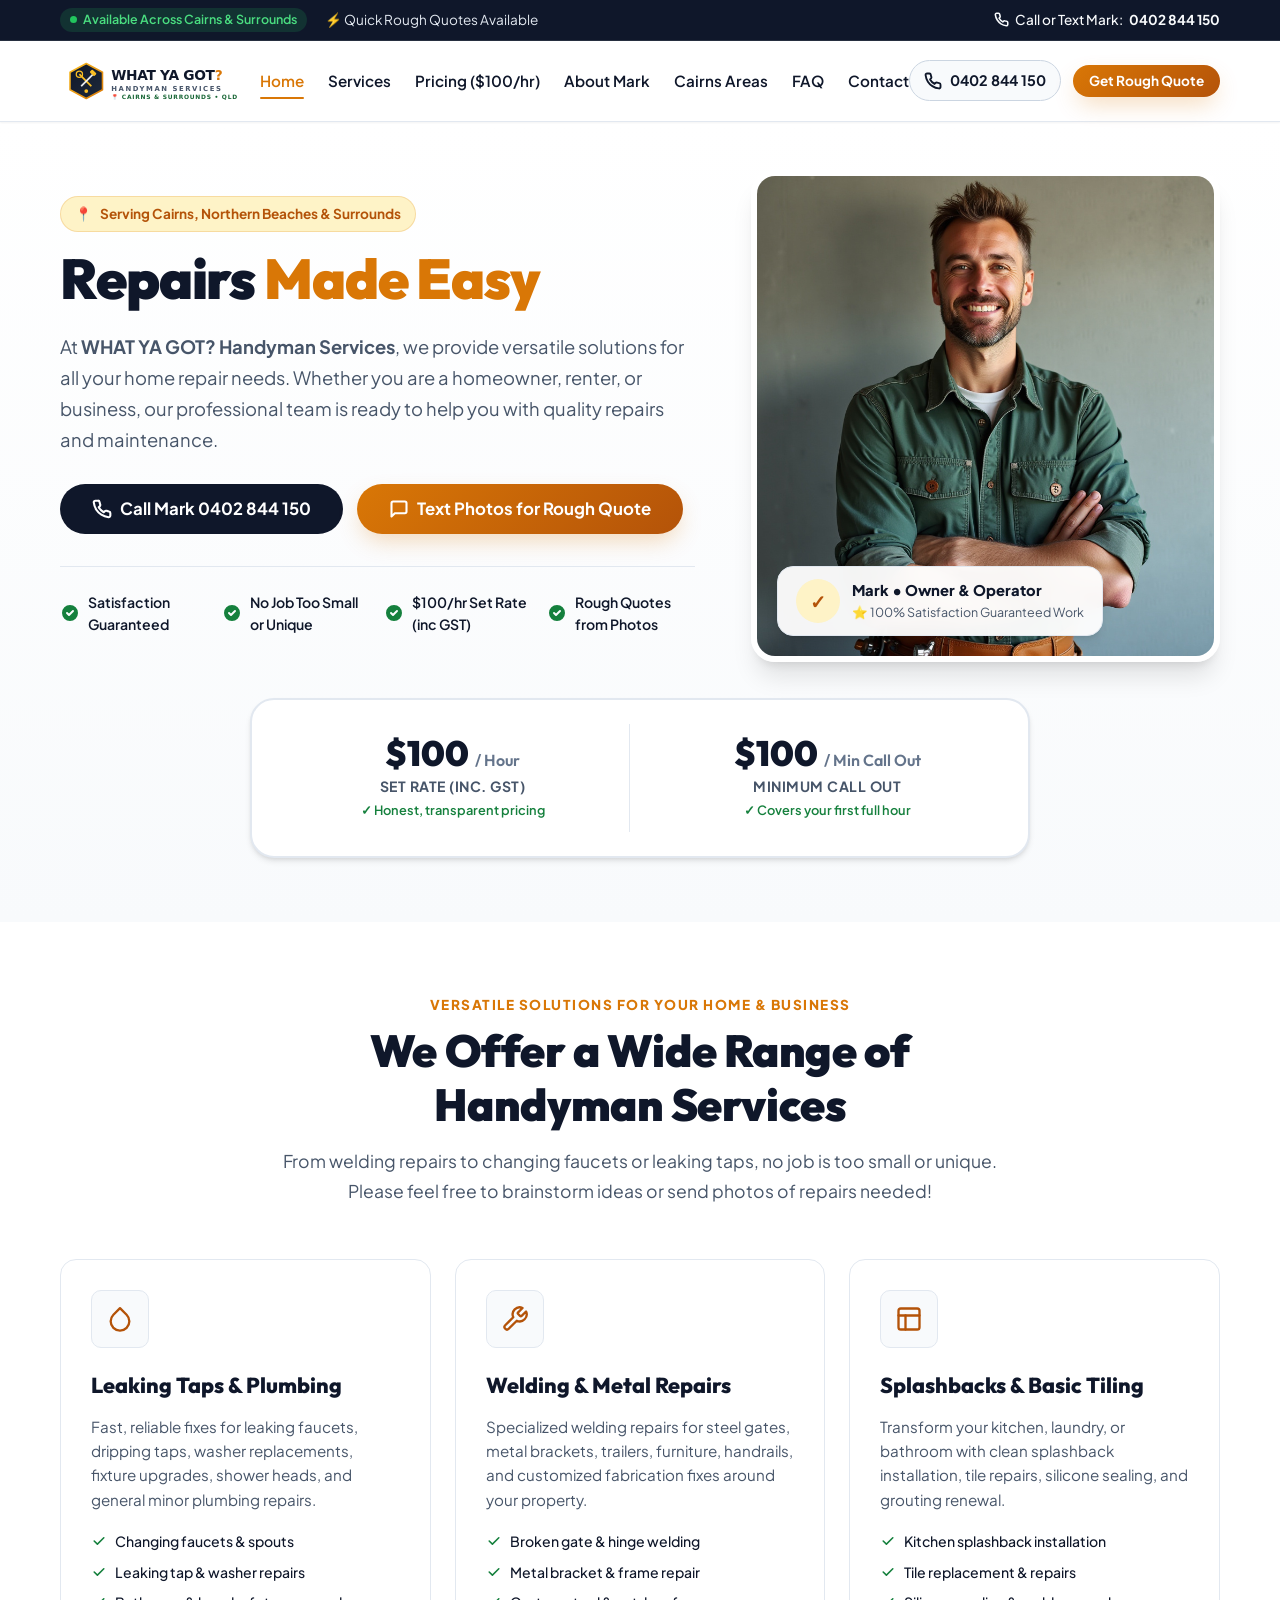
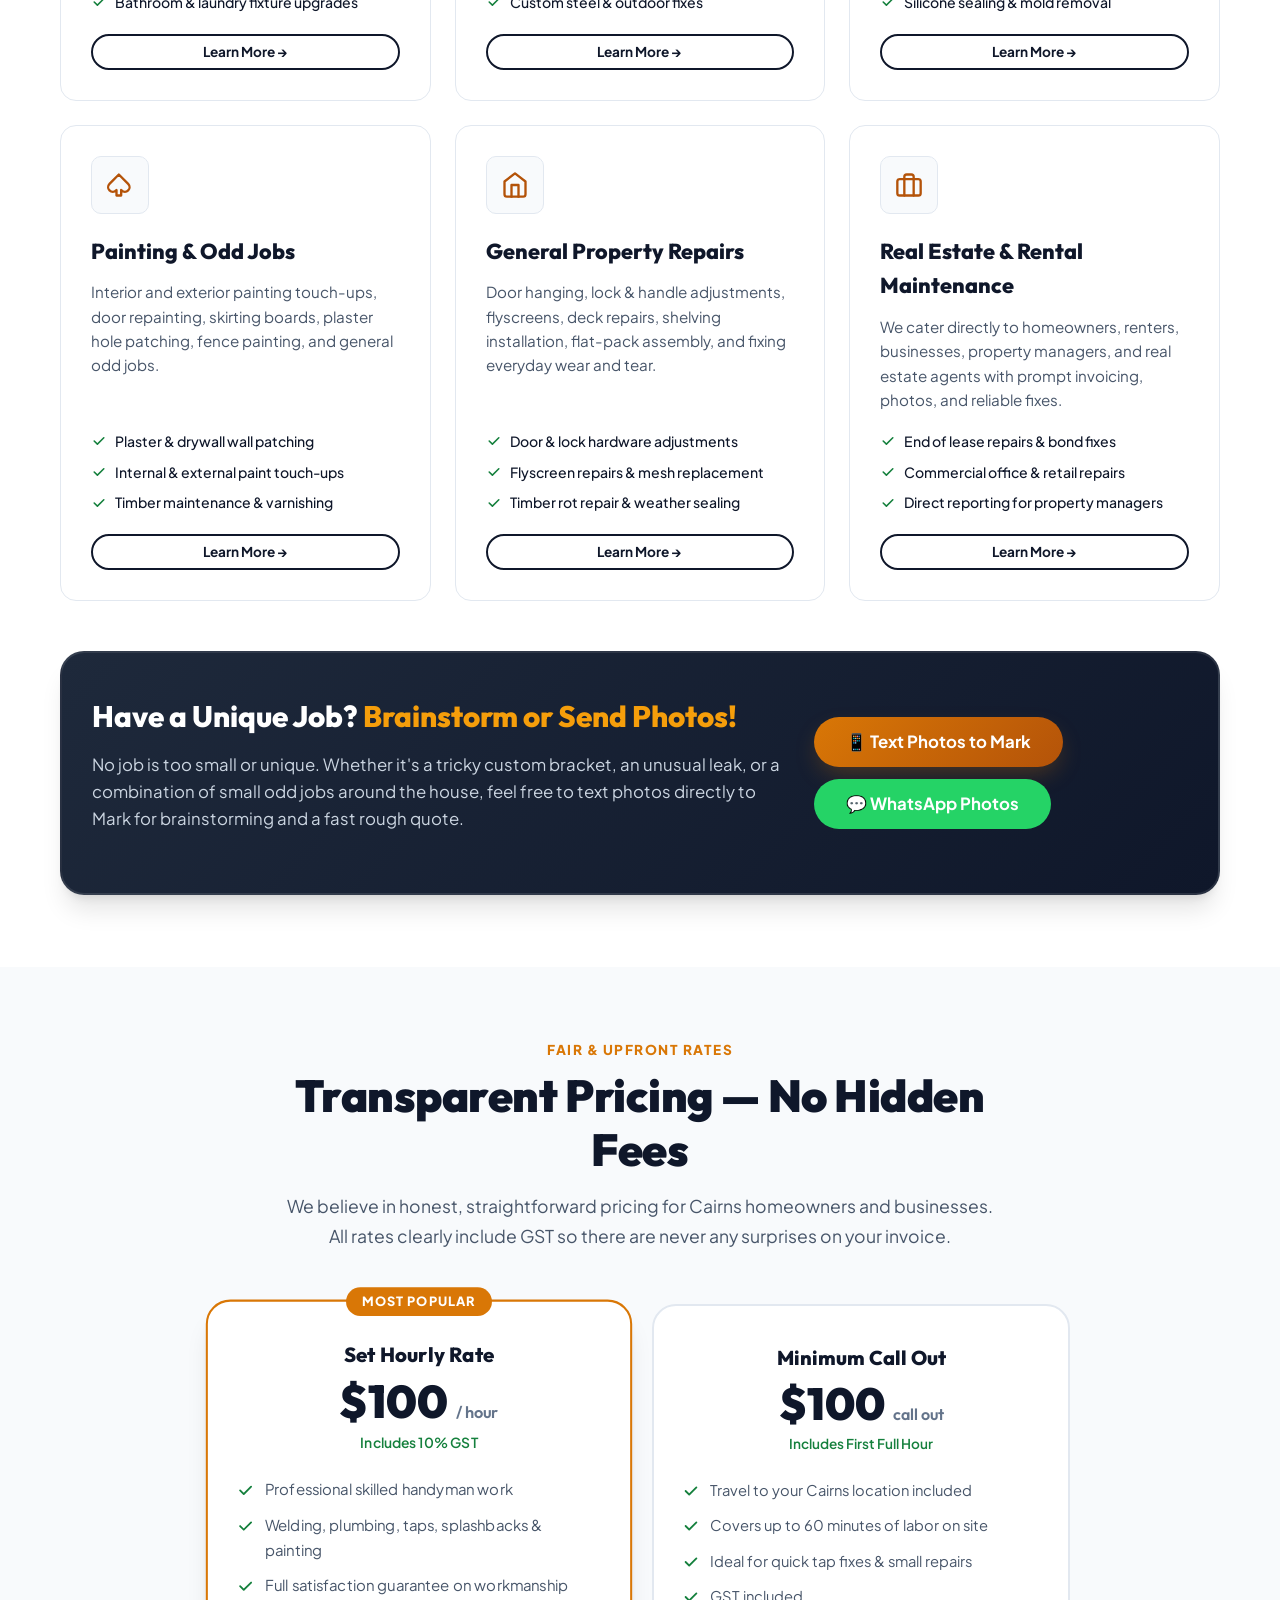
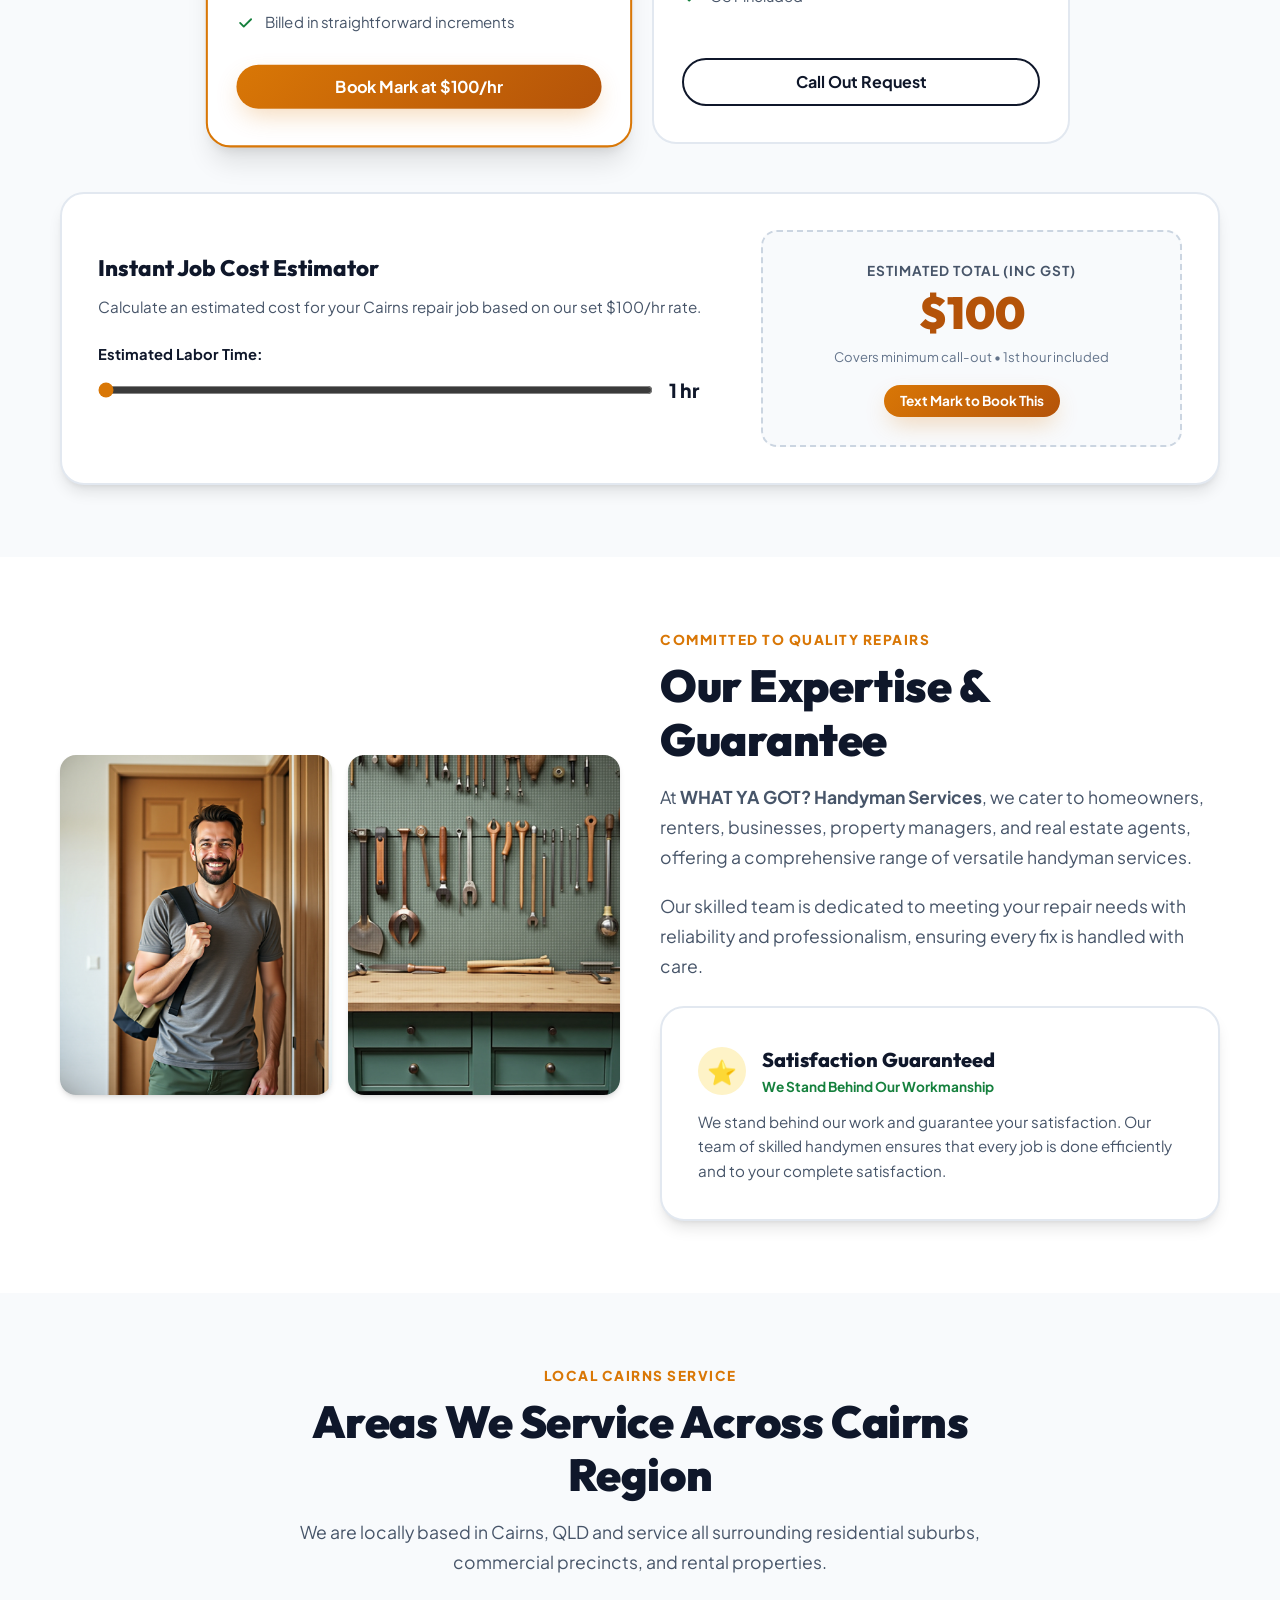
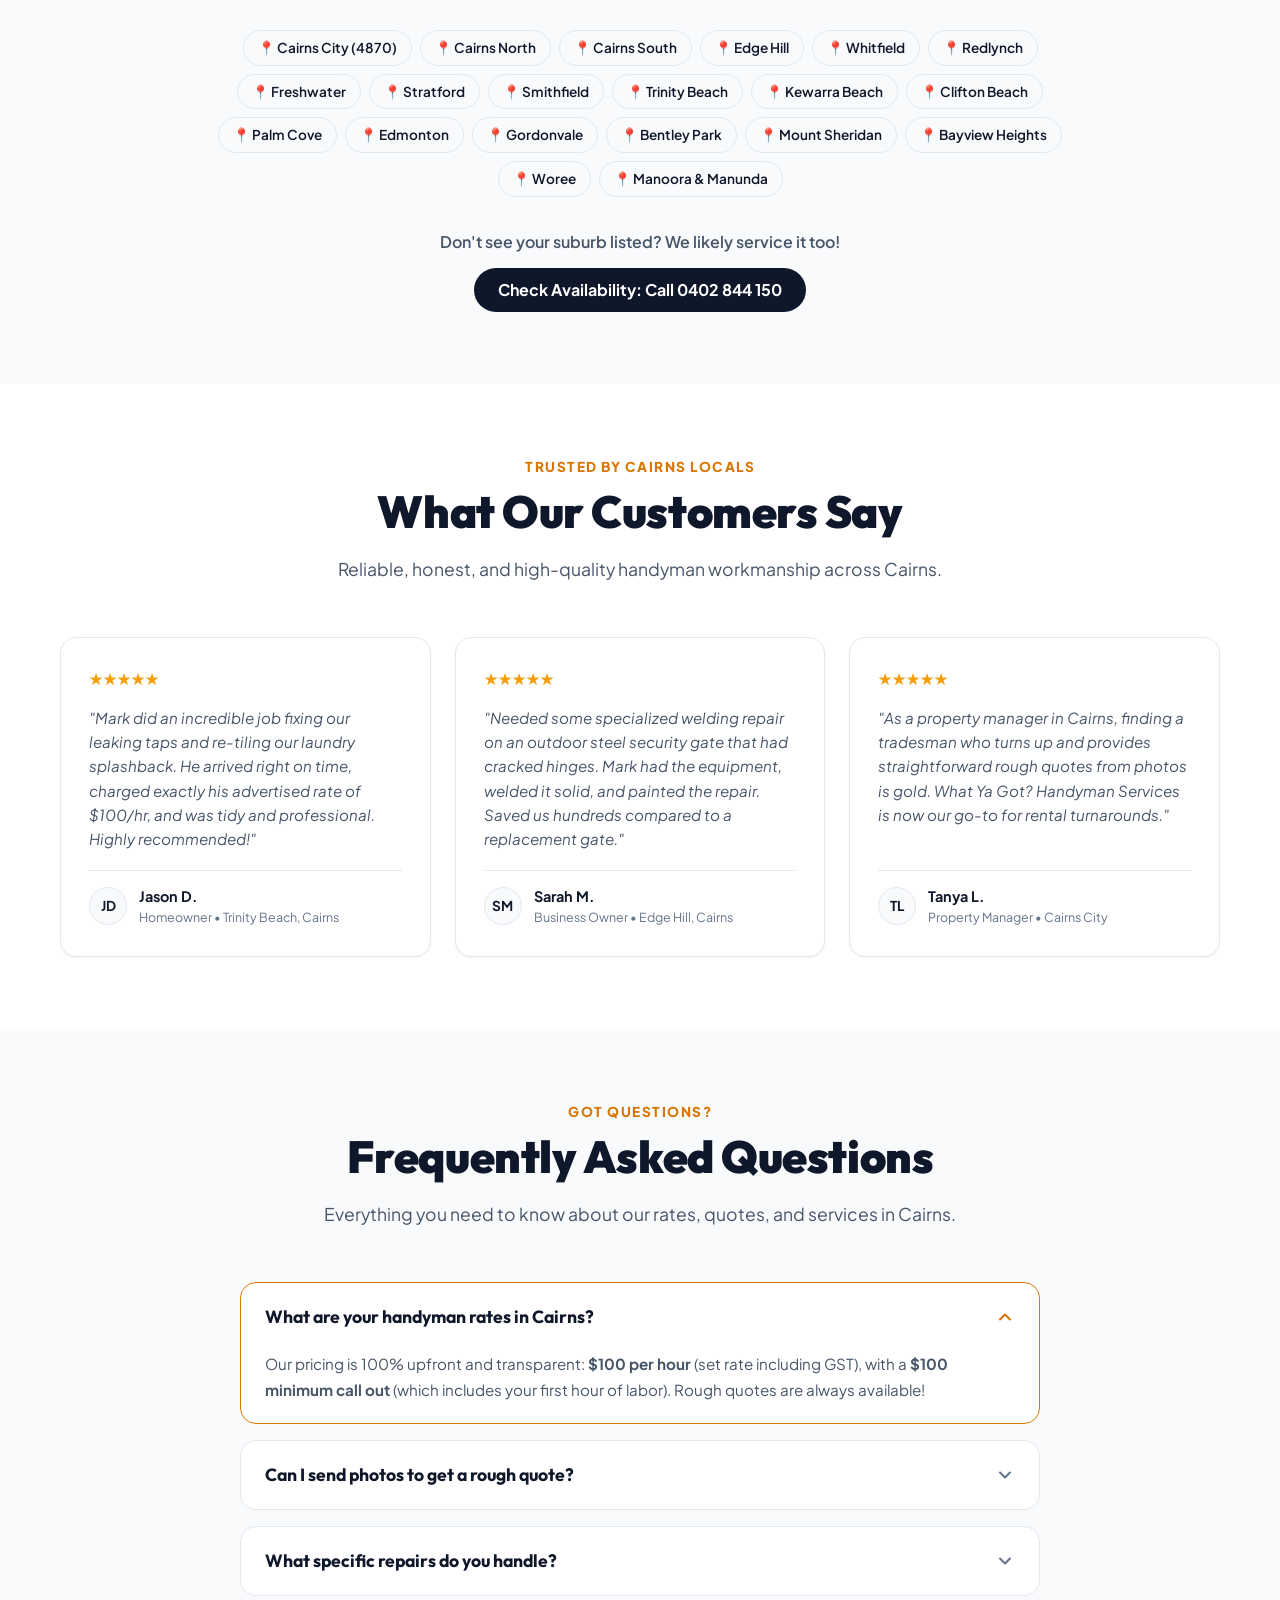
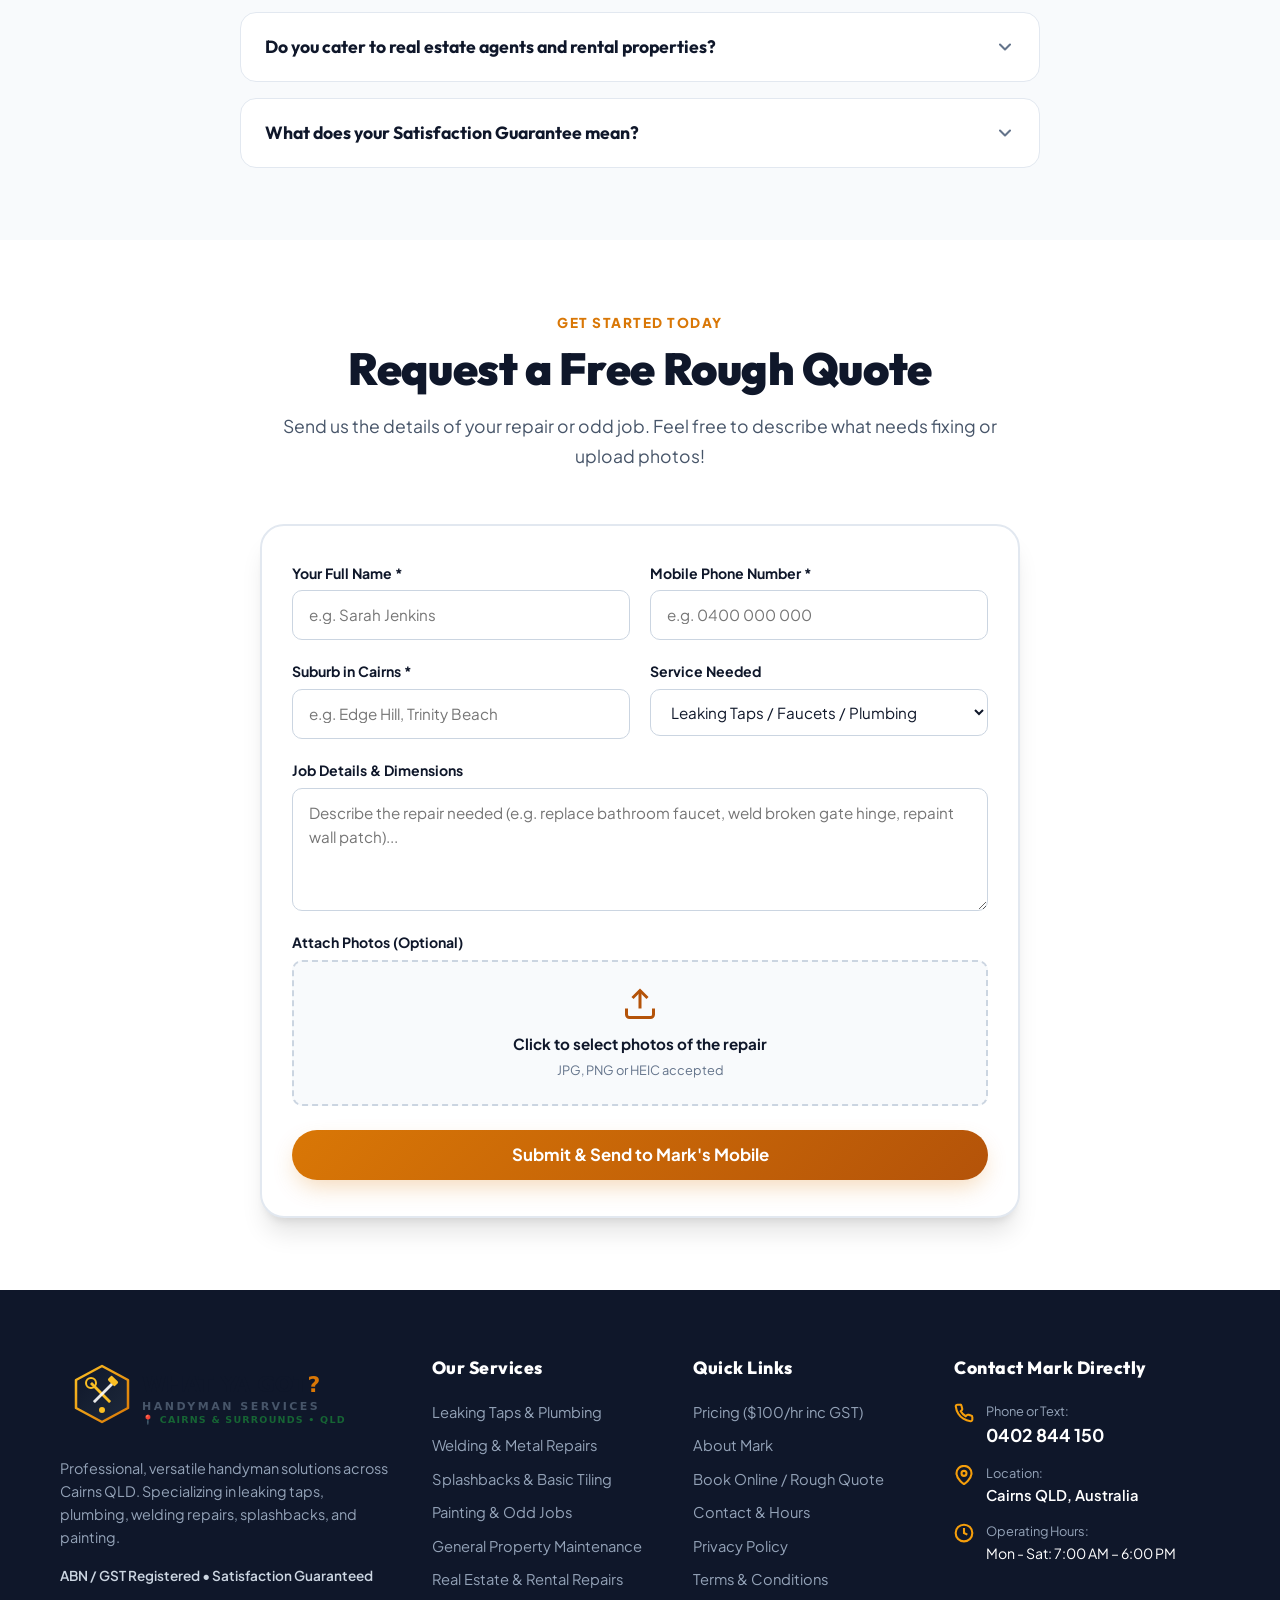
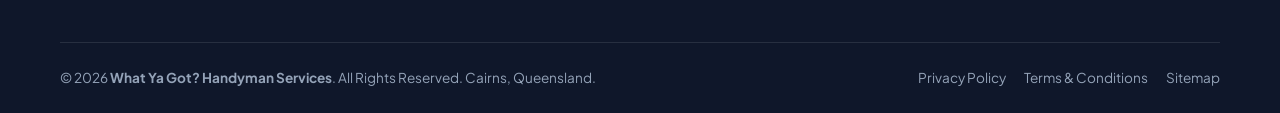
<file: index.html>
<!DOCTYPE html>
<html lang="en">
<head>
  <meta charset="UTF-8">
  <meta name="viewport" content="width=device-width, initial-scale=1.0">
  <title>Handyman Cairns | What Ya Got? Handyman Services | Call Mark 0402 844 150</title>
  <meta name="description" content="Looking for a reliable handyman in Cairns? What Ya Got? Handyman Services provides quality home repairs, leaking taps, plumbing, welding, splashbacks, and painting. Transparent $100/hr inc GST. Call or text Mark on 0402 844 150 for a rough quote today!">
  <meta name="keywords" content="handyman cairns, handyman services cairns qld, property repairs cairns, leaking taps cairns, welding repairs cairns, splashbacks cairns, painter cairns, home maintenance cairns, what ya got handyman">
  <meta name="author" content="What Ya Got? Handyman Services">
  <meta name="robots" content="index, follow">
  <link rel="canonical" href="https://www.whatyagothandymanservices.com/">

  <!-- Open Graph / Facebook -->
  <meta property="og:type" content="website">
  <meta property="og:url" content="https://www.whatyagothandymanservices.com/">
  <meta property="og:title" content="What Ya Got? Handyman Services | Cairns QLD">
  <meta property="og:description" content="Repairs Made Easy. Plumbing, leaking taps, splashbacks, painting, welding repairs and odd jobs in Cairns. Transparent $100/hr inc GST. Satisfaction Guaranteed!">
  <meta property="og:image" content="https://www.whatyagothandymanservices.com/assets/images/mark-hero.jpg">
  <meta property="og:locale" content="en_AU">

  <!-- Twitter Card -->
  <meta name="twitter:card" content="summary_large_image">
  <meta name="twitter:title" content="What Ya Got? Handyman Services - Cairns QLD">
  <meta name="twitter:description" content="Reliable, versatile handyman solutions in Cairns. Welding repairs, leaking taps, splashbacks, painting. Call Mark 0402 844 150.">
  <meta name="twitter:image" content="https://www.whatyagothandymanservices.com/assets/images/mark-hero.jpg">

  <!-- Fonts & Stylesheet -->
  <link rel="preconnect" href="https://fonts.googleapis.com">
  <link rel="preconnect" href="https://fonts.gstatic.com" crossorigin>
  <link href="https://fonts.googleapis.com/css2?family=Outfit:wght@600;700;800;900&family=Plus+Jakarta+Sans:wght@400;500;600;700;800&display=swap" rel="stylesheet">
  <link rel="stylesheet" href="assets/css/style.css">

  <!-- Favicon / Brand Icon -->
  <link rel="icon" type="image/svg+xml" href="assets/images/logo.svg">

  <!-- Schema.org Structured Data (JSON-LD) for Local SEO & Rich Snippets -->
  <script type="application/ld+json">
  {
    "@context": "https://schema.org",
    "@graph": [
      {
        "@type": "HomeAndConstructionBusiness",
        "@id": "https://www.whatyagothandymanservices.com/#business",
        "name": "What Ya Got? Handyman Services",
        "alternateName": "What Ya Got Handyman Services Cairns",
        "image": "https://www.whatyagothandymanservices.com/assets/images/mark-hero.jpg",
        "logo": "https://www.whatyagothandymanservices.com/assets/images/logo.svg",
        "telephone": "+61 402 844 150",
        "url": "https://www.whatyagothandymanservices.com/",
        "priceRange": "$$",
        "currenciesAccepted": "AUD",
        "paymentAccepted": "Cash, Credit Card, Direct Debit",
        "address": {
          "@type": "PostalAddress",
          "addressLocality": "Cairns",
          "addressRegion": "QLD",
          "postalCode": "4870",
          "addressCountry": "AU"
        },
        "geo": {
          "@type": "GeoCoordinates",
          "latitude": -16.9203,
          "longitude": 145.7710
        },
        "founder": {
          "@type": "Person",
          "name": "Mark"
        },
        "description": "At WHAT YA GOT? Handyman Services, we provide versatile solutions for all your home repair needs in Cairns, QLD. Whether you are a homeowner, renter, or business, our professional team is ready to help you with quality repairs and maintenance.",
        "areaServed": [
          "Cairns",
          "Cairns North",
          "Cairns South",
          "Edge Hill",
          "Whitfield",
          "Redlynch",
          "Freshwater",
          "Stratford",
          "Smithfield",
          "Trinity Beach",
          "Kewarra Beach",
          "Clifton Beach",
          "Palm Cove",
          "Edmonton",
          "Gordonvale",
          "Bentley Park",
          "Mount Sheridan"
        ],
        "openingHoursSpecification": [
          {
            "@type": "OpeningHoursSpecification",
            "dayOfWeek": ["Monday", "Tuesday", "Wednesday", "Thursday", "Friday", "Saturday"],
            "opens": "07:00",
            "closes": "18:00"
          }
        ],
        "hasOfferCatalog": {
          "@type": "OfferCatalog",
          "name": "Handyman Services Cairns",
          "itemListElement": [
            {
              "@type": "Offer",
              "itemOffered": {
                "@type": "Service",
                "name": "Plumbing & Leaking Tap Repairs",
                "description": "Changing faucets, repairing leaking taps, shower heads and general plumbing maintenance."
              },
              "price": "100.00",
              "priceCurrency": "AUD"
            },
            {
              "@type": "Offer",
              "itemOffered": {
                "@type": "Service",
                "name": "Welding & Metal Repairs",
                "description": "Onsite welding repairs, gate fixes, brackets and custom fabrication repairs."
              },
              "price": "100.00",
              "priceCurrency": "AUD"
            },
            {
              "@type": "Offer",
              "itemOffered": {
                "@type": "Service",
                "name": "Splashbacks & Basic Tiling",
                "description": "Kitchen and laundry splashback installations, tile repairs, and regrouting."
              },
              "price": "100.00",
              "priceCurrency": "AUD"
            },
            {
              "@type": "Offer",
              "itemOffered": {
                "@type": "Service",
                "name": "Painting & Odd Jobs",
                "description": "Interior and exterior painting touch-ups, patch repairs, and home maintenance odd jobs."
              },
              "price": "100.00",
              "priceCurrency": "AUD"
            }
          ]
        }
      },
      {
        "@type": "FAQPage",
        "@id": "https://www.whatyagothandymanservices.com/#faq",
        "mainEntity": [
          {
            "@type": "Question",
            "name": "What are your handyman rates in Cairns?",
            "acceptedAnswer": {
              "@type": "Answer",
              "text": "Our rates are transparent and straightforward: $100 per hour (set rate including GST) with a $100 minimum call-out (which covers your first hour). Rough quotes are always available!"
            }
          },
          {
            "@type": "Question",
            "name": "Can I get a rough quote from photos?",
            "acceptedAnswer": {
              "@type": "Answer",
              "text": "Yes, absolutely! Please feel free to brainstorm ideas or send photos of repairs needed directly to Mark at 0402 844 150 via SMS, WhatsApp, or through our online quote form."
            }
          },
          {
            "@type": "Question",
            "name": "What areas in Cairns do you service?",
            "acceptedAnswer": {
              "@type": "Answer",
              "text": "We service all areas across Cairns and surrounding suburbs, including Cairns North, Edge Hill, Whitfield, Redlynch, Stratford, Freshwater, Smithfield, Trinity Beach, Kewarra Beach, Palm Cove, Edmonton, Mount Sheridan, and Gordonvale."
            }
          },
          {
            "@type": "Question",
            "name": "Do you work for real estate agents and property managers?",
            "acceptedAnswer": {
              "@type": "Answer",
              "text": "Yes, we frequently cater to homeowners, renters, businesses, property managers, and real estate agents for routine repairs, bond inspections, tenant turnarounds, and general maintenance."
            }
          },
          {
            "@type": "Question",
            "name": "Is your work guaranteed?",
            "acceptedAnswer": {
              "@type": "Answer",
              "text": "Satisfaction Guaranteed. We stand behind our work and guarantee your satisfaction. Our team of skilled handymen ensures that every job is done efficiently and to your complete satisfaction."
            }
          }
        ]
      }
    ]
  }
  </script>
</head>
<body>

  <!-- Top Announcement Bar -->
  <div class="top-bar">
    <div class="container">
      <div class="top-bar-left">
        <span class="badge-status"><span class="pulse-dot"></span> Available Across Cairns &amp; Surrounds</span>
        <span>⚡ Quick Rough Quotes Available</span>
      </div>
      <div class="top-bar-right">
        <a href="tel:0402844150">
          <svg width="15" height="15" viewBox="0 0 24 24" fill="none" stroke="currentColor" stroke-width="2.5" stroke-linecap="round" stroke-linejoin="round"><path d="M22 16.92v3a2 2 0 0 1-2.18 2 19.79 19.79 0 0 1-8.63-3.07 19.5 19.5 0 0 1-6-6 19.79 19.79 0 0 1-3.07-8.67A2 2 0 0 1 4.11 2h3a2 2 0 0 1 2 1.72 12.84 12.84 0 0 0 .7 2.81 2 2 0 0 1-.45 2.11L8.09 9.91a16 16 0 0 0 6 6l1.27-1.27a2 2 0 0 1 2.11-.45 12.84 12.84 0 0 0 2.81.7A2 2 0 0 1 22 16.92z"></path></svg>
          Call or Text Mark: <strong>0402 844 150</strong>
        </a>
      </div>
    </div>
  </div>

  <!-- Main Sticky Header -->
  <header class="site-header">
    <div class="container">
      <div class="header-inner">
        <!-- Brand Logo -->
        <a href="index.html" class="logo-link" aria-label="What Ya Got? Handyman Services Home">
          <img src="assets/images/logo.svg" alt="What Ya Got? Handyman Services Cairns" class="logo-img" width="300" height="75">
        </a>

        <!-- Desktop Navigation Links -->
        <nav class="nav-desktop" aria-label="Main Navigation">
          <a href="index.html" class="nav-link active">Home</a>
          <a href="services.html" class="nav-link">Services</a>
          <a href="pricing.html" class="nav-link">Pricing ($100/hr)</a>
          <a href="about.html" class="nav-link">About Mark</a>
          <a href="#areas" class="nav-link">Cairns Areas</a>
          <a href="#faq" class="nav-link">FAQ</a>
          <a href="contact.html" class="nav-link">Contact</a>
        </nav>

        <!-- Header Actions -->
        <div class="header-actions">
          <a href="tel:0402844150" class="btn-phone-header">
            <svg width="18" height="18" viewBox="0 0 24 24" fill="none" stroke="currentColor" stroke-width="2.5" stroke-linecap="round" stroke-linejoin="round"><path d="M22 16.92v3a2 2 0 0 1-2.18 2 19.79 19.79 0 0 1-8.63-3.07 19.5 19.5 0 0 1-6-6 19.79 19.79 0 0 1-3.07-8.67A2 2 0 0 1 4.11 2h3a2 2 0 0 1 2 1.72 12.84 12.84 0 0 0 .7 2.81 2 2 0 0 1-.45 2.11L8.09 9.91a16 16 0 0 0 6 6l1.27-1.27a2 2 0 0 1 2.11-.45 12.84 12.84 0 0 0 2.81.7A2 2 0 0 1 22 16.92z"></path></svg>
            <span>0402&nbsp;844&nbsp;150</span>
          </a>
          <a href="book-online.html" class="btn btn-sm btn-primary">Get Rough Quote</a>
          <button id="hamburger-btn" class="hamburger-btn" aria-label="Toggle navigation menu">
            <span class="hamburger-line"></span>
            <span class="hamburger-line"></span>
            <span class="hamburger-line"></span>
          </button>
        </div>
      </div>
    </div>
  </header>

  <!-- Mobile Drawer Menu -->
  <div id="mobile-nav" class="mobile-nav" aria-hidden="true">
    <div class="mobile-nav-panel">
      <div class="mobile-nav-header">
        <img src="assets/images/logo.svg" alt="What Ya Got?" height="40">
        <button id="mobile-close-btn" class="mobile-close-btn" aria-label="Close menu">&times;</button>
      </div>
      <div class="mobile-nav-links">
        <a href="index.html" class="mobile-nav-link">Home <span>&rarr;</span></a>
        <a href="services.html" class="mobile-nav-link">All Services <span>&rarr;</span></a>
        <a href="pricing.html" class="mobile-nav-link">Pricing ($100/hr) <span>&rarr;</span></a>
        <a href="about.html" class="mobile-nav-link">About Mark <span>&rarr;</span></a>
        <a href="#areas" class="mobile-nav-link">Areas We Service <span>&rarr;</span></a>
        <a href="#faq" class="mobile-nav-link">FAQ <span>&rarr;</span></a>
        <a href="contact.html" class="mobile-nav-link">Contact &amp; Hours <span>&rarr;</span></a>
      </div>
      <div style="margin-top:auto; display:flex; flex-direction:column; gap:10px;">
        <a href="tel:0402844150" class="btn btn-secondary btn-full">📞 Call Mark 0402 844 150</a>
        <a href="sms:0402844150?body=Hi%20Mark,%20I'd%20like%20a%20rough%20quote%20for%20a%20repair%20in%20Cairns" class="btn btn-primary btn-full">📱 Text Mark with Photos</a>
      </div>
    </div>
  </div>

  <main>
    <!-- Hero Section -->
    <section class="hero" id="home">
      <div class="container">
        <div class="hero-grid">
          <!-- Text Content -->
          <div class="hero-content">
            <div class="hero-tag">
              <span>📍</span> Serving Cairns, Northern Beaches &amp; Surrounds
            </div>
            <h1 class="hero-title">
              Repairs <span class="highlight">Made Easy</span>
            </h1>
            <p class="hero-description">
              At <strong>WHAT YA GOT? Handyman Services</strong>, we provide versatile solutions for all your home repair needs. Whether you are a homeowner, renter, or business, our professional team is ready to help you with quality repairs and maintenance.
            </p>
            <div class="hero-actions">
              <a href="tel:0402844150" class="btn btn-lg btn-secondary">
                <svg width="20" height="20" viewBox="0 0 24 24" fill="none" stroke="currentColor" stroke-width="2.5" stroke-linecap="round" stroke-linejoin="round"><path d="M22 16.92v3a2 2 0 0 1-2.18 2 19.79 19.79 0 0 1-8.63-3.07 19.5 19.5 0 0 1-6-6 19.79 19.79 0 0 1-3.07-8.67A2 2 0 0 1 4.11 2h3a2 2 0 0 1 2 1.72 12.84 12.84 0 0 0 .7 2.81 2 2 0 0 1-.45 2.11L8.09 9.91a16 16 0 0 0 6 6l1.27-1.27a2 2 0 0 1 2.11-.45 12.84 12.84 0 0 0 2.81.7A2 2 0 0 1 22 16.92z"></path></svg>
                Call Mark 0402 844 150
              </a>
              <a href="sms:0402844150?body=Hi%20Mark,%20I%20have%20a%20repair%20needed%20in%20Cairns.%20Here%20are%20details:" class="btn btn-lg btn-primary">
                <svg width="20" height="20" viewBox="0 0 24 24" fill="none" stroke="currentColor" stroke-width="2.5" stroke-linecap="round" stroke-linejoin="round"><path d="M21 15a2 2 0 0 1-2 2H7l-4 4V5a2 2 0 0 1 2-2h14a2 2 0 0 1 2 2z"></path></svg>
                Text Photos for Rough Quote
              </a>
            </div>

            <!-- Features Trust Indicators -->
            <div class="hero-features">
              <div class="hero-feat-item">
                <svg class="hero-feat-icon" viewBox="0 0 20 20" fill="currentColor"><path fill-rule="evenodd" d="M10 18a8 8 0 100-16 8 8 0 000 16zm3.707-9.293a1 1 0 00-1.414-1.414L9 10.586 7.707 9.293a1 1 0 00-1.414 1.414l2 2a1 1 0 001.414 0l4-4z" clip-rule="evenodd"/></svg>
                <span>Satisfaction Guaranteed</span>
              </div>
              <div class="hero-feat-item">
                <svg class="hero-feat-icon" viewBox="0 0 20 20" fill="currentColor"><path fill-rule="evenodd" d="M10 18a8 8 0 100-16 8 8 0 000 16zm3.707-9.293a1 1 0 00-1.414-1.414L9 10.586 7.707 9.293a1 1 0 00-1.414 1.414l2 2a1 1 0 001.414 0l4-4z" clip-rule="evenodd"/></svg>
                <span>No Job Too Small or Unique</span>
              </div>
              <div class="hero-feat-item">
                <svg class="hero-feat-icon" viewBox="0 0 20 20" fill="currentColor"><path fill-rule="evenodd" d="M10 18a8 8 0 100-16 8 8 0 000 16zm3.707-9.293a1 1 0 00-1.414-1.414L9 10.586 7.707 9.293a1 1 0 00-1.414 1.414l2 2a1 1 0 001.414 0l4-4z" clip-rule="evenodd"/></svg>
                <span>$100/hr Set Rate (inc GST)</span>
              </div>
              <div class="hero-feat-item">
                <svg class="hero-feat-icon" viewBox="0 0 20 20" fill="currentColor"><path fill-rule="evenodd" d="M10 18a8 8 0 100-16 8 8 0 000 16zm3.707-9.293a1 1 0 00-1.414-1.414L9 10.586 7.707 9.293a1 1 0 00-1.414 1.414l2 2a1 1 0 001.414 0l4-4z" clip-rule="evenodd"/></svg>
                <span>Rough Quotes from Photos</span>
              </div>
            </div>
          </div>

          <!-- Hero Image Card -->
          <div class="hero-media">
            <div class="hero-image-card">
              <img src="assets/images/mark-hero.jpg" alt="Mark - What Ya Got? Handyman Services Cairns" class="hero-image" width="700" height="800" priority>
              <div class="hero-floating-badge">
                <div class="badge-avatar">✓</div>
                <div>
                  <div class="badge-text-title">Mark • Owner &amp; Operator</div>
                  <div class="badge-text-sub">⭐ 100% Satisfaction Guaranteed Work</div>
                </div>
              </div>
            </div>
          </div>
        </div>

        <!-- Transparent Rate Card Strip -->
        <div class="pricing-hero-strip">
          <div class="price-box">
            <div class="price-amount">$100 <span>/ Hour</span></div>
            <div class="price-label">Set Rate (inc. GST)</div>
            <div class="price-sub">✓ Honest, transparent pricing</div>
          </div>
          <div class="price-box">
            <div class="price-amount">$100 <span>/ Min Call Out</span></div>
            <div class="price-label">Minimum Call Out</div>
            <div class="price-sub">✓ Covers your first full hour</div>
          </div>
        </div>
      </div>
    </section>

    <!-- Services Overview Section -->
    <section class="section section-alt" id="services">
      <div class="container">
        <div class="section-header">
          <div class="section-subtitle">Versatile Solutions For Your Home &amp; Business</div>
          <h2 class="section-title">We Offer a Wide Range of Handyman Services</h2>
          <p class="section-desc">
            From welding repairs to changing faucets or leaking taps, no job is too small or unique. Please feel free to brainstorm ideas or send photos of repairs needed!
          </p>
        </div>

        <div class="services-grid">
          <!-- Service 1: Plumbing & Leaking Taps -->
          <article class="service-card">
            <div class="service-icon-wrap">
              <svg width="28" height="28" viewBox="0 0 24 24" fill="none" stroke="currentColor" stroke-width="2" stroke-linecap="round" stroke-linejoin="round"><path d="M12 2.69l5.66 5.66a8 8 0 1 1-11.31 0z"></path></svg>
            </div>
            <h3 class="service-title">Leaking Taps &amp; Plumbing</h3>
            <p class="service-text">
              Fast, reliable fixes for leaking faucets, dripping taps, washer replacements, fixture upgrades, shower heads, and general minor plumbing repairs.
            </p>
            <ul class="service-list">
              <li class="service-list-item">
                <svg viewBox="0 0 20 20" fill="currentColor"><path fill-rule="evenodd" d="M16.707 5.293a1 1 0 010 1.414l-8 8a1 1 0 01-1.414 0l-4-4a1 1 0 011.414-1.414L8 12.586l7.293-7.293a1 1 0 011.414 0z" clip-rule="evenodd"/></svg>
                Changing faucets &amp; spouts
              </li>
              <li class="service-list-item">
                <svg viewBox="0 0 20 20" fill="currentColor"><path fill-rule="evenodd" d="M16.707 5.293a1 1 0 010 1.414l-8 8a1 1 0 01-1.414 0l-4-4a1 1 0 011.414-1.414L8 12.586l7.293-7.293a1 1 0 011.414 0z" clip-rule="evenodd"/></svg>
                Leaking tap &amp; washer repairs
              </li>
              <li class="service-list-item">
                <svg viewBox="0 0 20 20" fill="currentColor"><path fill-rule="evenodd" d="M16.707 5.293a1 1 0 010 1.414l-8 8a1 1 0 01-1.414 0l-4-4a1 1 0 011.414-1.414L8 12.586l7.293-7.293a1 1 0 011.414 0z" clip-rule="evenodd"/></svg>
                Bathroom &amp; laundry fixture upgrades
              </li>
            </ul>
            <a href="services.html#plumbing" class="btn btn-sm btn-outline" style="margin-top:auto;">Learn More &rarr;</a>
          </article>

          <!-- Service 2: Welding Repairs -->
          <article class="service-card">
            <div class="service-icon-wrap">
              <svg width="28" height="28" viewBox="0 0 24 24" fill="none" stroke="currentColor" stroke-width="2" stroke-linecap="round" stroke-linejoin="round"><path d="M14.7 6.3a1 1 0 0 0 0 1.4l1.6 1.6a1 1 0 0 0 1.4 0l3.77-3.77a6 6 0 0 1-7.94 7.94l-6.91 6.91a2.12 2.12 0 0 1-3-3l6.91-6.91a6 6 0 0 1 7.94-7.94l-3.76 3.76z"></path></svg>
            </div>
            <h3 class="service-title">Welding &amp; Metal Repairs</h3>
            <p class="service-text">
              Specialized welding repairs for steel gates, metal brackets, trailers, furniture, handrails, and customized fabrication fixes around your property.
            </p>
            <ul class="service-list">
              <li class="service-list-item">
                <svg viewBox="0 0 20 20" fill="currentColor"><path fill-rule="evenodd" d="M16.707 5.293a1 1 0 010 1.414l-8 8a1 1 0 01-1.414 0l-4-4a1 1 0 011.414-1.414L8 12.586l7.293-7.293a1 1 0 011.414 0z" clip-rule="evenodd"/></svg>
                Broken gate &amp; hinge welding
              </li>
              <li class="service-list-item">
                <svg viewBox="0 0 20 20" fill="currentColor"><path fill-rule="evenodd" d="M16.707 5.293a1 1 0 010 1.414l-8 8a1 1 0 01-1.414 0l-4-4a1 1 0 011.414-1.414L8 12.586l7.293-7.293a1 1 0 011.414 0z" clip-rule="evenodd"/></svg>
                Metal bracket &amp; frame repair
              </li>
              <li class="service-list-item">
                <svg viewBox="0 0 20 20" fill="currentColor"><path fill-rule="evenodd" d="M16.707 5.293a1 1 0 010 1.414l-8 8a1 1 0 01-1.414 0l-4-4a1 1 0 011.414-1.414L8 12.586l7.293-7.293a1 1 0 011.414 0z" clip-rule="evenodd"/></svg>
                Custom steel &amp; outdoor fixes
              </li>
            </ul>
            <a href="services.html#welding" class="btn btn-sm btn-outline" style="margin-top:auto;">Learn More &rarr;</a>
          </article>

          <!-- Service 3: Splashbacks & Basic Tiling -->
          <article class="service-card">
            <div class="service-icon-wrap">
              <svg width="28" height="28" viewBox="0 0 24 24" fill="none" stroke="currentColor" stroke-width="2" stroke-linecap="round" stroke-linejoin="round"><rect x="3" y="3" width="18" height="18" rx="2" ry="2"></rect><line x1="3" y1="9" x2="21" y2="9"></line><line x1="9" y1="21" x2="9" y2="9"></line></svg>
            </div>
            <h3 class="service-title">Splashbacks &amp; Basic Tiling</h3>
            <p class="service-text">
              Transform your kitchen, laundry, or bathroom with clean splashback installation, tile repairs, silicone sealing, and grouting renewal.
            </p>
            <ul class="service-list">
              <li class="service-list-item">
                <svg viewBox="0 0 20 20" fill="currentColor"><path fill-rule="evenodd" d="M16.707 5.293a1 1 0 010 1.414l-8 8a1 1 0 01-1.414 0l-4-4a1 1 0 011.414-1.414L8 12.586l7.293-7.293a1 1 0 011.414 0z" clip-rule="evenodd"/></svg>
                Kitchen splashback installation
              </li>
              <li class="service-list-item">
                <svg viewBox="0 0 20 20" fill="currentColor"><path fill-rule="evenodd" d="M16.707 5.293a1 1 0 010 1.414l-8 8a1 1 0 01-1.414 0l-4-4a1 1 0 011.414-1.414L8 12.586l7.293-7.293a1 1 0 011.414 0z" clip-rule="evenodd"/></svg>
                Tile replacement &amp; repairs
              </li>
              <li class="service-list-item">
                <svg viewBox="0 0 20 20" fill="currentColor"><path fill-rule="evenodd" d="M16.707 5.293a1 1 0 010 1.414l-8 8a1 1 0 01-1.414 0l-4-4a1 1 0 011.414-1.414L8 12.586l7.293-7.293a1 1 0 011.414 0z" clip-rule="evenodd"/></svg>
                Silicone sealing &amp; mold removal
              </li>
            </ul>
            <a href="services.html#splashbacks" class="btn btn-sm btn-outline" style="margin-top:auto;">Learn More &rarr;</a>
          </article>

          <!-- Service 4: Painting & Odd Jobs -->
          <article class="service-card">
            <div class="service-icon-wrap">
              <svg width="28" height="28" viewBox="0 0 24 24" fill="none" stroke="currentColor" stroke-width="2" stroke-linecap="round" stroke-linejoin="round"><path d="M19 11l-8-8-8 8a4 4 0 0 0 5.66 5.66l.34-.34v4.68h4v-4.68l.34.34A4 4 0 0 0 19 11z"></path></svg>
            </div>
            <h3 class="service-title">Painting &amp; Odd Jobs</h3>
            <p class="service-text">
              Interior and exterior painting touch-ups, door repainting, skirting boards, plaster hole patching, fence painting, and general odd jobs.
            </p>
            <ul class="service-list">
              <li class="service-list-item">
                <svg viewBox="0 0 20 20" fill="currentColor"><path fill-rule="evenodd" d="M16.707 5.293a1 1 0 010 1.414l-8 8a1 1 0 01-1.414 0l-4-4a1 1 0 011.414-1.414L8 12.586l7.293-7.293a1 1 0 011.414 0z" clip-rule="evenodd"/></svg>
                Plaster &amp; drywall wall patching
              </li>
              <li class="service-list-item">
                <svg viewBox="0 0 20 20" fill="currentColor"><path fill-rule="evenodd" d="M16.707 5.293a1 1 0 010 1.414l-8 8a1 1 0 01-1.414 0l-4-4a1 1 0 011.414-1.414L8 12.586l7.293-7.293a1 1 0 011.414 0z" clip-rule="evenodd"/></svg>
                Internal &amp; external paint touch-ups
              </li>
              <li class="service-list-item">
                <svg viewBox="0 0 20 20" fill="currentColor"><path fill-rule="evenodd" d="M16.707 5.293a1 1 0 010 1.414l-8 8a1 1 0 01-1.414 0l-4-4a1 1 0 011.414-1.414L8 12.586l7.293-7.293a1 1 0 011.414 0z" clip-rule="evenodd"/></svg>
                Timber maintenance &amp; varnishing
              </li>
            </ul>
            <a href="services.html#painting" class="btn btn-sm btn-outline" style="margin-top:auto;">Learn More &rarr;</a>
          </article>

          <!-- Service 5: General Home & Property Repairs -->
          <article class="service-card">
            <div class="service-icon-wrap">
              <svg width="28" height="28" viewBox="0 0 24 24" fill="none" stroke="currentColor" stroke-width="2" stroke-linecap="round" stroke-linejoin="round"><path d="M3 9l9-7 9 7v11a2 2 0 0 1-2 2H5a2 2 0 0 1-2-2z"></path><polyline points="9 22 9 12 15 12 15 22"></polyline></svg>
            </div>
            <h3 class="service-title">General Property Repairs</h3>
            <p class="service-text">
              Door hanging, lock &amp; handle adjustments, flyscreens, deck repairs, shelving installation, flat-pack assembly, and fixing everyday wear and tear.
            </p>
            <ul class="service-list">
              <li class="service-list-item">
                <svg viewBox="0 0 20 20" fill="currentColor"><path fill-rule="evenodd" d="M16.707 5.293a1 1 0 010 1.414l-8 8a1 1 0 01-1.414 0l-4-4a1 1 0 011.414-1.414L8 12.586l7.293-7.293a1 1 0 011.414 0z" clip-rule="evenodd"/></svg>
                Door &amp; lock hardware adjustments
              </li>
              <li class="service-list-item">
                <svg viewBox="0 0 20 20" fill="currentColor"><path fill-rule="evenodd" d="M16.707 5.293a1 1 0 010 1.414l-8 8a1 1 0 01-1.414 0l-4-4a1 1 0 011.414-1.414L8 12.586l7.293-7.293a1 1 0 011.414 0z" clip-rule="evenodd"/></svg>
                Flyscreen repairs &amp; mesh replacement
              </li>
              <li class="service-list-item">
                <svg viewBox="0 0 20 20" fill="currentColor"><path fill-rule="evenodd" d="M16.707 5.293a1 1 0 010 1.414l-8 8a1 1 0 01-1.414 0l-4-4a1 1 0 011.414-1.414L8 12.586l7.293-7.293a1 1 0 011.414 0z" clip-rule="evenodd"/></svg>
                Timber rot repair &amp; weather sealing
              </li>
            </ul>
            <a href="services.html#general" class="btn btn-sm btn-outline" style="margin-top:auto;">Learn More &rarr;</a>
          </article>

          <!-- Service 6: Real Estate & Commercial Maintenance -->
          <article class="service-card">
            <div class="service-icon-wrap">
              <svg width="28" height="28" viewBox="0 0 24 24" fill="none" stroke="currentColor" stroke-width="2" stroke-linecap="round" stroke-linejoin="round"><rect x="2" y="7" width="20" height="14" rx="2" ry="2"></rect><path d="M16 21V5a2 2 0 0 0-2-2h-4a2 2 0 0 0-2 2v16"></path></svg>
            </div>
            <h3 class="service-title">Real Estate &amp; Rental Maintenance</h3>
            <p class="service-text">
              We cater directly to homeowners, renters, businesses, property managers, and real estate agents with prompt invoicing, photos, and reliable fixes.
            </p>
            <ul class="service-list">
              <li class="service-list-item">
                <svg viewBox="0 0 20 20" fill="currentColor"><path fill-rule="evenodd" d="M16.707 5.293a1 1 0 010 1.414l-8 8a1 1 0 01-1.414 0l-4-4a1 1 0 011.414-1.414L8 12.586l7.293-7.293a1 1 0 011.414 0z" clip-rule="evenodd"/></svg>
                End of lease repairs &amp; bond fixes
              </li>
              <li class="service-list-item">
                <svg viewBox="0 0 20 20" fill="currentColor"><path fill-rule="evenodd" d="M16.707 5.293a1 1 0 010 1.414l-8 8a1 1 0 01-1.414 0l-4-4a1 1 0 011.414-1.414L8 12.586l7.293-7.293a1 1 0 011.414 0z" clip-rule="evenodd"/></svg>
                Commercial office &amp; retail repairs
              </li>
              <li class="service-list-item">
                <svg viewBox="0 0 20 20" fill="currentColor"><path fill-rule="evenodd" d="M16.707 5.293a1 1 0 010 1.414l-8 8a1 1 0 01-1.414 0l-4-4a1 1 0 011.414-1.414L8 12.586l7.293-7.293a1 1 0 011.414 0z" clip-rule="evenodd"/></svg>
                Direct reporting for property managers
              </li>
            </ul>
            <a href="services.html#commercial" class="btn btn-sm btn-outline" style="margin-top:auto;">Learn More &rarr;</a>
          </article>
        </div>

        <!-- "Brainstorm Ideas or Send Photos" Callout Banner -->
        <div class="photo-callout-banner">
          <div class="photo-callout-grid">
            <div>
              <h3 class="photo-callout-title">Have a Unique Job? <span>Brainstorm or Send Photos!</span></h3>
              <p class="photo-callout-desc">
                No job is too small or unique. Whether it's a tricky custom bracket, an unusual leak, or a combination of small odd jobs around the house, feel free to text photos directly to Mark for brainstorming and a fast rough quote.
              </p>
            </div>
            <div class="photo-actions">
              <a href="sms:0402844150?body=Hi%20Mark,%20here%20are%20photos%20of%20a%20repair%20needed:" class="btn btn-lg btn-primary">
                📱 Text Photos to Mark
              </a>
              <a href="https://wa.me/61402844150?text=Hi%20Mark%2C%20here%20are%20the%20photos%20for%20a%20repair%20rough%20quote%3A" target="_blank" class="btn btn-lg btn-whatsapp">
                💬 WhatsApp Photos
              </a>
            </div>
          </div>
        </div>
      </div>
    </section>

    <!-- Pricing Section & Interactive Estimator -->
    <section class="section" id="pricing">
      <div class="container">
        <div class="section-header">
          <div class="section-subtitle">Fair &amp; Upfront Rates</div>
          <h2 class="section-title">Transparent Pricing — No Hidden Fees</h2>
          <p class="section-desc">
            We believe in honest, straightforward pricing for Cairns homeowners and businesses. All rates clearly include GST so there are never any surprises on your invoice.
          </p>
        </div>

        <div class="pricing-cards-grid">
          <!-- Card 1: Standard Rate -->
          <div class="pricing-card featured">
            <span class="popular-badge">Most Popular</span>
            <div class="pricing-card-header">
              <h3 class="pricing-tier-name">Set Hourly Rate</h3>
              <div class="pricing-card-price">$100 <span>/ hour</span></div>
              <div class="pricing-card-note">Includes 10% GST</div>
            </div>
            <div class="pricing-card-features">
              <div class="pricing-feat-item">
                <svg viewBox="0 0 20 20" fill="currentColor"><path fill-rule="evenodd" d="M16.707 5.293a1 1 0 010 1.414l-8 8a1 1 0 01-1.414 0l-4-4a1 1 0 011.414-1.414L8 12.586l7.293-7.293a1 1 0 011.414 0z" clip-rule="evenodd"/></svg>
                <span>Professional skilled handyman work</span>
              </div>
              <div class="pricing-feat-item">
                <svg viewBox="0 0 20 20" fill="currentColor"><path fill-rule="evenodd" d="M16.707 5.293a1 1 0 010 1.414l-8 8a1 1 0 01-1.414 0l-4-4a1 1 0 011.414-1.414L8 12.586l7.293-7.293a1 1 0 011.414 0z" clip-rule="evenodd"/></svg>
                <span>Welding, plumbing, taps, splashbacks &amp; painting</span>
              </div>
              <div class="pricing-feat-item">
                <svg viewBox="0 0 20 20" fill="currentColor"><path fill-rule="evenodd" d="M16.707 5.293a1 1 0 010 1.414l-8 8a1 1 0 01-1.414 0l-4-4a1 1 0 011.414-1.414L8 12.586l7.293-7.293a1 1 0 011.414 0z" clip-rule="evenodd"/></svg>
                <span>Full satisfaction guarantee on workmanship</span>
              </div>
              <div class="pricing-feat-item">
                <svg viewBox="0 0 20 20" fill="currentColor"><path fill-rule="evenodd" d="M16.707 5.293a1 1 0 010 1.414l-8 8a1 1 0 01-1.414 0l-4-4a1 1 0 011.414-1.414L8 12.586l7.293-7.293a1 1 0 011.414 0z" clip-rule="evenodd"/></svg>
                <span>Billed in straightforward increments</span>
              </div>
            </div>
            <a href="tel:0402844150" class="btn btn-primary btn-full">Book Mark at $100/hr</a>
          </div>

          <!-- Card 2: Minimum Call Out -->
          <div class="pricing-card">
            <div class="pricing-card-header">
              <h3 class="pricing-tier-name">Minimum Call Out</h3>
              <div class="pricing-card-price">$100 <span>call out</span></div>
              <div class="pricing-card-note">Includes First Full Hour</div>
            </div>
            <div class="pricing-card-features">
              <div class="pricing-feat-item">
                <svg viewBox="0 0 20 20" fill="currentColor"><path fill-rule="evenodd" d="M16.707 5.293a1 1 0 010 1.414l-8 8a1 1 0 01-1.414 0l-4-4a1 1 0 011.414-1.414L8 12.586l7.293-7.293a1 1 0 011.414 0z" clip-rule="evenodd"/></svg>
                <span>Travel to your Cairns location included</span>
              </div>
              <div class="pricing-feat-item">
                <svg viewBox="0 0 20 20" fill="currentColor"><path fill-rule="evenodd" d="M16.707 5.293a1 1 0 010 1.414l-8 8a1 1 0 01-1.414 0l-4-4a1 1 0 011.414-1.414L8 12.586l7.293-7.293a1 1 0 011.414 0z" clip-rule="evenodd"/></svg>
                <span>Covers up to 60 minutes of labor on site</span>
              </div>
              <div class="pricing-feat-item">
                <svg viewBox="0 0 20 20" fill="currentColor"><path fill-rule="evenodd" d="M16.707 5.293a1 1 0 010 1.414l-8 8a1 1 0 01-1.414 0l-4-4a1 1 0 011.414-1.414L8 12.586l7.293-7.293a1 1 0 011.414 0z" clip-rule="evenodd"/></svg>
                <span>Ideal for quick tap fixes &amp; small repairs</span>
              </div>
              <div class="pricing-feat-item">
                <svg viewBox="0 0 20 20" fill="currentColor"><path fill-rule="evenodd" d="M16.707 5.293a1 1 0 010 1.414l-8 8a1 1 0 01-1.414 0l-4-4a1 1 0 011.414-1.414L8 12.586l7.293-7.293a1 1 0 011.414 0z" clip-rule="evenodd"/></svg>
                <span>GST included</span>
              </div>
            </div>
            <a href="tel:0402844150" class="btn btn-outline btn-full">Call Out Request</a>
          </div>


        </div>

        <!-- Interactive Cost Estimator -->
        <div class="calc-box">
          <div class="calc-grid">
            <div>
              <h3 style="font-family:var(--font-heading); font-size:1.4rem; font-weight:800; margin-bottom:8px;">Instant Job Cost Estimator</h3>
              <p style="color:var(--text-muted); font-size:0.95rem; margin-bottom:24px;">
                Calculate an estimated cost for your Cairns repair job based on our set $100/hr rate.
              </p>

              <div class="calc-form-group">
                <label for="calc-hours" class="calc-label">Estimated Labor Time:</label>
                <div class="calc-slider-wrap">
                  <input type="range" id="calc-hours" class="calc-slider" min="1" max="8" step="0.5" value="1">
                  <span id="calc-hours-val" class="calc-slider-val">1 hr</span>
                </div>
              </div>

            </div>

            <div class="calc-result-card">
              <div style="font-weight:700; font-size:0.85rem; text-transform:uppercase; letter-spacing:1px; color:var(--text-muted);">
                Estimated Total (inc GST)
              </div>
              <div id="calc-total" class="calc-result-amount">$100</div>
              <div class="calc-result-sub">Covers minimum call-out • 1st hour included</div>
              <div style="margin-top:18px;">
                <a href="sms:0402844150?body=Hi%20Mark,%20I'd%20like%20to%20book%20a%20job%20estimated%20at%20" class="btn btn-sm btn-primary">Text Mark to Book This</a>
              </div>
            </div>
          </div>
        </div>
      </div>
    </section>

    <!-- Committed to Quality & Expertise Section -->
    <section class="section section-alt" id="about">
      <div class="container">
        <div class="guarantee-wrap">
          <!-- Authentic images grid -->
          <div style="display:grid; grid-template-columns: 1fr 1fr; gap:16px;">
            <img src="assets/images/mark-arrival.jpg" alt="Mark arriving for handyman repairs in Cairns" style="border-radius:var(--radius-lg); box-shadow:var(--shadow-md); height:340px; width:100%; object-fit:cover;">
            <img src="assets/images/workshop-tools.jpg" alt="Organized tools and workbench What Ya Got? Handyman Services" style="border-radius:var(--radius-lg); box-shadow:var(--shadow-md); height:340px; width:100%; object-fit:cover;">
          </div>

          <!-- Guarantee & Quality Text Content -->
          <div>
            <div class="section-subtitle">Committed to Quality Repairs</div>
            <h2 class="section-title">Our Expertise &amp; Guarantee</h2>
            <p class="section-desc" style="margin-bottom:20px;">
              At <strong>WHAT YA GOT? Handyman Services</strong>, we cater to homeowners, renters, businesses, property managers, and real estate agents, offering a comprehensive range of versatile handyman services.
            </p>
            <p class="section-desc" style="margin-bottom:24px;">
              Our skilled team is dedicated to meeting your repair needs with reliability and professionalism, ensuring every fix is handled with care.
            </p>

            <div class="guarantee-card">
              <div style="display:flex; align-items:center; gap:16px; margin-bottom:12px;">
                <div style="width:48px; height:48px; border-radius:50%; background:var(--accent-pale); color:var(--accent-dark); display:flex; align-items:center; justify-content:center; font-size:1.5rem; flex-shrink:0;">
                  ⭐
                </div>
                <div>
                  <h3 style="font-family:var(--font-heading); font-size:1.25rem; font-weight:800; color:var(--primary);">Satisfaction Guaranteed</h3>
                  <div style="font-size:0.85rem; color:var(--success); font-weight:700;">We Stand Behind Our Workmanship</div>
                </div>
              </div>
              <p style="font-size:0.95rem; color:var(--text-muted); line-height:1.6;">
                We stand behind our work and guarantee your satisfaction. Our team of skilled handymen ensures that every job is done efficiently and to your complete satisfaction.
              </p>
            </div>
          </div>
        </div>
      </div>
    </section>

    <!-- Suburbs & Service Areas in Cairns Region -->
    <section class="section" id="areas">
      <div class="container">
        <div class="section-header">
          <div class="section-subtitle">Local Cairns Service</div>
          <h2 class="section-title">Areas We Service Across Cairns Region</h2>
          <p class="section-desc">
            We are locally based in Cairns, QLD and service all surrounding residential suburbs, commercial precincts, and rental properties.
          </p>
        </div>

        <div class="suburbs-grid" style="justify-content:center; max-width:900px; margin:0 auto;">
          <span class="suburb-tag">📍 Cairns City (4870)</span>
          <span class="suburb-tag">📍 Cairns North</span>
          <span class="suburb-tag">📍 Cairns South</span>
          <span class="suburb-tag">📍 Edge Hill</span>
          <span class="suburb-tag">📍 Whitfield</span>
          <span class="suburb-tag">📍 Redlynch</span>
          <span class="suburb-tag">📍 Freshwater</span>
          <span class="suburb-tag">📍 Stratford</span>
          <span class="suburb-tag">📍 Smithfield</span>
          <span class="suburb-tag">📍 Trinity Beach</span>
          <span class="suburb-tag">📍 Kewarra Beach</span>
          <span class="suburb-tag">📍 Clifton Beach</span>
          <span class="suburb-tag">📍 Palm Cove</span>
          <span class="suburb-tag">📍 Edmonton</span>
          <span class="suburb-tag">📍 Gordonvale</span>
          <span class="suburb-tag">📍 Bentley Park</span>
          <span class="suburb-tag">📍 Mount Sheridan</span>
          <span class="suburb-tag">📍 Bayview Heights</span>
          <span class="suburb-tag">📍 Woree</span>
          <span class="suburb-tag">📍 Manoora &amp; Manunda</span>
        </div>

        <div style="text-align:center; margin-top:32px;">
          <p style="font-weight:600; color:var(--text-muted); margin-bottom:14px;">Don't see your suburb listed? We likely service it too!</p>
          <a href="tel:0402844150" class="btn btn-secondary">Check Availability: Call 0402 844 150</a>
        </div>
      </div>
    </section>

    <!-- Testimonials & Reviews -->
    <section class="section section-alt" id="reviews">
      <div class="container">
        <div class="section-header">
          <div class="section-subtitle">Trusted By Cairns Locals</div>
          <h2 class="section-title">What Our Customers Say</h2>
          <p class="section-desc">
            Reliable, honest, and high-quality handyman workmanship across Cairns.
          </p>
        </div>

        <div class="reviews-grid">
          <div class="review-card">
            <div class="review-stars">★★★★★</div>
            <p class="review-text">
              "Mark did an incredible job fixing our leaking taps and re-tiling our laundry splashback. He arrived right on time, charged exactly his advertised rate of $100/hr, and was tidy and professional. Highly recommended!"
            </p>
            <div class="review-author">
              <div class="author-avatar">JD</div>
              <div>
                <div class="author-name">Jason D.</div>
                <div class="author-loc">Homeowner • Trinity Beach, Cairns</div>
              </div>
            </div>
          </div>

          <div class="review-card">
            <div class="review-stars">★★★★★</div>
            <p class="review-text">
              "Needed some specialized welding repair on an outdoor steel security gate that had cracked hinges. Mark had the equipment, welded it solid, and painted the repair. Saved us hundreds compared to a replacement gate."
            </p>
            <div class="review-author">
              <div class="author-avatar">SM</div>
              <div>
                <div class="author-name">Sarah M.</div>
                <div class="author-loc">Business Owner • Edge Hill, Cairns</div>
              </div>
            </div>
          </div>

          <div class="review-card">
            <div class="review-stars">★★★★★</div>
            <p class="review-text">
              "As a property manager in Cairns, finding a tradesman who turns up and provides straightforward rough quotes from photos is gold. What Ya Got? Handyman Services is now our go-to for rental turnarounds."
            </p>
            <div class="review-author">
              <div class="author-avatar">TL</div>
              <div>
                <div class="author-name">Tanya L.</div>
                <div class="author-loc">Property Manager • Cairns City</div>
              </div>
            </div>
          </div>
        </div>
      </div>
    </section>

    <!-- Frequently Asked Questions (FAQ) with Schema -->
    <section class="section" id="faq">
      <div class="container">
        <div class="section-header">
          <div class="section-subtitle">Got Questions?</div>
          <h2 class="section-title">Frequently Asked Questions</h2>
          <p class="section-desc">
            Everything you need to know about our rates, quotes, and services in Cairns.
          </p>
        </div>

        <div class="faq-list">
          <div class="faq-item active">
            <button class="faq-question">
              <span>What are your handyman rates in Cairns?</span>
              <svg class="faq-icon" width="20" height="20" viewBox="0 0 24 24" fill="none" stroke="currentColor" stroke-width="2.5" stroke-linecap="round" stroke-linejoin="round"><polyline points="6 9 12 15 18 9"></polyline></svg>
            </button>
            <div class="faq-answer">
              Our pricing is 100% upfront and transparent: <strong>$100 per hour</strong> (set rate including GST), with a <strong>$100 minimum call out</strong> (which includes your first hour of labor). Rough quotes are always available!
            </div>
          </div>

          <div class="faq-item">
            <button class="faq-question">
              <span>Can I send photos to get a rough quote?</span>
              <svg class="faq-icon" width="20" height="20" viewBox="0 0 24 24" fill="none" stroke="currentColor" stroke-width="2.5" stroke-linecap="round" stroke-linejoin="round"><polyline points="6 9 12 15 18 9"></polyline></svg>
            </button>
            <div class="faq-answer">
              Yes, absolutely! We love photo quotes because it lets us brainstorm ideas and prepare the right tools and fittings beforehand. Text or WhatsApp your repair photos to Mark on <strong>0402 844 150</strong>.
            </div>
          </div>

          <div class="faq-item">
            <button class="faq-question">
              <span>What specific repairs do you handle?</span>
              <svg class="faq-icon" width="20" height="20" viewBox="0 0 24 24" fill="none" stroke="currentColor" stroke-width="2.5" stroke-linecap="round" stroke-linejoin="round"><polyline points="6 9 12 15 18 9"></polyline></svg>
            </button>
            <div class="faq-answer">
              We offer a wide range of handyman services: from welding repairs to changing faucets, leaking taps, kitchen and laundry splashbacks, interior/exterior painting touch-ups, plaster patching, door adjustments, fence repairs, and everyday odd jobs. No job is too small or unique!
            </div>
          </div>

          <div class="faq-item">
            <button class="faq-question">
              <span>Do you cater to real estate agents and rental properties?</span>
              <svg class="faq-icon" width="20" height="20" viewBox="0 0 24 24" fill="none" stroke="currentColor" stroke-width="2.5" stroke-linecap="round" stroke-linejoin="round"><polyline points="6 9 12 15 18 9"></polyline></svg>
            </button>
            <div class="faq-answer">
              Yes, we work closely with Cairns homeowners, renters, businesses, property managers, and real estate agents. We provide tax invoices (inc GST) and can provide before-and-after photos for property maintenance files.
            </div>
          </div>

          <div class="faq-item">
            <button class="faq-question">
              <span>What does your Satisfaction Guarantee mean?</span>
              <svg class="faq-icon" width="20" height="20" viewBox="0 0 24 24" fill="none" stroke="currentColor" stroke-width="2.5" stroke-linecap="round" stroke-linejoin="round"><polyline points="6 9 12 15 18 9"></polyline></svg>
            </button>
            <div class="faq-answer">
              We stand behind our work 100%. Our team ensures that every job is done efficiently, safely, and to your complete satisfaction. If something isn't right, Mark will ensure it's made right.
            </div>
          </div>
        </div>
      </div>
    </section>

    <!-- Request a Rough Quote / Booking Section -->
    <section class="section section-alt" id="quote">
      <div class="container">
        <div class="section-header">
          <div class="section-subtitle">Get Started Today</div>
          <h2 class="section-title">Request a Free Rough Quote</h2>
          <p class="section-desc">
            Send us the details of your repair or odd job. Feel free to describe what needs fixing or upload photos!
          </p>
        </div>

        <div style="max-width:760px; margin:0 auto;">
          <div class="quote-box">
            <form class="quote-form">
              <div class="form-grid">
                <div class="form-group">
                  <label class="form-label" for="quote-name">Your Full Name *</label>
                  <input type="text" id="quote-name" name="name" class="form-input" placeholder="e.g. Sarah Jenkins" required>
                </div>

                <div class="form-group">
                  <label class="form-label" for="quote-phone">Mobile Phone Number *</label>
                  <input type="tel" id="quote-phone" name="phone" class="form-input" placeholder="e.g. 0400 000 000" required>
                </div>

                <div class="form-group">
                  <label class="form-label" for="quote-suburb">Suburb in Cairns *</label>
                  <input type="text" id="quote-suburb" name="suburb" class="form-input" placeholder="e.g. Edge Hill, Trinity Beach" required>
                </div>

                <div class="form-group">
                  <label class="form-label" for="quote-service">Service Needed</label>
                  <select id="quote-service" name="service" class="form-select">
                    <option value="Leaking Taps / Plumbing">Leaking Taps / Faucets / Plumbing</option>
                    <option value="Welding & Metal Repairs">Welding &amp; Metal Repairs</option>
                    <option value="Splashbacks & Basic Tiling">Splashbacks &amp; Basic Tiling</option>
                    <option value="Painting & Odd Jobs">Painting &amp; Odd Jobs</option>
                    <option value="General Property Maintenance">General Property Maintenance</option>
                    <option value="Real Estate / Rental Inspection Fixes">Rental / Real Estate Repairs</option>
                    <option value="Other Unique Job">Other / Unique Job</option>
                  </select>
                </div>

                <div class="form-group full-span">
                  <label class="form-label" for="quote-details">Job Details &amp; Dimensions</label>
                  <textarea id="quote-details" name="details" class="form-textarea" rows="4" placeholder="Describe the repair needed (e.g. replace bathroom faucet, weld broken gate hinge, repaint wall patch)..."></textarea>
                </div>

                <div class="form-group full-span">
                  <label class="form-label">Attach Photos (Optional)</label>
                  <label class="file-dropzone" for="quote-photos">
                    <svg class="file-dropzone-icon" viewBox="0 0 24 24" fill="none" stroke="currentColor" stroke-width="2"><path d="M21 15v4a2 2 0 0 1-2 2H5a2 2 0 0 1-2-2v-4"></path><polyline points="17 8 12 3 7 8"></polyline><line x1="12" y1="3" x2="12" y2="15"></line></svg>
                    <div style="font-weight:700; color:var(--primary); font-size:0.95rem;">Click to select photos of the repair</div>
                    <div style="font-size:0.8rem; color:var(--text-light); margin-top:4px;">JPG, PNG or HEIC accepted</div>
                    <input type="file" id="quote-photos" multiple accept="image/*" style="display:none;">
                    <div id="file-name-preview" class="file-preview" style="display:none; margin-top:8px;"></div>
                  </label>
                </div>
              </div>

              <div style="margin-top:24px;">
                <button type="submit" class="btn btn-primary btn-lg btn-full">
                  Submit &amp; Send to Mark's Mobile
                </button>
              </div>

              <div id="form-success" class="form-success-box" style="display:none;"></div>
            </form>
          </div>
        </div>
      </div>
    </section>
  </main>

  <!-- Site Footer -->
  <footer class="site-footer">
    <div class="container">
      <div class="footer-grid">
        <!-- Col 1: Brand & NAP -->
        <div>
          <a href="index.html" style="display:inline-block; margin-bottom:16px;">
            <img src="assets/images/logo.svg" alt="What Ya Got? Handyman Services" height="56">
          </a>
          <p style="color:#94A3B8; font-size:0.9rem; line-height:1.6; margin-bottom:16px;">
            Professional, versatile handyman solutions across Cairns QLD. Specializing in leaking taps, plumbing, welding repairs, splashbacks, and painting.
          </p>
          <div style="color:#CBD5E1; font-size:0.85rem; font-weight:600;">
            ABN / GST Registered • Satisfaction Guaranteed
          </div>
        </div>

        <!-- Col 2: Services Quick Links -->
        <div>
          <h4 class="footer-col-title">Our Services</h4>
          <ul class="footer-links">
            <li><a href="services.html#plumbing">Leaking Taps &amp; Plumbing</a></li>
            <li><a href="services.html#welding">Welding &amp; Metal Repairs</a></li>
            <li><a href="services.html#splashbacks">Splashbacks &amp; Basic Tiling</a></li>
            <li><a href="services.html#painting">Painting &amp; Odd Jobs</a></li>
            <li><a href="services.html#general">General Property Maintenance</a></li>
            <li><a href="services.html#commercial">Real Estate &amp; Rental Repairs</a></li>
          </ul>
        </div>

        <!-- Col 3: Navigation & Legal -->
        <div>
          <h4 class="footer-col-title">Quick Links</h4>
          <ul class="footer-links">
            <li><a href="pricing.html">Pricing ($100/hr inc GST)</a></li>
            <li><a href="about.html">About Mark</a></li>
            <li><a href="book-online.html">Book Online / Rough Quote</a></li>
            <li><a href="contact.html">Contact &amp; Hours</a></li>
            <li><a href="privacy-policy.html">Privacy Policy</a></li>
            <li><a href="terms.html">Terms &amp; Conditions</a></li>
          </ul>
        </div>

        <!-- Col 4: Contact & Phone -->
        <div>
          <h4 class="footer-col-title">Contact Mark Directly</h4>
          <div class="footer-contact-item">
            <svg viewBox="0 0 24 24" fill="none" stroke="currentColor" stroke-width="2.5"><path d="M22 16.92v3a2 2 0 0 1-2.18 2 19.79 19.79 0 0 1-8.63-3.07 19.5 19.5 0 0 1-6-6 19.79 19.79 0 0 1-3.07-8.67A2 2 0 0 1 4.11 2h3a2 2 0 0 1 2 1.72 12.84 12.84 0 0 0 .7 2.81 2 2 0 0 1-.45 2.11L8.09 9.91a16 16 0 0 0 6 6l1.27-1.27a2 2 0 0 1 2.11-.45 12.84 12.84 0 0 0 2.81.7A2 2 0 0 1 22 16.92z"></path></svg>
            <div>
              <div style="font-size:0.8rem; color:#94A3B8;">Phone or Text:</div>
              <a href="tel:0402844150" style="color:#FFFFFF; font-weight:700; font-size:1.1rem;">0402 844 150</a>
            </div>
          </div>
          <div class="footer-contact-item">
            <svg viewBox="0 0 24 24" fill="none" stroke="currentColor" stroke-width="2.5"><path d="M21 10c0 7-9 13-9 13s-9-6-9-13a9 9 0 0 1 18 0z"></path><circle cx="12" cy="10" r="3"></circle></svg>
            <div>
              <div style="font-size:0.8rem; color:#94A3B8;">Location:</div>
              <span style="color:#FFFFFF; font-weight:600;">Cairns QLD, Australia</span>
            </div>
          </div>
          <div class="footer-contact-item">
            <svg viewBox="0 0 24 24" fill="none" stroke="currentColor" stroke-width="2.5"><circle cx="12" cy="12" r="10"></circle><polyline points="12 6 12 12 16 14"></polyline></svg>
            <div>
              <div style="font-size:0.8rem; color:#94A3B8;">Operating Hours:</div>
              <span style="color:#FFFFFF; font-size:0.88rem;">Mon - Sat: 7:00 AM – 6:00 PM</span>
            </div>
          </div>
        </div>
      </div>

      <div class="footer-bottom">
        <div>
          &copy; <span id="year">2026</span> <strong>What Ya Got? Handyman Services</strong>. All Rights Reserved. Cairns, Queensland.
        </div>
        <div class="footer-bottom-links">
          <a href="privacy-policy.html">Privacy Policy</a>
          <a href="terms.html">Terms &amp; Conditions</a>
          <a href="sitemap.xml">Sitemap</a>
        </div>
      </div>
    </div>
  </footer>

  <!-- Sticky Bottom Quick-Contact Bar (Mobile Conversions) -->
  <div class="mobile-sticky-bar" aria-label="Quick Actions">
    <a href="tel:0402844150" class="btn btn-secondary">
      📞 Call Mark
    </a>
    <a href="sms:0402844150?body=Hi%20Mark,%20I'd%20like%20a%20quote%20for%20a%20repair%20in%20Cairns" class="btn btn-primary">
      💬 Text Photos
    </a>
  </div>

  <script src="assets/js/main.js"></script>
</body>
</html>
</file>
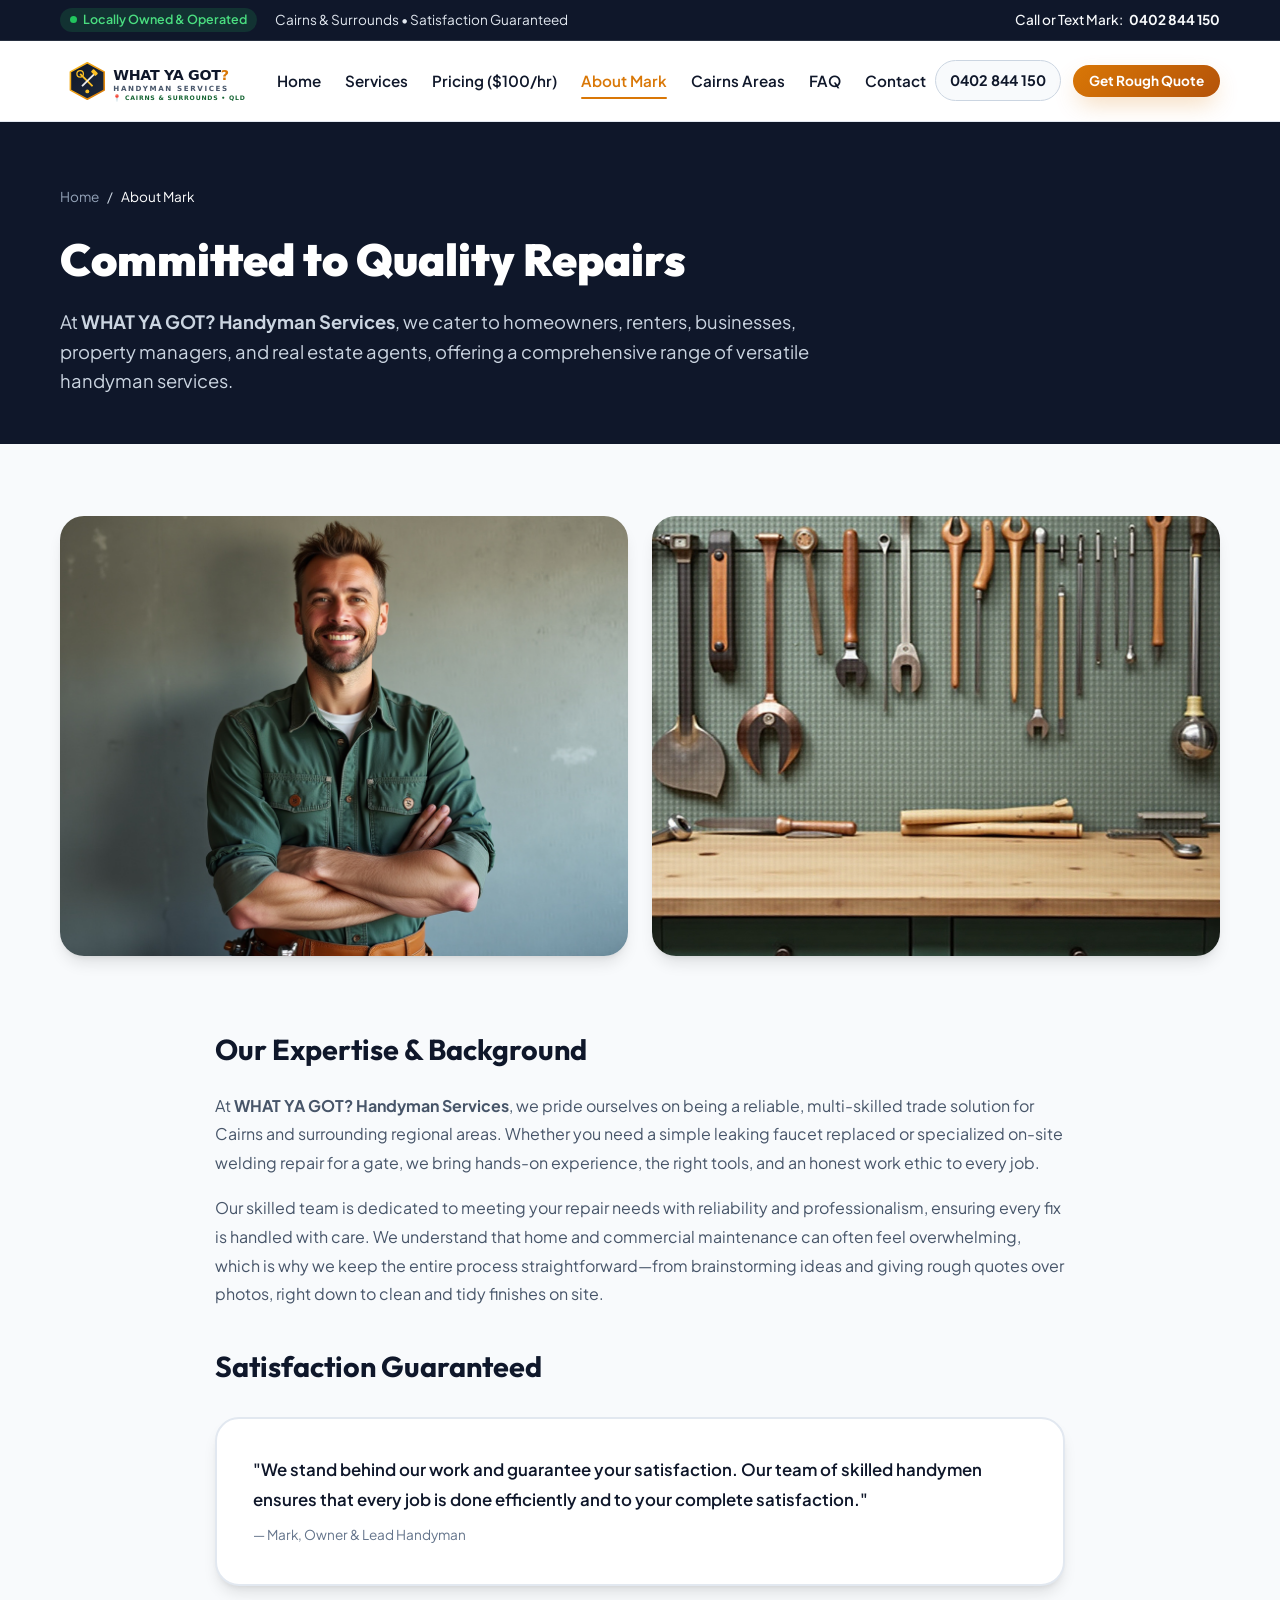
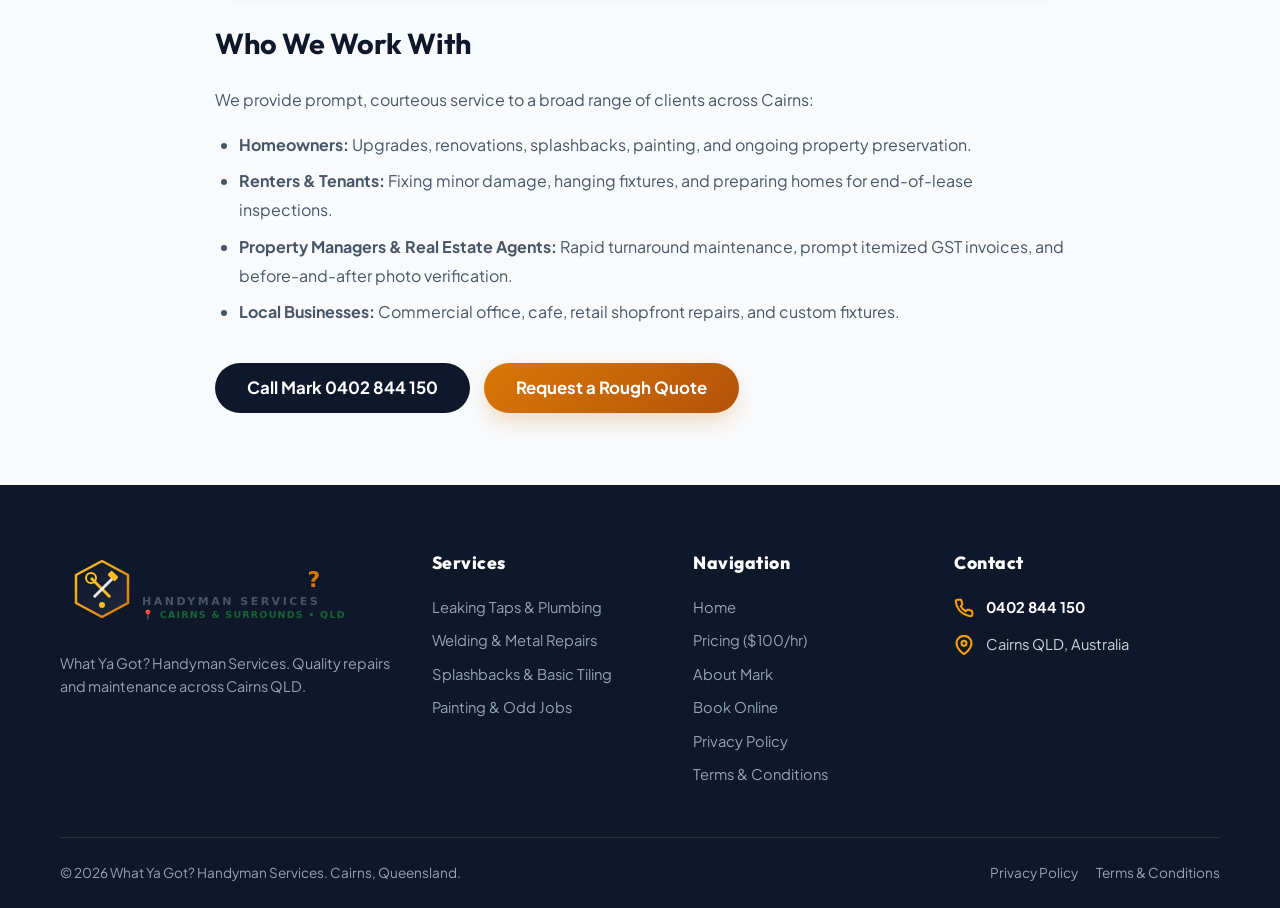
<file: about.html>
<!DOCTYPE html>
<html lang="en">
<head>
  <meta charset="UTF-8">
  <meta name="viewport" content="width=device-width, initial-scale=1.0">
  <title>About Us | What Ya Got? Handyman Services Cairns</title>
  <meta name="description" content="Learn more about Mark and What Ya Got? Handyman Services in Cairns QLD. Committed to quality repairs, satisfaction guaranteed, and versatile home and property maintenance.">
  <meta name="keywords" content="about what ya got handyman, mark handyman cairns, local handyman cairns qld, trustworthy handyman cairns">
  <link rel="canonical" href="https://www.whatyagothandymanservices.com/about.html">

  <link rel="preconnect" href="https://fonts.googleapis.com">
  <link rel="preconnect" href="https://fonts.gstatic.com" crossorigin>
  <link href="https://fonts.googleapis.com/css2?family=Outfit:wght@600;700;800;900&family=Plus+Jakarta+Sans:wght@400;500;600;700;800&display=swap" rel="stylesheet">
  <link rel="stylesheet" href="assets/css/style.css">
  <link rel="icon" type="image/svg+xml" href="assets/images/logo.svg">
</head>
<body>

  <!-- Top Bar -->
  <div class="top-bar">
    <div class="container">
      <div class="top-bar-left">
        <span class="badge-status"><span class="pulse-dot"></span> Locally Owned &amp; Operated</span>
        <span>Cairns &amp; Surrounds • Satisfaction Guaranteed</span>
      </div>
      <div class="top-bar-right">
        <a href="tel:0402844150">Call or Text Mark: <strong>0402 844 150</strong></a>
      </div>
    </div>
  </div>

  <!-- Header -->
  <header class="site-header">
    <div class="container">
      <div class="header-inner">
        <a href="index.html" class="logo-link">
          <img src="assets/images/logo.svg" alt="What Ya Got? Handyman Services Cairns" class="logo-img" width="300" height="75">
        </a>
        <nav class="nav-desktop">
          <a href="index.html" class="nav-link">Home</a>
          <a href="services.html" class="nav-link">Services</a>
          <a href="pricing.html" class="nav-link">Pricing ($100/hr)</a>
          <a href="about.html" class="nav-link active">About Mark</a>
          <a href="index.html#areas" class="nav-link">Cairns Areas</a>
          <a href="index.html#faq" class="nav-link">FAQ</a>
          <a href="contact.html" class="nav-link">Contact</a>
        </nav>
        <div class="header-actions">
          <a href="tel:0402844150" class="btn-phone-header">
            <span>0402&nbsp;844&nbsp;150</span>
          </a>
          <a href="book-online.html" class="btn btn-sm btn-primary">Get Rough Quote</a>
          <button id="hamburger-btn" class="hamburger-btn" aria-label="Toggle navigation">
            <span class="hamburger-line"></span>
            <span class="hamburger-line"></span>
            <span class="hamburger-line"></span>
          </button>
        </div>
      </div>
    </div>
  </header>

  <!-- Mobile Drawer -->
  <div id="mobile-nav" class="mobile-nav">
    <div class="mobile-nav-panel">
      <div class="mobile-nav-header">
        <img src="assets/images/logo.svg" alt="What Ya Got?" height="40">
        <button id="mobile-close-btn" class="mobile-close-btn">&times;</button>
      </div>
      <div class="mobile-nav-links">
        <a href="index.html" class="mobile-nav-link">Home <span>&rarr;</span></a>
        <a href="services.html" class="mobile-nav-link">All Services <span>&rarr;</span></a>
        <a href="pricing.html" class="mobile-nav-link">Pricing ($100/hr) <span>&rarr;</span></a>
        <a href="about.html" class="mobile-nav-link">About Mark <span>&rarr;</span></a>
        <a href="index.html#areas" class="mobile-nav-link">Areas We Service <span>&rarr;</span></a>
        <a href="index.html#faq" class="mobile-nav-link">FAQ <span>&rarr;</span></a>
        <a href="contact.html" class="mobile-nav-link">Contact &amp; Hours <span>&rarr;</span></a>
      </div>
    </div>
  </div>

  <main>
    <section style="background:var(--primary); color:#FFFFFF; padding:48px 0;">
      <div class="container">
        <div class="breadcrumbs">
          <ol>
            <li><a href="index.html" style="color:#94A3B8;">Home</a></li>
            <li style="color:#FFFFFF;">About Mark</li>
          </ol>
        </div>
        <h1 style="font-family:var(--font-heading); font-size:2.8rem; font-weight:900; margin-bottom:12px;">
          Committed to Quality Repairs
        </h1>
        <p style="font-size:1.15rem; color:#CBD5E1; max-width:760px; line-height:1.6;">
          At <strong>WHAT YA GOT? Handyman Services</strong>, we cater to homeowners, renters, businesses, property managers, and real estate agents, offering a comprehensive range of versatile handyman services.
        </p>
      </div>
    </section>

    <section class="section">
      <div class="container">
        <div style="display:grid; grid-template-columns:1fr; gap:48px; align-items:center;">
          <div style="display:grid; grid-template-columns:1fr; gap:36px;">
            <div style="display:grid; grid-template-columns:repeat(auto-fit, minmax(280px, 1fr)); gap:24px;">
              <div style="border-radius:var(--radius-xl); overflow:hidden; box-shadow:var(--shadow-lg);">
                <img src="assets/images/mark-hero.jpg" alt="Mark - What Ya Got Handyman" style="width:100%; height:440px; object-fit:cover;">
              </div>
              <div style="border-radius:var(--radius-xl); overflow:hidden; box-shadow:var(--shadow-lg);">
                <img src="assets/images/workshop-tools.jpg" alt="Organized tools and workbench" style="width:100%; height:440px; object-fit:cover;">
              </div>
            </div>

            <div class="content-prose" style="max-width:850px; margin:0 auto;">
              <h2>Our Expertise &amp; Background</h2>
              <p>
                At <strong>WHAT YA GOT? Handyman Services</strong>, we pride ourselves on being a reliable, multi-skilled trade solution for Cairns and surrounding regional areas. Whether you need a simple leaking faucet replaced or specialized on-site welding repair for a gate, we bring hands-on experience, the right tools, and an honest work ethic to every job.
              </p>
              <p>
                Our skilled team is dedicated to meeting your repair needs with reliability and professionalism, ensuring every fix is handled with care. We understand that home and commercial maintenance can often feel overwhelming, which is why we keep the entire process straightforward—from brainstorming ideas and giving rough quotes over photos, right down to clean and tidy finishes on site.
              </p>

              <h2>Satisfaction Guaranteed</h2>
              <div class="guarantee-card" style="margin:24px 0;">
                <p style="font-size:1.05rem; font-weight:600; color:var(--primary); margin-bottom:8px;">
                  "We stand behind our work and guarantee your satisfaction. Our team of skilled handymen ensures that every job is done efficiently and to your complete satisfaction."
                </p>
                <div style="font-size:0.85rem; color:var(--text-light);">— Mark, Owner &amp; Lead Handyman</div>
              </div>

              <h2>Who We Work With</h2>
              <p>
                We provide prompt, courteous service to a broad range of clients across Cairns:
              </p>
              <ul>
                <li><strong>Homeowners:</strong> Upgrades, renovations, splashbacks, painting, and ongoing property preservation.</li>
                <li><strong>Renters &amp; Tenants:</strong> Fixing minor damage, hanging fixtures, and preparing homes for end-of-lease inspections.</li>
                <li><strong>Property Managers &amp; Real Estate Agents:</strong> Rapid turnaround maintenance, prompt itemized GST invoices, and before-and-after photo verification.</li>
                <li><strong>Local Businesses:</strong> Commercial office, cafe, retail shopfront repairs, and custom fixtures.</li>
              </ul>

              <div style="margin-top:36px; display:flex; gap:14px; flex-wrap:wrap;">
                <a href="tel:0402844150" class="btn btn-secondary btn-lg">Call Mark 0402 844 150</a>
                <a href="book-online.html" class="btn btn-primary btn-lg">Request a Rough Quote</a>
              </div>
            </div>
          </div>
        </div>
      </div>
    </section>
  </main>

  <!-- Footer -->
  <footer class="site-footer">
    <div class="container">
      <div class="footer-grid">
        <div>
          <a href="index.html" style="display:inline-block; margin-bottom:16px;">
            <img src="assets/images/logo.svg" alt="What Ya Got? Handyman Services" height="56">
          </a>
          <p style="color:#94A3B8; font-size:0.9rem; line-height:1.6;">
            What Ya Got? Handyman Services. Quality repairs and maintenance across Cairns QLD.
          </p>
        </div>
        <div>
          <h4 class="footer-col-title">Services</h4>
          <ul class="footer-links">
            <li><a href="services.html#plumbing">Leaking Taps &amp; Plumbing</a></li>
            <li><a href="services.html#welding">Welding &amp; Metal Repairs</a></li>
            <li><a href="services.html#splashbacks">Splashbacks &amp; Basic Tiling</a></li>
            <li><a href="services.html#painting">Painting &amp; Odd Jobs</a></li>
          </ul>
        </div>
        <div>
          <h4 class="footer-col-title">Navigation</h4>
          <ul class="footer-links">
            <li><a href="index.html">Home</a></li>
            <li><a href="pricing.html">Pricing ($100/hr)</a></li>
            <li><a href="about.html">About Mark</a></li>
            <li><a href="book-online.html">Book Online</a></li>
            <li><a href="privacy-policy.html">Privacy Policy</a></li>
            <li><a href="terms.html">Terms &amp; Conditions</a></li>
          </ul>
        </div>
        <div>
          <h4 class="footer-col-title">Contact</h4>
          <div class="footer-contact-item">
            <svg viewBox="0 0 24 24" fill="none" stroke="currentColor" stroke-width="2.5"><path d="M22 16.92v3a2 2 0 0 1-2.18 2 19.79 19.79 0 0 1-8.63-3.07 19.5 19.5 0 0 1-6-6 19.79 19.79 0 0 1-3.07-8.67A2 2 0 0 1 4.11 2h3a2 2 0 0 1 2 1.72 12.84 12.84 0 0 0 .7 2.81 2 2 0 0 1-.45 2.11L8.09 9.91a16 16 0 0 0 6 6l1.27-1.27a2 2 0 0 1 2.11-.45 12.84 12.84 0 0 0 2.81.7A2 2 0 0 1 22 16.92z"></path></svg>
            <a href="tel:0402844150" style="color:#FFF; font-weight:700;">0402 844 150</a>
          </div>
          <div class="footer-contact-item">
            <svg viewBox="0 0 24 24" fill="none" stroke="currentColor" stroke-width="2.5"><path d="M21 10c0 7-9 13-9 13s-9-6-9-13a9 9 0 0 1 18 0z"></path><circle cx="12" cy="10" r="3"></circle></svg>
            <span>Cairns QLD, Australia</span>
          </div>
        </div>
      </div>
      <div class="footer-bottom">
        <div>&copy; 2026 What Ya Got? Handyman Services. Cairns, Queensland.</div>
        <div class="footer-bottom-links">
          <a href="privacy-policy.html">Privacy Policy</a>
          <a href="terms.html">Terms &amp; Conditions</a>
        </div>
      </div>
    </div>
  </footer>

  <!-- Mobile Sticky Bar -->
  <div class="mobile-sticky-bar">
    <a href="tel:0402844150" class="btn btn-secondary">📞 Call Mark</a>
    <a href="sms:0402844150?body=Hi%20Mark,%20I'd%20like%20a%20quote%20for%20a%20repair%20in%20Cairns" class="btn btn-primary">💬 Text Photos</a>
  </div>

  <script src="assets/js/main.js"></script>
</body>
</html>
</file>
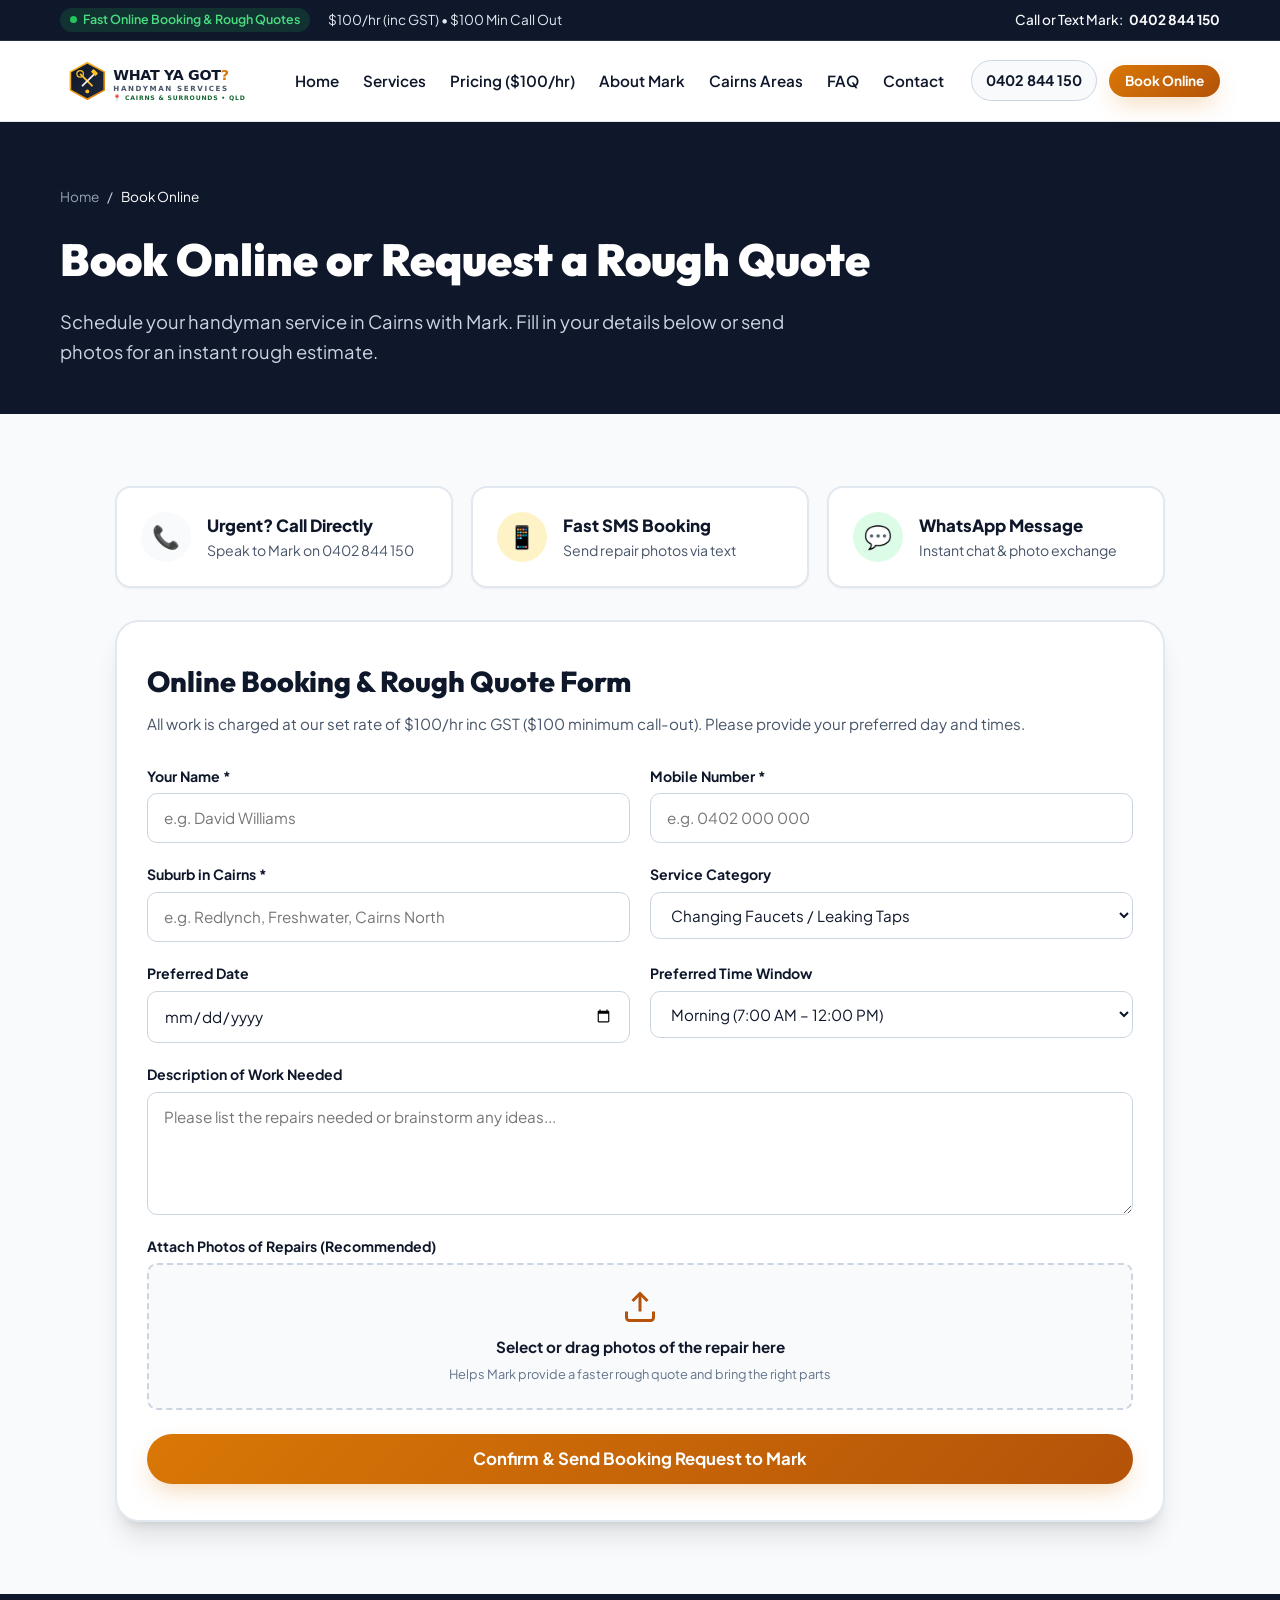
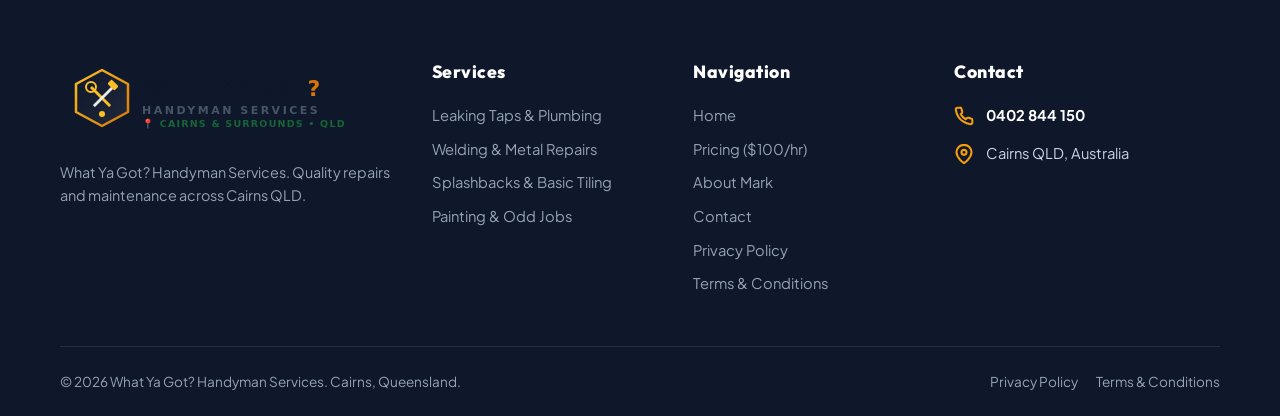
<file: book-online.html>
<!DOCTYPE html>
<html lang="en">
<head>
  <meta charset="UTF-8">
  <meta name="viewport" content="width=device-width, initial-scale=1.0">
  <title>Book Online &amp; Rough Quote | What Ya Got? Handyman Services Cairns</title>
  <meta name="description" content="Book a handyman service or request a rough quote online in Cairns. Fast response from Mark on 0402 844 150. Transparent $100/hr inc GST. Satisfaction guaranteed.">
  <meta name="keywords" content="book handyman cairns, handyman booking cairns, online handyman quote cairns, what ya got booking">
  <link rel="canonical" href="https://www.whatyagothandymanservices.com/book-online.html">

  <link rel="preconnect" href="https://fonts.googleapis.com">
  <link rel="preconnect" href="https://fonts.gstatic.com" crossorigin>
  <link href="https://fonts.googleapis.com/css2?family=Outfit:wght@600;700;800;900&family=Plus+Jakarta+Sans:wght@400;500;600;700;800&display=swap" rel="stylesheet">
  <link rel="stylesheet" href="assets/css/style.css">
  <link rel="icon" type="image/svg+xml" href="assets/images/logo.svg">
</head>
<body>

  <!-- Top Bar -->
  <div class="top-bar">
    <div class="container">
      <div class="top-bar-left">
        <span class="badge-status"><span class="pulse-dot"></span> Fast Online Booking &amp; Rough Quotes</span>
        <span>$100/hr (inc GST) • $100 Min Call Out</span>
      </div>
      <div class="top-bar-right">
        <a href="tel:0402844150">Call or Text Mark: <strong>0402 844 150</strong></a>
      </div>
    </div>
  </div>

  <!-- Header -->
  <header class="site-header">
    <div class="container">
      <div class="header-inner">
        <a href="index.html" class="logo-link">
          <img src="assets/images/logo.svg" alt="What Ya Got? Handyman Services Cairns" class="logo-img" width="300" height="75">
        </a>
        <nav class="nav-desktop">
          <a href="index.html" class="nav-link">Home</a>
          <a href="services.html" class="nav-link">Services</a>
          <a href="pricing.html" class="nav-link">Pricing ($100/hr)</a>
          <a href="about.html" class="nav-link">About Mark</a>
          <a href="index.html#areas" class="nav-link">Cairns Areas</a>
          <a href="index.html#faq" class="nav-link">FAQ</a>
          <a href="contact.html" class="nav-link">Contact</a>
        </nav>
        <div class="header-actions">
          <a href="tel:0402844150" class="btn-phone-header">
            <span>0402&nbsp;844&nbsp;150</span>
          </a>
          <a href="book-online.html" class="btn btn-sm btn-primary active">Book Online</a>
          <button id="hamburger-btn" class="hamburger-btn" aria-label="Toggle navigation">
            <span class="hamburger-line"></span>
            <span class="hamburger-line"></span>
            <span class="hamburger-line"></span>
          </button>
        </div>
      </div>
    </div>
  </header>

  <!-- Mobile Drawer -->
  <div id="mobile-nav" class="mobile-nav">
    <div class="mobile-nav-panel">
      <div class="mobile-nav-header">
        <img src="assets/images/logo.svg" alt="What Ya Got?" height="40">
        <button id="mobile-close-btn" class="mobile-close-btn">&times;</button>
      </div>
      <div class="mobile-nav-links">
        <a href="index.html" class="mobile-nav-link">Home <span>&rarr;</span></a>
        <a href="services.html" class="mobile-nav-link">All Services <span>&rarr;</span></a>
        <a href="pricing.html" class="mobile-nav-link">Pricing ($100/hr) <span>&rarr;</span></a>
        <a href="about.html" class="mobile-nav-link">About Mark <span>&rarr;</span></a>
        <a href="index.html#areas" class="mobile-nav-link">Areas We Service <span>&rarr;</span></a>
        <a href="index.html#faq" class="mobile-nav-link">FAQ <span>&rarr;</span></a>
        <a href="contact.html" class="mobile-nav-link">Contact &amp; Hours <span>&rarr;</span></a>
      </div>
    </div>
  </div>

  <main>
    <section style="background:var(--primary); color:#FFFFFF; padding:48px 0;">
      <div class="container">
        <div class="breadcrumbs">
          <ol>
            <li><a href="index.html" style="color:#94A3B8;">Home</a></li>
            <li style="color:#FFFFFF;">Book Online</li>
          </ol>
        </div>
        <h1 style="font-family:var(--font-heading); font-size:2.8rem; font-weight:900; margin-bottom:12px;">
          Book Online or Request a Rough Quote
        </h1>
        <p style="font-size:1.15rem; color:#CBD5E1; max-width:760px; line-height:1.6;">
          Schedule your handyman service in Cairns with Mark. Fill in your details below or send photos for an instant rough estimate.
        </p>
      </div>
    </section>

    <section class="section">
      <div class="container">
        <div style="display:grid; grid-template-columns:1fr; gap:40px; max-width:1050px; margin:0 auto;">
          <div style="display:grid; grid-template-columns:1fr; gap:32px;">
            <!-- Fast Action Options -->
            <div style="display:grid; grid-template-columns:repeat(auto-fit, minmax(280px, 1fr)); gap:18px;">
              <a href="tel:0402844150" style="background:#FFFFFF; border:2px solid var(--surface-border); border-radius:var(--radius-lg); padding:24px; display:flex; align-items:center; gap:16px; box-shadow:var(--shadow-sm); transition:transform var(--transition-fast);">
                <div style="width:50px; height:50px; border-radius:50%; background:var(--surface-alt); display:flex; align-items:center; justify-content:center; color:var(--primary); font-size:1.4rem; flex-shrink:0;">
                  📞
                </div>
                <div>
                  <div style="font-weight:800; font-size:1.05rem; color:var(--primary);">Urgent? Call Directly</div>
                  <div style="font-size:0.88rem; color:var(--text-muted);">Speak to Mark on 0402 844 150</div>
                </div>
              </a>

              <a href="sms:0402844150?body=Hi%20Mark,%20I'd%20like%20to%20book%20a%20handyman%20job%20in%20Cairns.%20Details:" style="background:#FFFFFF; border:2px solid var(--surface-border); border-radius:var(--radius-lg); padding:24px; display:flex; align-items:center; gap:16px; box-shadow:var(--shadow-sm); transition:transform var(--transition-fast);">
                <div style="width:50px; height:50px; border-radius:50%; background:var(--accent-pale); display:flex; align-items:center; justify-content:center; color:var(--accent-dark); font-size:1.4rem; flex-shrink:0;">
                  📱
                </div>
                <div>
                  <div style="font-weight:800; font-size:1.05rem; color:var(--primary);">Fast SMS Booking</div>
                  <div style="font-size:0.88rem; color:var(--text-muted);">Send repair photos via text</div>
                </div>
              </a>

              <a href="https://wa.me/61402844150?text=Hi%20Mark%2C%20I%20would%20like%20to%20book%20a%20handyman%20service%20in%20Cairns%3A" target="_blank" style="background:#FFFFFF; border:2px solid var(--surface-border); border-radius:var(--radius-lg); padding:24px; display:flex; align-items:center; gap:16px; box-shadow:var(--shadow-sm); transition:transform var(--transition-fast);">
                <div style="width:50px; height:50px; border-radius:50%; background:#DCFCE7; display:flex; align-items:center; justify-content:center; color:#15803D; font-size:1.4rem; flex-shrink:0;">
                  💬
                </div>
                <div>
                  <div style="font-weight:800; font-size:1.05rem; color:var(--primary);">WhatsApp Message</div>
                  <div style="font-size:0.88rem; color:var(--text-muted);">Instant chat &amp; photo exchange</div>
                </div>
              </a>
            </div>

            <!-- Booking & Rough Quote Form -->
            <div class="quote-box">
              <h2 style="font-family:var(--font-heading); font-size:1.8rem; font-weight:800; color:var(--primary); margin-bottom:8px;">
                Online Booking &amp; Rough Quote Form
              </h2>
              <p style="color:var(--text-muted); font-size:0.95rem; margin-bottom:28px;">
                All work is charged at our set rate of $100/hr inc GST ($100 minimum call-out). Please provide your preferred day and times.
              </p>

              <form class="quote-form">
                <div class="form-grid">
                  <div class="form-group">
                    <label class="form-label" for="booking-name">Your Name *</label>
                    <input type="text" id="booking-name" name="name" class="form-input" placeholder="e.g. David Williams" required>
                  </div>

                  <div class="form-group">
                    <label class="form-label" for="booking-phone">Mobile Number *</label>
                    <input type="tel" id="booking-phone" name="phone" class="form-input" placeholder="e.g. 0402 000 000" required>
                  </div>

                  <div class="form-group">
                    <label class="form-label" for="booking-suburb">Suburb in Cairns *</label>
                    <input type="text" id="booking-suburb" name="suburb" class="form-input" placeholder="e.g. Redlynch, Freshwater, Cairns North" required>
                  </div>

                  <div class="form-group">
                    <label class="form-label" for="booking-service">Service Category</label>
                    <select id="booking-service" name="service" class="form-select">
                      <option value="Leaking Taps / Faucets">Changing Faucets / Leaking Taps</option>
                      <option value="Welding & Metal Repairs">Welding Repairs</option>
                      <option value="Splashbacks & Basic Tiling">Kitchen / Laundry Splashbacks &amp; Basic Tiling</option>
                      <option value="Painting & Wall Touch-Ups">Painting &amp; Wall Patching</option>
                      <option value="General Property Maintenance">General Home Maintenance</option>
                      <option value="Rental / Real Estate Inspection">Rental Property Maintenance</option>
                      <option value="Multiple Odd Jobs">Multiple Odd Jobs</option>
                    </select>
                  </div>

                  <div class="form-group">
                    <label class="form-label" for="booking-date">Preferred Date</label>
                    <input type="date" id="booking-date" name="preferred_date" class="form-input">
                  </div>

                  <div class="form-group">
                    <label class="form-label" for="booking-time">Preferred Time Window</label>
                    <select id="booking-time" name="preferred_time" class="form-select">
                      <option value="Morning (7:00 AM - 12:00 PM)">Morning (7:00 AM – 12:00 PM)</option>
                      <option value="Afternoon (12:00 PM - 5:00 PM)">Afternoon (12:00 PM – 5:00 PM)</option>
                      <option value="Flexible / Urgent">Flexible / Urgent</option>
                    </select>
                  </div>

                  <div class="form-group full-span">
                    <label class="form-label" for="booking-details">Description of Work Needed</label>
                    <textarea id="booking-details" name="details" class="form-textarea" rows="4" placeholder="Please list the repairs needed or brainstorm any ideas..."></textarea>
                  </div>

                  <div class="form-group full-span">
                    <label class="form-label">Attach Photos of Repairs (Recommended)</label>
                    <label class="file-dropzone" for="booking-photos">
                      <svg class="file-dropzone-icon" viewBox="0 0 24 24" fill="none" stroke="currentColor" stroke-width="2"><path d="M21 15v4a2 2 0 0 1-2 2H5a2 2 0 0 1-2-2v-4"></path><polyline points="17 8 12 3 7 8"></polyline><line x1="12" y1="3" x2="12" y2="15"></line></svg>
                      <div style="font-weight:700; color:var(--primary); font-size:0.95rem;">Select or drag photos of the repair here</div>
                      <div style="font-size:0.8rem; color:var(--text-light); margin-top:4px;">Helps Mark provide a faster rough quote and bring the right parts</div>
                      <input type="file" id="booking-photos" multiple accept="image/*" style="display:none;">
                      <div id="booking-file-preview" class="file-preview" style="display:none; margin-top:8px;"></div>
                    </label>
                  </div>
                </div>

                <div style="margin-top:24px;">
                  <button type="submit" class="btn btn-primary btn-lg btn-full">
                    Confirm &amp; Send Booking Request to Mark
                  </button>
                </div>

                <div id="booking-form-success" class="form-success-box" style="display:none;"></div>
              </form>
            </div>
          </div>
        </div>
      </div>
    </section>
  </main>

  <!-- Footer -->
  <footer class="site-footer">
    <div class="container">
      <div class="footer-grid">
        <div>
          <a href="index.html" style="display:inline-block; margin-bottom:16px;">
            <img src="assets/images/logo.svg" alt="What Ya Got? Handyman Services" height="56">
          </a>
          <p style="color:#94A3B8; font-size:0.9rem; line-height:1.6;">
            What Ya Got? Handyman Services. Quality repairs and maintenance across Cairns QLD.
          </p>
        </div>
        <div>
          <h4 class="footer-col-title">Services</h4>
          <ul class="footer-links">
            <li><a href="services.html#plumbing">Leaking Taps &amp; Plumbing</a></li>
            <li><a href="services.html#welding">Welding &amp; Metal Repairs</a></li>
            <li><a href="services.html#splashbacks">Splashbacks &amp; Basic Tiling</a></li>
            <li><a href="services.html#painting">Painting &amp; Odd Jobs</a></li>
          </ul>
        </div>
        <div>
          <h4 class="footer-col-title">Navigation</h4>
          <ul class="footer-links">
            <li><a href="index.html">Home</a></li>
            <li><a href="pricing.html">Pricing ($100/hr)</a></li>
            <li><a href="about.html">About Mark</a></li>
            <li><a href="contact.html">Contact</a></li>
            <li><a href="privacy-policy.html">Privacy Policy</a></li>
            <li><a href="terms.html">Terms &amp; Conditions</a></li>
          </ul>
        </div>
        <div>
          <h4 class="footer-col-title">Contact</h4>
          <div class="footer-contact-item">
            <svg viewBox="0 0 24 24" fill="none" stroke="currentColor" stroke-width="2.5"><path d="M22 16.92v3a2 2 0 0 1-2.18 2 19.79 19.79 0 0 1-8.63-3.07 19.5 19.5 0 0 1-6-6 19.79 19.79 0 0 1-3.07-8.67A2 2 0 0 1 4.11 2h3a2 2 0 0 1 2 1.72 12.84 12.84 0 0 0 .7 2.81 2 2 0 0 1-.45 2.11L8.09 9.91a16 16 0 0 0 6 6l1.27-1.27a2 2 0 0 1 2.11-.45 12.84 12.84 0 0 0 2.81.7A2 2 0 0 1 22 16.92z"></path></svg>
            <a href="tel:0402844150" style="color:#FFF; font-weight:700;">0402 844 150</a>
          </div>
          <div class="footer-contact-item">
            <svg viewBox="0 0 24 24" fill="none" stroke="currentColor" stroke-width="2.5"><path d="M21 10c0 7-9 13-9 13s-9-6-9-13a9 9 0 0 1 18 0z"></path><circle cx="12" cy="10" r="3"></circle></svg>
            <span>Cairns QLD, Australia</span>
          </div>
        </div>
      </div>
      <div class="footer-bottom">
        <div>&copy; 2026 What Ya Got? Handyman Services. Cairns, Queensland.</div>
        <div class="footer-bottom-links">
          <a href="privacy-policy.html">Privacy Policy</a>
          <a href="terms.html">Terms &amp; Conditions</a>
        </div>
      </div>
    </div>
  </footer>

  <!-- Mobile Sticky Bar -->
  <div class="mobile-sticky-bar">
    <a href="tel:0402844150" class="btn btn-secondary">📞 Call Mark</a>
    <a href="sms:0402844150?body=Hi%20Mark,%20I'd%20like%20a%20quote%20for%20a%20repair%20in%20Cairns" class="btn btn-primary">💬 Text Photos</a>
  </div>

  <script src="assets/js/main.js"></script>
</body>
</html>
</file>
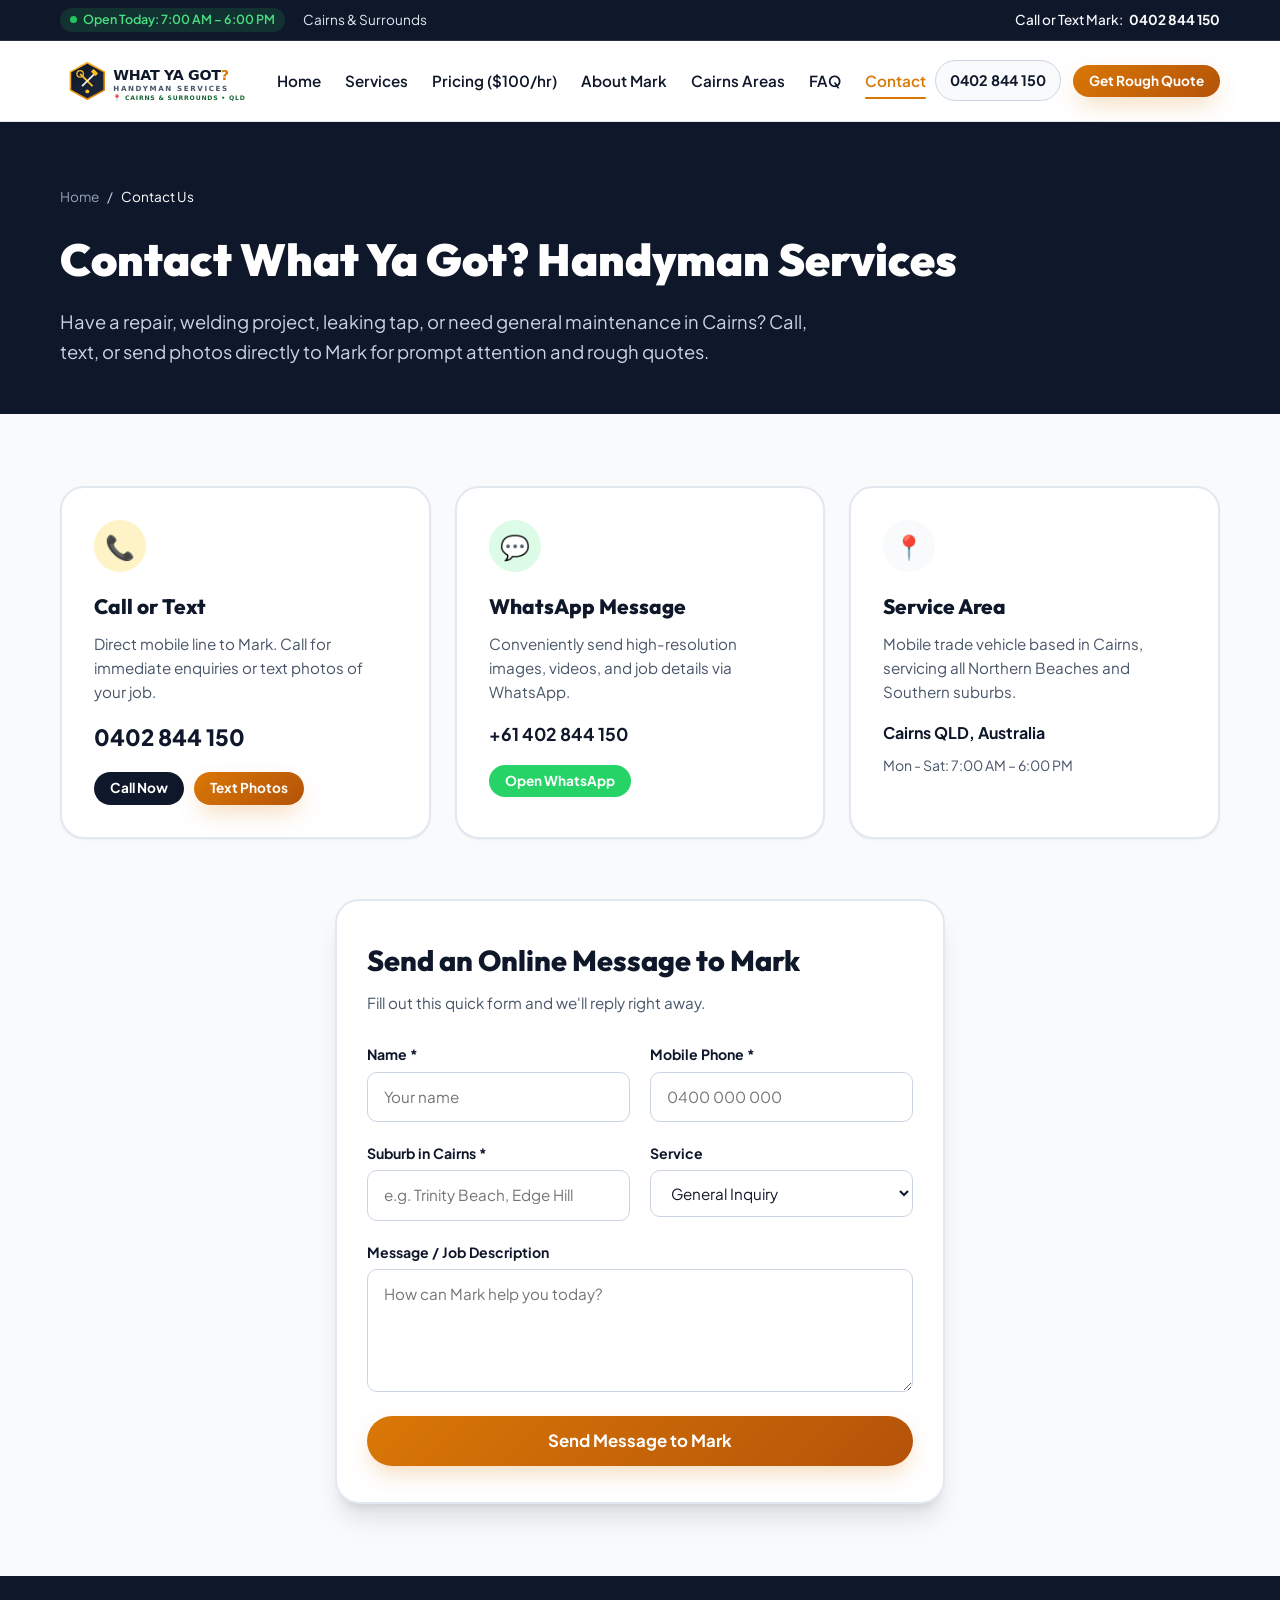
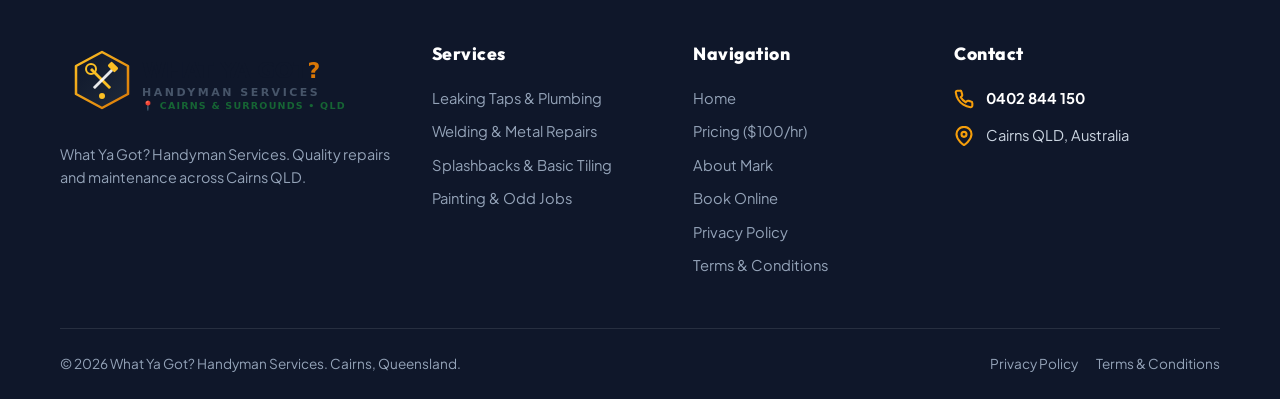
<file: contact.html>
<!DOCTYPE html>
<html lang="en">
<head>
  <meta charset="UTF-8">
  <meta name="viewport" content="width=device-width, initial-scale=1.0">
  <title>Contact Mark | What Ya Got? Handyman Services Cairns</title>
  <meta name="description" content="Contact Mark at What Ya Got? Handyman Services in Cairns QLD. Call or text 0402 844 150 for rough quotes, tap fixes, welding, splashbacks, and maintenance.">
  <meta name="keywords" content="contact handyman cairns, mark handyman phone number cairns, handyman cairns mobile">
  <link rel="canonical" href="https://www.whatyagothandymanservices.com/contact.html">

  <link rel="preconnect" href="https://fonts.googleapis.com">
  <link rel="preconnect" href="https://fonts.gstatic.com" crossorigin>
  <link href="https://fonts.googleapis.com/css2?family=Outfit:wght@600;700;800;900&family=Plus+Jakarta+Sans:wght@400;500;600;700;800&display=swap" rel="stylesheet">
  <link rel="stylesheet" href="assets/css/style.css">
  <link rel="icon" type="image/svg+xml" href="assets/images/logo.svg">
</head>
<body>

  <!-- Top Bar -->
  <div class="top-bar">
    <div class="container">
      <div class="top-bar-left">
        <span class="badge-status"><span class="pulse-dot"></span> Open Today: 7:00 AM – 6:00 PM</span>
        <span>Cairns &amp; Surrounds</span>
      </div>
      <div class="top-bar-right">
        <a href="tel:0402844150">Call or Text Mark: <strong>0402 844 150</strong></a>
      </div>
    </div>
  </div>

  <!-- Header -->
  <header class="site-header">
    <div class="container">
      <div class="header-inner">
        <a href="index.html" class="logo-link">
          <img src="assets/images/logo.svg" alt="What Ya Got? Handyman Services Cairns" class="logo-img" width="300" height="75">
        </a>
        <nav class="nav-desktop">
          <a href="index.html" class="nav-link">Home</a>
          <a href="services.html" class="nav-link">Services</a>
          <a href="pricing.html" class="nav-link">Pricing ($100/hr)</a>
          <a href="about.html" class="nav-link">About Mark</a>
          <a href="index.html#areas" class="nav-link">Cairns Areas</a>
          <a href="index.html#faq" class="nav-link">FAQ</a>
          <a href="contact.html" class="nav-link active">Contact</a>
        </nav>
        <div class="header-actions">
          <a href="tel:0402844150" class="btn-phone-header">
            <span>0402&nbsp;844&nbsp;150</span>
          </a>
          <a href="book-online.html" class="btn btn-sm btn-primary">Get Rough Quote</a>
          <button id="hamburger-btn" class="hamburger-btn" aria-label="Toggle navigation">
            <span class="hamburger-line"></span>
            <span class="hamburger-line"></span>
            <span class="hamburger-line"></span>
          </button>
        </div>
      </div>
    </div>
  </header>

  <!-- Mobile Drawer -->
  <div id="mobile-nav" class="mobile-nav">
    <div class="mobile-nav-panel">
      <div class="mobile-nav-header">
        <img src="assets/images/logo.svg" alt="What Ya Got?" height="40">
        <button id="mobile-close-btn" class="mobile-close-btn">&times;</button>
      </div>
      <div class="mobile-nav-links">
        <a href="index.html" class="mobile-nav-link">Home <span>&rarr;</span></a>
        <a href="services.html" class="mobile-nav-link">All Services <span>&rarr;</span></a>
        <a href="pricing.html" class="mobile-nav-link">Pricing ($100/hr) <span>&rarr;</span></a>
        <a href="about.html" class="mobile-nav-link">About Mark <span>&rarr;</span></a>
        <a href="index.html#areas" class="mobile-nav-link">Areas We Service <span>&rarr;</span></a>
        <a href="index.html#faq" class="mobile-nav-link">FAQ <span>&rarr;</span></a>
        <a href="contact.html" class="mobile-nav-link">Contact &amp; Hours <span>&rarr;</span></a>
      </div>
    </div>
  </div>

  <main>
    <section style="background:var(--primary); color:#FFFFFF; padding:48px 0;">
      <div class="container">
        <div class="breadcrumbs">
          <ol>
            <li><a href="index.html" style="color:#94A3B8;">Home</a></li>
            <li style="color:#FFFFFF;">Contact Us</li>
          </ol>
        </div>
        <h1 style="font-family:var(--font-heading); font-size:2.8rem; font-weight:900; margin-bottom:12px;">
          Contact What Ya Got? Handyman Services
        </h1>
        <p style="font-size:1.15rem; color:#CBD5E1; max-width:760px; line-height:1.6;">
          Have a repair, welding project, leaking tap, or need general maintenance in Cairns? Call, text, or send photos directly to Mark for prompt attention and rough quotes.
        </p>
      </div>
    </section>

    <section class="section">
      <div class="container">
        <div style="display:grid; grid-template-columns:1fr; gap:40px;">
          <div style="display:grid; grid-template-columns:repeat(auto-fit, minmax(300px, 1fr)); gap:24px;">
            <!-- Contact Card 1 -->
            <div style="background:#FFFFFF; border:2px solid var(--surface-border); border-radius:var(--radius-xl); padding:32px; box-shadow:var(--shadow-sm);">
              <div style="width:52px; height:52px; border-radius:50%; background:var(--accent-pale); color:var(--accent-dark); display:flex; align-items:center; justify-content:center; font-size:1.5rem; margin-bottom:18px;">
                📞
              </div>
              <h3 style="font-family:var(--font-heading); font-size:1.3rem; font-weight:800; color:var(--primary); margin-bottom:8px;">Call or Text</h3>
              <p style="color:var(--text-muted); font-size:0.95rem; margin-bottom:16px;">
                Direct mobile line to Mark. Call for immediate enquiries or text photos of your job.
              </p>
              <div style="font-size:1.4rem; font-weight:900; color:var(--primary); margin-bottom:16px;">
                <a href="tel:0402844150">0402 844 150</a>
              </div>
              <div style="display:flex; gap:10px; flex-wrap:wrap;">
                <a href="tel:0402844150" class="btn btn-sm btn-secondary">Call Now</a>
                <a href="sms:0402844150?body=Hi%20Mark,%20I%20have%20a%20repair%20in%20Cairns:" class="btn btn-sm btn-primary">Text Photos</a>
              </div>
            </div>

            <!-- Contact Card 2 -->
            <div style="background:#FFFFFF; border:2px solid var(--surface-border); border-radius:var(--radius-xl); padding:32px; box-shadow:var(--shadow-sm);">
              <div style="width:52px; height:52px; border-radius:50%; background:#DCFCE7; color:#15803D; display:flex; align-items:center; justify-content:center; font-size:1.5rem; margin-bottom:18px;">
                💬
              </div>
              <h3 style="font-family:var(--font-heading); font-size:1.3rem; font-weight:800; color:var(--primary); margin-bottom:8px;">WhatsApp Message</h3>
              <p style="color:var(--text-muted); font-size:0.95rem; margin-bottom:16px;">
                Conveniently send high-resolution images, videos, and job details via WhatsApp.
              </p>
              <div style="font-size:1.1rem; font-weight:700; color:var(--primary); margin-bottom:16px;">
                +61 402 844 150
              </div>
              <a href="https://wa.me/61402844150?text=Hi%20Mark%2C%20here%20are%20the%20photos%20for%20a%20handyman%20rough%20quote%3A" target="_blank" class="btn btn-sm btn-whatsapp">
                Open WhatsApp
              </a>
            </div>

            <!-- Contact Card 3 -->
            <div style="background:#FFFFFF; border:2px solid var(--surface-border); border-radius:var(--radius-xl); padding:32px; box-shadow:var(--shadow-sm);">
              <div style="width:52px; height:52px; border-radius:50%; background:var(--surface-alt); color:var(--primary); display:flex; align-items:center; justify-content:center; font-size:1.5rem; margin-bottom:18px;">
                📍
              </div>
              <h3 style="font-family:var(--font-heading); font-size:1.3rem; font-weight:800; color:var(--primary); margin-bottom:8px;">Service Area</h3>
              <p style="color:var(--text-muted); font-size:0.95rem; margin-bottom:16px;">
                Mobile trade vehicle based in Cairns, servicing all Northern Beaches and Southern suburbs.
              </p>
              <div style="font-weight:700; color:var(--primary); font-size:1rem; margin-bottom:8px;">
                Cairns QLD, Australia
              </div>
              <div style="font-size:0.88rem; color:var(--text-muted);">
                Mon - Sat: 7:00 AM – 6:00 PM
              </div>
            </div>
          </div>

          <!-- Send Inquiry Form -->
          <div class="quote-box" style="max-width:800px; margin:20px auto 0;">
            <h2 style="font-family:var(--font-heading); font-size:1.8rem; font-weight:800; color:var(--primary); margin-bottom:8px;">
              Send an Online Message to Mark
            </h2>
            <p style="color:var(--text-muted); font-size:0.95rem; margin-bottom:28px;">
              Fill out this quick form and we'll reply right away.
            </p>

            <form class="quote-form">
              <div class="form-grid">
                <div class="form-group">
                  <label class="form-label" for="contact-name">Name *</label>
                  <input type="text" id="contact-name" name="name" class="form-input" placeholder="Your name" required>
                </div>
                <div class="form-group">
                  <label class="form-label" for="contact-phone">Mobile Phone *</label>
                  <input type="tel" id="contact-phone" name="phone" class="form-input" placeholder="0400 000 000" required>
                </div>
                <div class="form-group">
                  <label class="form-label" for="contact-suburb">Suburb in Cairns *</label>
                  <input type="text" id="contact-suburb" name="suburb" class="form-input" placeholder="e.g. Trinity Beach, Edge Hill" required>
                </div>
                <div class="form-group">
                  <label class="form-label" for="contact-service">Service</label>
                  <select id="contact-service" name="service" class="form-select">
                    <option value="General Inquiry">General Inquiry</option>
                    <option value="Leaking Taps / Plumbing">Leaking Taps / Plumbing</option>
                    <option value="Welding & Metal Repairs">Welding Repairs</option>
                    <option value="Splashbacks">Splashbacks &amp; Basic Tiling</option>
                    <option value="Painting">Painting &amp; Odd Jobs</option>
                    <option value="Rental / Real Estate Repairs">Rental Property Maintenance</option>
                  </select>
                </div>
                <div class="form-group full-span">
                  <label class="form-label" for="contact-details">Message / Job Description</label>
                  <textarea id="contact-details" name="details" class="form-textarea" rows="4" placeholder="How can Mark help you today?"></textarea>
                </div>
              </div>
              <div style="margin-top:24px;">
                <button type="submit" class="btn btn-primary btn-lg btn-full">
                  Send Message to Mark
                </button>
              </div>
              <div class="form-success-box" style="display:none;"></div>
            </form>
          </div>
        </div>
      </div>
    </section>
  </main>

  <!-- Footer -->
  <footer class="site-footer">
    <div class="container">
      <div class="footer-grid">
        <div>
          <a href="index.html" style="display:inline-block; margin-bottom:16px;">
            <img src="assets/images/logo.svg" alt="What Ya Got? Handyman Services" height="56">
          </a>
          <p style="color:#94A3B8; font-size:0.9rem; line-height:1.6;">
            What Ya Got? Handyman Services. Quality repairs and maintenance across Cairns QLD.
          </p>
        </div>
        <div>
          <h4 class="footer-col-title">Services</h4>
          <ul class="footer-links">
            <li><a href="services.html#plumbing">Leaking Taps &amp; Plumbing</a></li>
            <li><a href="services.html#welding">Welding &amp; Metal Repairs</a></li>
            <li><a href="services.html#splashbacks">Splashbacks &amp; Basic Tiling</a></li>
            <li><a href="services.html#painting">Painting &amp; Odd Jobs</a></li>
          </ul>
        </div>
        <div>
          <h4 class="footer-col-title">Navigation</h4>
          <ul class="footer-links">
            <li><a href="index.html">Home</a></li>
            <li><a href="pricing.html">Pricing ($100/hr)</a></li>
            <li><a href="about.html">About Mark</a></li>
            <li><a href="book-online.html">Book Online</a></li>
            <li><a href="privacy-policy.html">Privacy Policy</a></li>
            <li><a href="terms.html">Terms &amp; Conditions</a></li>
          </ul>
        </div>
        <div>
          <h4 class="footer-col-title">Contact</h4>
          <div class="footer-contact-item">
            <svg viewBox="0 0 24 24" fill="none" stroke="currentColor" stroke-width="2.5"><path d="M22 16.92v3a2 2 0 0 1-2.18 2 19.79 19.79 0 0 1-8.63-3.07 19.5 19.5 0 0 1-6-6 19.79 19.79 0 0 1-3.07-8.67A2 2 0 0 1 4.11 2h3a2 2 0 0 1 2 1.72 12.84 12.84 0 0 0 .7 2.81 2 2 0 0 1-.45 2.11L8.09 9.91a16 16 0 0 0 6 6l1.27-1.27a2 2 0 0 1 2.11-.45 12.84 12.84 0 0 0 2.81.7A2 2 0 0 1 22 16.92z"></path></svg>
            <a href="tel:0402844150" style="color:#FFF; font-weight:700;">0402 844 150</a>
          </div>
          <div class="footer-contact-item">
            <svg viewBox="0 0 24 24" fill="none" stroke="currentColor" stroke-width="2.5"><path d="M21 10c0 7-9 13-9 13s-9-6-9-13a9 9 0 0 1 18 0z"></path><circle cx="12" cy="10" r="3"></circle></svg>
            <span>Cairns QLD, Australia</span>
          </div>
        </div>
      </div>
      <div class="footer-bottom">
        <div>&copy; 2026 What Ya Got? Handyman Services. Cairns, Queensland.</div>
        <div class="footer-bottom-links">
          <a href="privacy-policy.html">Privacy Policy</a>
          <a href="terms.html">Terms &amp; Conditions</a>
        </div>
      </div>
    </div>
  </footer>

  <!-- Mobile Sticky Bar -->
  <div class="mobile-sticky-bar">
    <a href="tel:0402844150" class="btn btn-secondary">📞 Call Mark</a>
    <a href="sms:0402844150?body=Hi%20Mark,%20I'd%20like%20a%20quote%20for%20a%20repair%20in%20Cairns" class="btn btn-primary">💬 Text Photos</a>
  </div>

  <script src="assets/js/main.js"></script>
</body>
</html>
</file>
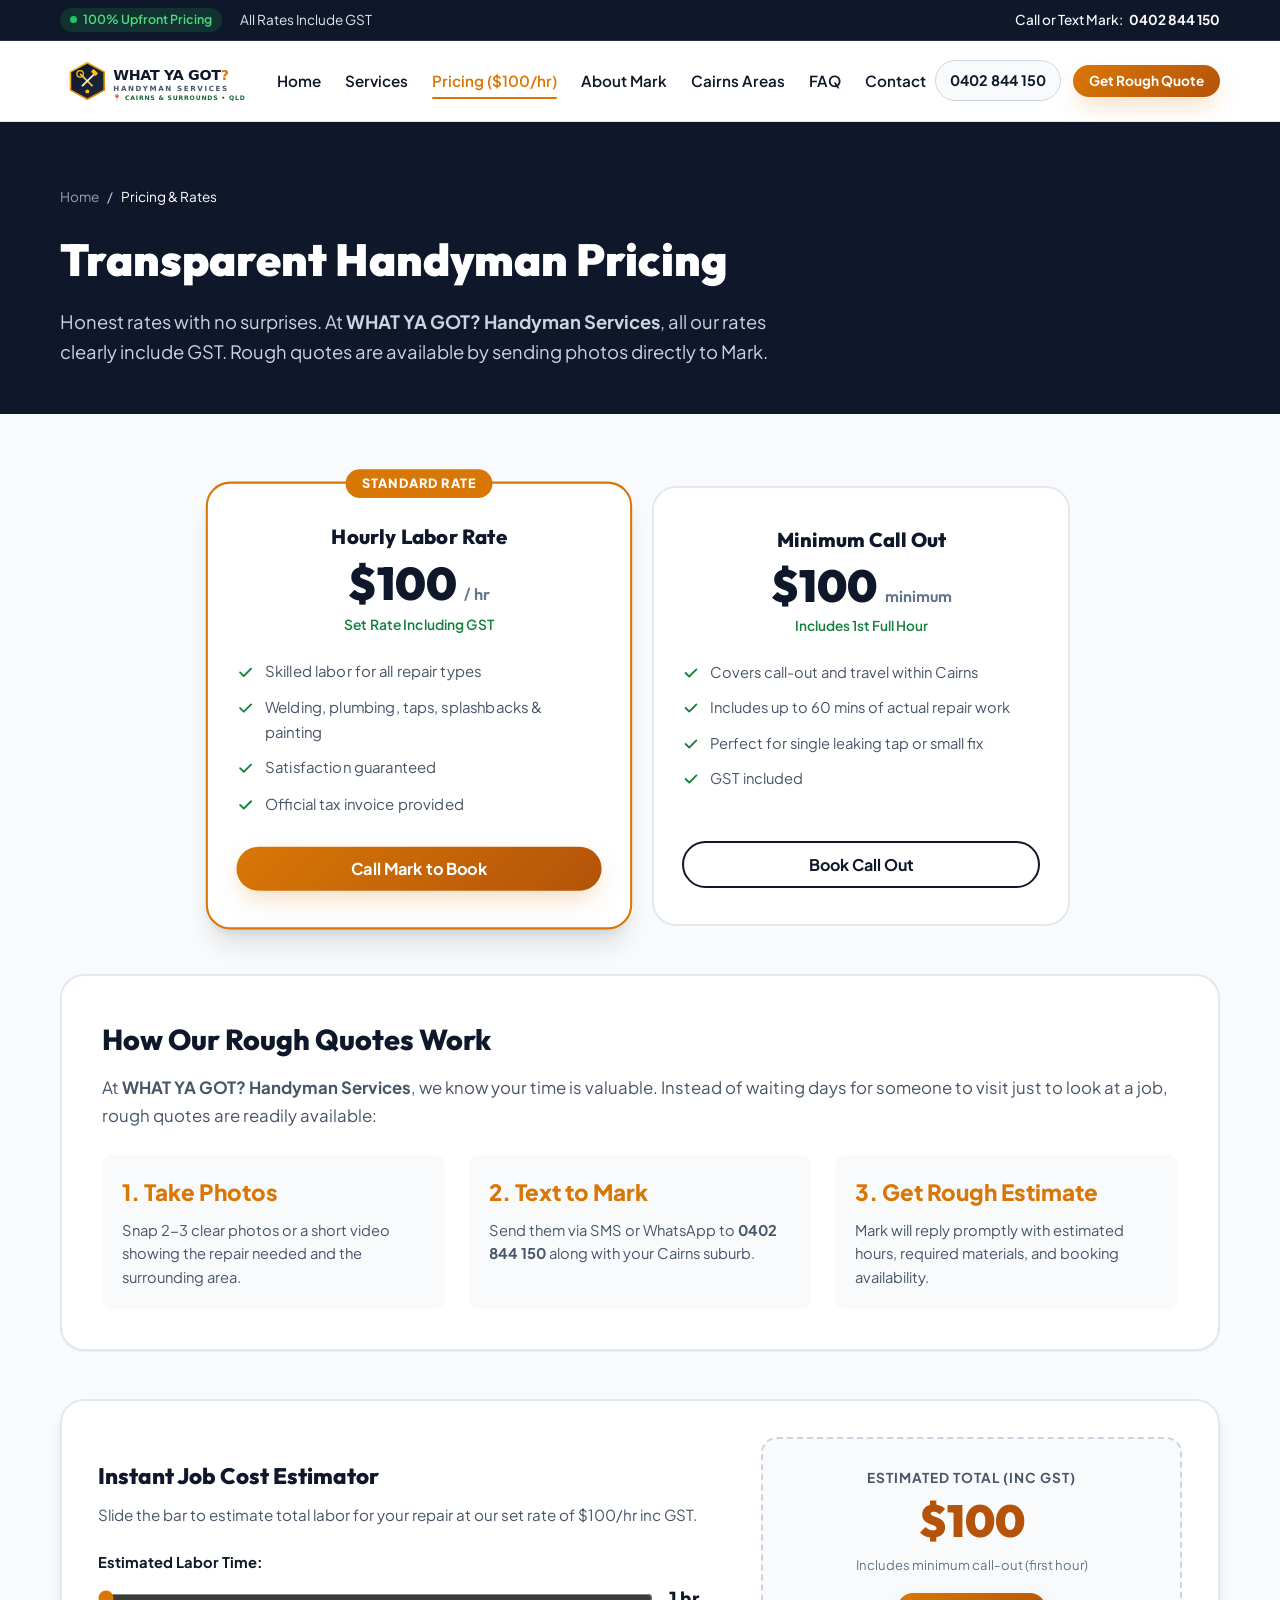
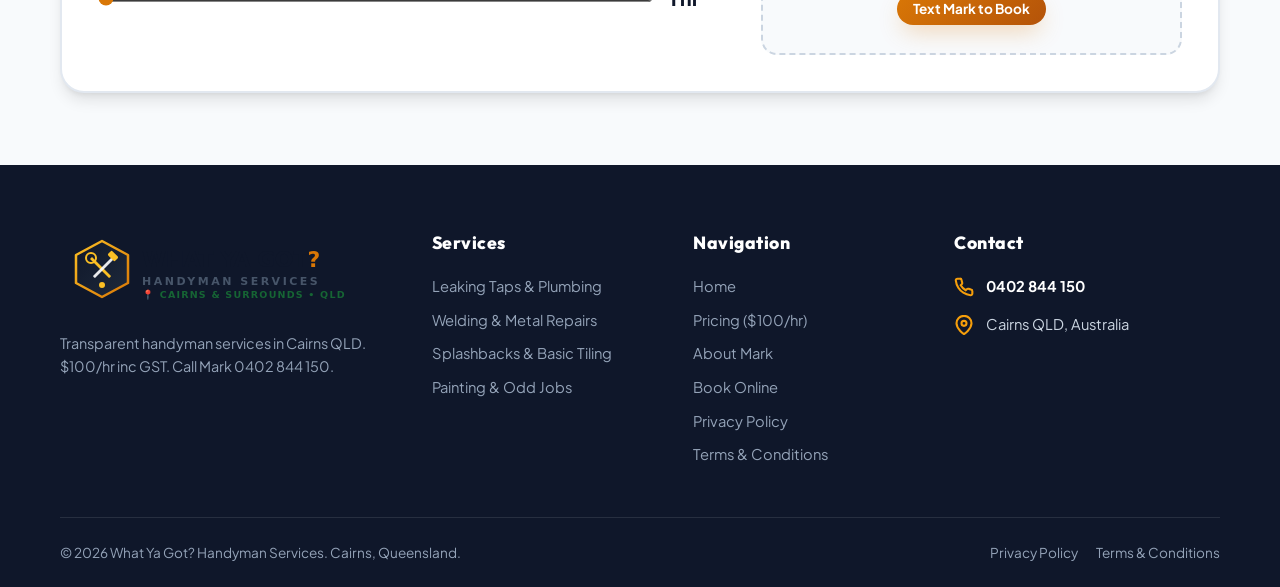
<file: pricing.html>
<!DOCTYPE html>
<html lang="en">
<head>
  <meta charset="UTF-8">
  <meta name="viewport" content="width=device-width, initial-scale=1.0">
  <title>Handyman Rates Cairns | $100/hr Inc GST | What Ya Got? Handyman Services</title>
  <meta name="description" content="Transparent handyman rates in Cairns. $100 per hour set rate (inc GST), $100 minimum call-out. No hidden fees. Free rough quotes from photos. Call Mark 0402 844 150.">
  <meta name="keywords" content="handyman cost cairns, handyman hourly rate cairns, cheap handyman cairns, property repair quotes cairns, how much does a handyman charge in cairns">
  <link rel="canonical" href="https://www.whatyagothandymanservices.com/pricing.html">

  <link rel="preconnect" href="https://fonts.googleapis.com">
  <link rel="preconnect" href="https://fonts.gstatic.com" crossorigin>
  <link href="https://fonts.googleapis.com/css2?family=Outfit:wght@600;700;800;900&family=Plus+Jakarta+Sans:wght@400;500;600;700;800&display=swap" rel="stylesheet">
  <link rel="stylesheet" href="assets/css/style.css">
  <link rel="icon" type="image/svg+xml" href="assets/images/logo.svg">
</head>
<body>

  <!-- Top Bar -->
  <div class="top-bar">
    <div class="container">
      <div class="top-bar-left">
        <span class="badge-status"><span class="pulse-dot"></span> 100% Upfront Pricing</span>
        <span>All Rates Include GST</span>
      </div>
      <div class="top-bar-right">
        <a href="tel:0402844150">Call or Text Mark: <strong>0402 844 150</strong></a>
      </div>
    </div>
  </div>

  <!-- Header -->
  <header class="site-header">
    <div class="container">
      <div class="header-inner">
        <a href="index.html" class="logo-link">
          <img src="assets/images/logo.svg" alt="What Ya Got? Handyman Services Cairns" class="logo-img" width="300" height="75">
        </a>
        <nav class="nav-desktop">
          <a href="index.html" class="nav-link">Home</a>
          <a href="services.html" class="nav-link">Services</a>
          <a href="pricing.html" class="nav-link active">Pricing ($100/hr)</a>
          <a href="about.html" class="nav-link">About Mark</a>
          <a href="index.html#areas" class="nav-link">Cairns Areas</a>
          <a href="index.html#faq" class="nav-link">FAQ</a>
          <a href="contact.html" class="nav-link">Contact</a>
        </nav>
        <div class="header-actions">
          <a href="tel:0402844150" class="btn-phone-header">
            <span>0402&nbsp;844&nbsp;150</span>
          </a>
          <a href="book-online.html" class="btn btn-sm btn-primary">Get Rough Quote</a>
          <button id="hamburger-btn" class="hamburger-btn" aria-label="Toggle navigation">
            <span class="hamburger-line"></span>
            <span class="hamburger-line"></span>
            <span class="hamburger-line"></span>
          </button>
        </div>
      </div>
    </div>
  </header>

  <!-- Mobile Drawer -->
  <div id="mobile-nav" class="mobile-nav">
    <div class="mobile-nav-panel">
      <div class="mobile-nav-header">
        <img src="assets/images/logo.svg" alt="What Ya Got?" height="40">
        <button id="mobile-close-btn" class="mobile-close-btn">&times;</button>
      </div>
      <div class="mobile-nav-links">
        <a href="index.html" class="mobile-nav-link">Home <span>&rarr;</span></a>
        <a href="services.html" class="mobile-nav-link">All Services <span>&rarr;</span></a>
        <a href="pricing.html" class="mobile-nav-link">Pricing ($100/hr) <span>&rarr;</span></a>
        <a href="about.html" class="mobile-nav-link">About Mark <span>&rarr;</span></a>
        <a href="index.html#areas" class="mobile-nav-link">Areas We Service <span>&rarr;</span></a>
        <a href="index.html#faq" class="mobile-nav-link">FAQ <span>&rarr;</span></a>
        <a href="contact.html" class="mobile-nav-link">Contact &amp; Hours <span>&rarr;</span></a>
      </div>
    </div>
  </div>

  <main>
    <section style="background:var(--primary); color:#FFFFFF; padding:48px 0;">
      <div class="container">
        <div class="breadcrumbs">
          <ol>
            <li><a href="index.html" style="color:#94A3B8;">Home</a></li>
            <li style="color:#FFFFFF;">Pricing &amp; Rates</li>
          </ol>
        </div>
        <h1 style="font-family:var(--font-heading); font-size:2.8rem; font-weight:900; margin-bottom:12px;">
          Transparent Handyman Pricing
        </h1>
        <p style="font-size:1.15rem; color:#CBD5E1; max-width:760px; line-height:1.6;">
          Honest rates with no surprises. At <strong>WHAT YA GOT? Handyman Services</strong>, all our rates clearly include GST. Rough quotes are available by sending photos directly to Mark.
        </p>
      </div>
    </section>

    <section class="section">
      <div class="container">
        <!-- 2 Core Rate Cards -->
        <div class="pricing-cards-grid">
          <!-- Card 1 -->
          <div class="pricing-card featured">
            <span class="popular-badge">Standard Rate</span>
            <div class="pricing-card-header">
              <h3 class="pricing-tier-name">Hourly Labor Rate</h3>
              <div class="pricing-card-price">$100 <span>/ hr</span></div>
              <div class="pricing-card-note">Set Rate Including GST</div>
            </div>
            <div class="pricing-card-features">
              <div class="pricing-feat-item">
                <svg viewBox="0 0 20 20" fill="currentColor"><path fill-rule="evenodd" d="M16.707 5.293a1 1 0 010 1.414l-8 8a1 1 0 01-1.414 0l-4-4a1 1 0 011.414-1.414L8 12.586l7.293-7.293a1 1 0 011.414 0z" clip-rule="evenodd"/></svg>
                <span>Skilled labor for all repair types</span>
              </div>
              <div class="pricing-feat-item">
                <svg viewBox="0 0 20 20" fill="currentColor"><path fill-rule="evenodd" d="M16.707 5.293a1 1 0 010 1.414l-8 8a1 1 0 01-1.414 0l-4-4a1 1 0 011.414-1.414L8 12.586l7.293-7.293a1 1 0 011.414 0z" clip-rule="evenodd"/></svg>
                <span>Welding, plumbing, taps, splashbacks &amp; painting</span>
              </div>
              <div class="pricing-feat-item">
                <svg viewBox="0 0 20 20" fill="currentColor"><path fill-rule="evenodd" d="M16.707 5.293a1 1 0 010 1.414l-8 8a1 1 0 01-1.414 0l-4-4a1 1 0 011.414-1.414L8 12.586l7.293-7.293a1 1 0 011.414 0z" clip-rule="evenodd"/></svg>
                <span>Satisfaction guaranteed</span>
              </div>
              <div class="pricing-feat-item">
                <svg viewBox="0 0 20 20" fill="currentColor"><path fill-rule="evenodd" d="M16.707 5.293a1 1 0 010 1.414l-8 8a1 1 0 01-1.414 0l-4-4a1 1 0 011.414-1.414L8 12.586l7.293-7.293a1 1 0 011.414 0z" clip-rule="evenodd"/></svg>
                <span>Official tax invoice provided</span>
              </div>
            </div>
            <a href="tel:0402844150" class="btn btn-primary btn-full">Call Mark to Book</a>
          </div>

          <!-- Card 2 -->
          <div class="pricing-card">
            <div class="pricing-card-header">
              <h3 class="pricing-tier-name">Minimum Call Out</h3>
              <div class="pricing-card-price">$100 <span>minimum</span></div>
              <div class="pricing-card-note">Includes 1st Full Hour</div>
            </div>
            <div class="pricing-card-features">
              <div class="pricing-feat-item">
                <svg viewBox="0 0 20 20" fill="currentColor"><path fill-rule="evenodd" d="M16.707 5.293a1 1 0 010 1.414l-8 8a1 1 0 01-1.414 0l-4-4a1 1 0 011.414-1.414L8 12.586l7.293-7.293a1 1 0 011.414 0z" clip-rule="evenodd"/></svg>
                <span>Covers call-out and travel within Cairns</span>
              </div>
              <div class="pricing-feat-item">
                <svg viewBox="0 0 20 20" fill="currentColor"><path fill-rule="evenodd" d="M16.707 5.293a1 1 0 010 1.414l-8 8a1 1 0 01-1.414 0l-4-4a1 1 0 011.414-1.414L8 12.586l7.293-7.293a1 1 0 011.414 0z" clip-rule="evenodd"/></svg>
                <span>Includes up to 60 mins of actual repair work</span>
              </div>
              <div class="pricing-feat-item">
                <svg viewBox="0 0 20 20" fill="currentColor"><path fill-rule="evenodd" d="M16.707 5.293a1 1 0 010 1.414l-8 8a1 1 0 01-1.414 0l-4-4a1 1 0 011.414-1.414L8 12.586l7.293-7.293a1 1 0 011.414 0z" clip-rule="evenodd"/></svg>
                <span>Perfect for single leaking tap or small fix</span>
              </div>
              <div class="pricing-feat-item">
                <svg viewBox="0 0 20 20" fill="currentColor"><path fill-rule="evenodd" d="M16.707 5.293a1 1 0 010 1.414l-8 8a1 1 0 01-1.414 0l-4-4a1 1 0 011.414-1.414L8 12.586l7.293-7.293a1 1 0 011.414 0z" clip-rule="evenodd"/></svg>
                <span>GST included</span>
              </div>
            </div>
            <a href="tel:0402844150" class="btn btn-outline btn-full">Book Call Out</a>
          </div>


        </div>

        <!-- Rough Quotes Explanation Section -->
        <div style="background:#FFFFFF; border:2px solid var(--surface-border); border-radius:var(--radius-xl); padding:40px; margin-top:48px; box-shadow:var(--shadow-sm);">
          <h2 style="font-family:var(--font-heading); font-size:1.8rem; font-weight:800; color:var(--primary); margin-bottom:12px;">
            How Our Rough Quotes Work
          </h2>
          <p style="color:var(--text-muted); font-size:1.05rem; line-height:1.7; margin-bottom:16px;">
            At <strong>WHAT YA GOT? Handyman Services</strong>, we know your time is valuable. Instead of waiting days for someone to visit just to look at a job, rough quotes are readily available:
          </p>
          <div style="display:grid; grid-template-columns:repeat(auto-fit, minmax(260px, 1fr)); gap:24px; margin-top:24px;">
            <div style="padding:20px; background:var(--surface-alt); border-radius:var(--radius-md);">
              <div style="font-size:1.4rem; font-weight:900; color:var(--accent); margin-bottom:8px;">1. Take Photos</div>
              <p style="font-size:0.92rem; color:var(--text-muted);">Snap 2-3 clear photos or a short video showing the repair needed and the surrounding area.</p>
            </div>
            <div style="padding:20px; background:var(--surface-alt); border-radius:var(--radius-md);">
              <div style="font-size:1.4rem; font-weight:900; color:var(--accent); margin-bottom:8px;">2. Text to Mark</div>
              <p style="font-size:0.92rem; color:var(--text-muted);">Send them via SMS or WhatsApp to <strong>0402 844 150</strong> along with your Cairns suburb.</p>
            </div>
            <div style="padding:20px; background:var(--surface-alt); border-radius:var(--radius-md);">
              <div style="font-size:1.4rem; font-weight:900; color:var(--accent); margin-bottom:8px;">3. Get Rough Estimate</div>
              <p style="font-size:0.92rem; color:var(--text-muted);">Mark will reply promptly with estimated hours, required materials, and booking availability.</p>
            </div>
          </div>
        </div>

        <!-- Calculator -->
        <div class="calc-box">
          <div class="calc-grid">
            <div>
              <h3 style="font-family:var(--font-heading); font-size:1.4rem; font-weight:800; margin-bottom:8px;">Instant Job Cost Estimator</h3>
              <p style="color:var(--text-muted); font-size:0.95rem; margin-bottom:24px;">
                Slide the bar to estimate total labor for your repair at our set rate of $100/hr inc GST.
              </p>
              <div class="calc-form-group">
                <label for="calc-hours" class="calc-label">Estimated Labor Time:</label>
                <div class="calc-slider-wrap">
                  <input type="range" id="calc-hours" class="calc-slider" min="1" max="8" step="0.5" value="1">
                  <span id="calc-hours-val" class="calc-slider-val">1 hr</span>
                </div>
              </div>

            </div>
            <div class="calc-result-card">
              <div style="font-weight:700; font-size:0.85rem; text-transform:uppercase; letter-spacing:1px; color:var(--text-muted);">
                Estimated Total (inc GST)
              </div>
              <div id="calc-total" class="calc-result-amount">$100</div>
              <div class="calc-result-sub">Includes minimum call-out (first hour)</div>
              <div style="margin-top:18px;">
                <a href="sms:0402844150?body=Hi%20Mark,%20I'd%20like%20to%20book%20a%20job%20in%20Cairns" class="btn btn-sm btn-primary">Text Mark to Book</a>
              </div>
            </div>
          </div>
        </div>
      </div>
    </section>
  </main>

  <!-- Footer -->
  <footer class="site-footer">
    <div class="container">
      <div class="footer-grid">
        <div>
          <a href="index.html" style="display:inline-block; margin-bottom:16px;">
            <img src="assets/images/logo.svg" alt="What Ya Got? Handyman Services" height="56">
          </a>
          <p style="color:#94A3B8; font-size:0.9rem; line-height:1.6;">
            Transparent handyman services in Cairns QLD. $100/hr inc GST. Call Mark 0402 844 150.
          </p>
        </div>
        <div>
          <h4 class="footer-col-title">Services</h4>
          <ul class="footer-links">
            <li><a href="services.html#plumbing">Leaking Taps &amp; Plumbing</a></li>
            <li><a href="services.html#welding">Welding &amp; Metal Repairs</a></li>
            <li><a href="services.html#splashbacks">Splashbacks &amp; Basic Tiling</a></li>
            <li><a href="services.html#painting">Painting &amp; Odd Jobs</a></li>
          </ul>
        </div>
        <div>
          <h4 class="footer-col-title">Navigation</h4>
          <ul class="footer-links">
            <li><a href="index.html">Home</a></li>
            <li><a href="pricing.html">Pricing ($100/hr)</a></li>
            <li><a href="about.html">About Mark</a></li>
            <li><a href="book-online.html">Book Online</a></li>
            <li><a href="privacy-policy.html">Privacy Policy</a></li>
            <li><a href="terms.html">Terms &amp; Conditions</a></li>
          </ul>
        </div>
        <div>
          <h4 class="footer-col-title">Contact</h4>
          <div class="footer-contact-item">
            <svg viewBox="0 0 24 24" fill="none" stroke="currentColor" stroke-width="2.5"><path d="M22 16.92v3a2 2 0 0 1-2.18 2 19.79 19.79 0 0 1-8.63-3.07 19.5 19.5 0 0 1-6-6 19.79 19.79 0 0 1-3.07-8.67A2 2 0 0 1 4.11 2h3a2 2 0 0 1 2 1.72 12.84 12.84 0 0 0 .7 2.81 2 2 0 0 1-.45 2.11L8.09 9.91a16 16 0 0 0 6 6l1.27-1.27a2 2 0 0 1 2.11-.45 12.84 12.84 0 0 0 2.81.7A2 2 0 0 1 22 16.92z"></path></svg>
            <a href="tel:0402844150" style="color:#FFF; font-weight:700;">0402 844 150</a>
          </div>
          <div class="footer-contact-item">
            <svg viewBox="0 0 24 24" fill="none" stroke="currentColor" stroke-width="2.5"><path d="M21 10c0 7-9 13-9 13s-9-6-9-13a9 9 0 0 1 18 0z"></path><circle cx="12" cy="10" r="3"></circle></svg>
            <span>Cairns QLD, Australia</span>
          </div>
        </div>
      </div>
      <div class="footer-bottom">
        <div>&copy; 2026 What Ya Got? Handyman Services. Cairns, Queensland.</div>
        <div class="footer-bottom-links">
          <a href="privacy-policy.html">Privacy Policy</a>
          <a href="terms.html">Terms &amp; Conditions</a>
        </div>
      </div>
    </div>
  </footer>

  <!-- Mobile Sticky Bar -->
  <div class="mobile-sticky-bar">
    <a href="tel:0402844150" class="btn btn-secondary">📞 Call Mark</a>
    <a href="sms:0402844150?body=Hi%20Mark,%20I'd%20like%20a%20quote%20for%20a%20repair%20in%20Cairns" class="btn btn-primary">💬 Text Photos</a>
  </div>

  <script src="assets/js/main.js"></script>
</body>
</html>
</file>
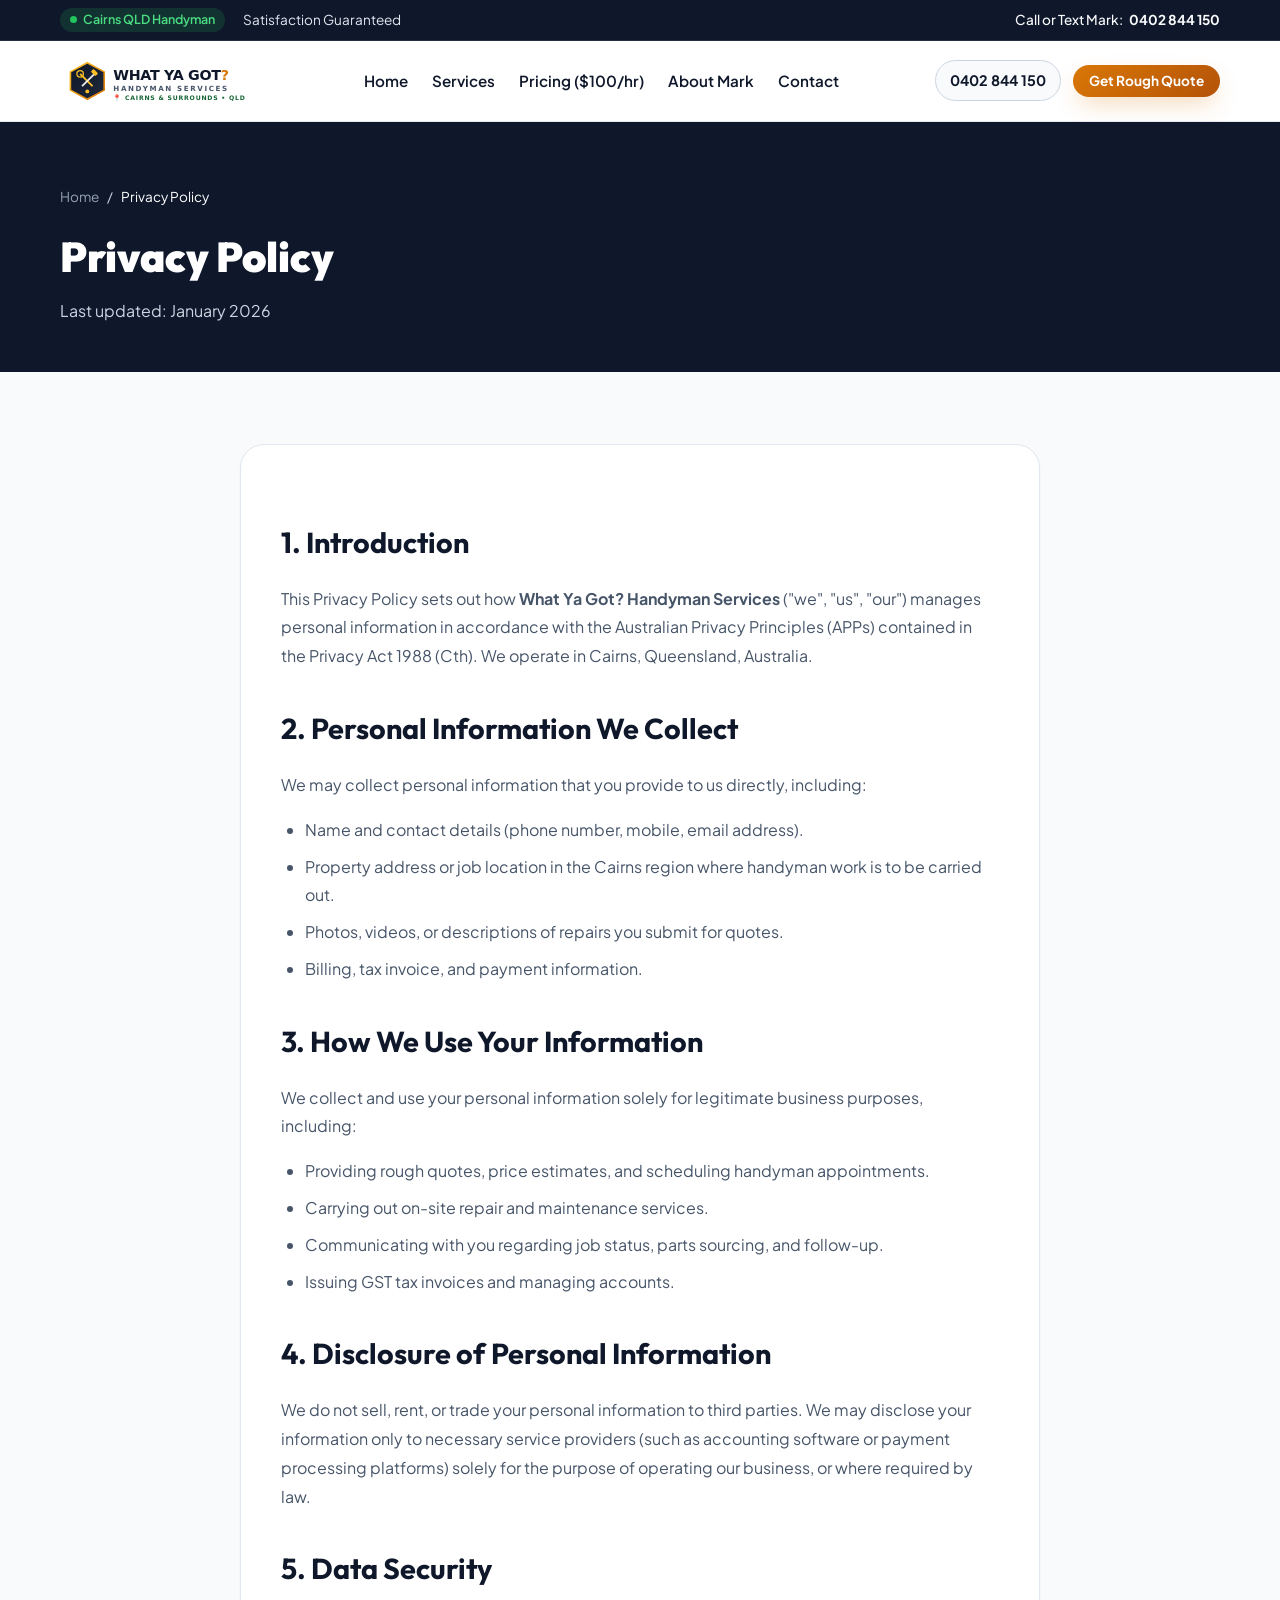
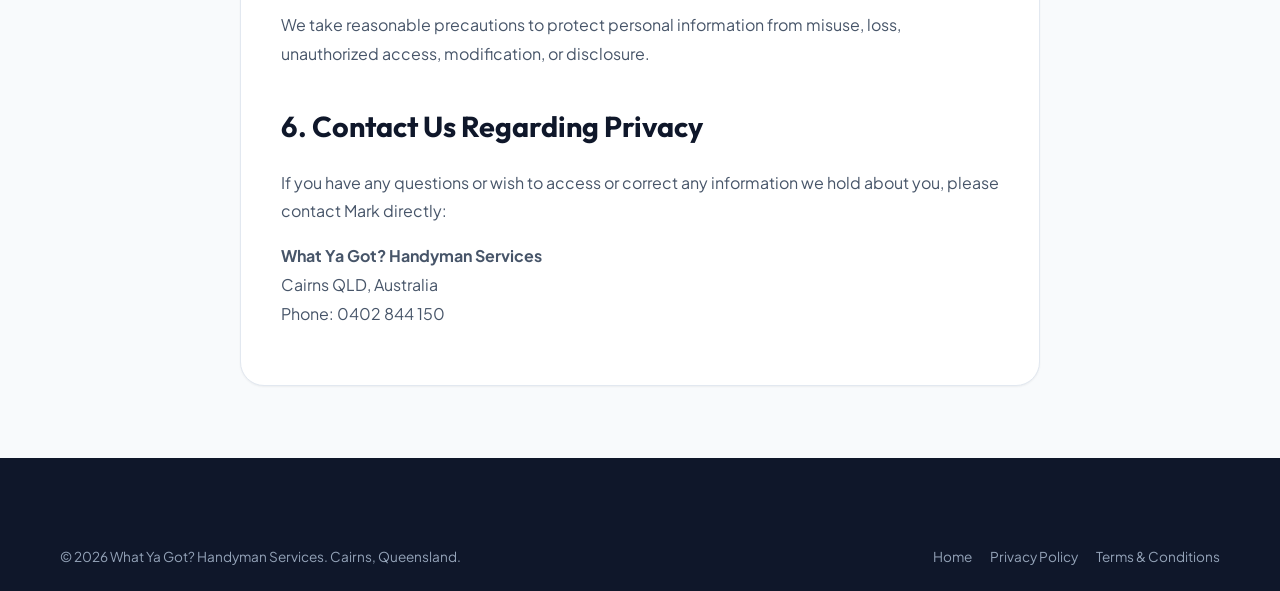
<file: privacy-policy.html>
<!DOCTYPE html>
<html lang="en">
<head>
  <meta charset="UTF-8">
  <meta name="viewport" content="width=device-width, initial-scale=1.0">
  <title>Privacy Policy | What Ya Got? Handyman Services</title>
  <meta name="description" content="Privacy Policy for What Ya Got? Handyman Services in Cairns QLD. Explaining how we collect, handle and protect your personal information.">
  <link rel="canonical" href="https://www.whatyagothandymanservices.com/privacy-policy.html">
  <link rel="preconnect" href="https://fonts.googleapis.com">
  <link rel="preconnect" href="https://fonts.gstatic.com" crossorigin>
  <link href="https://fonts.googleapis.com/css2?family=Outfit:wght@600;700;800;900&family=Plus+Jakarta+Sans:wght@400;500;600;700;800&display=swap" rel="stylesheet">
  <link rel="stylesheet" href="assets/css/style.css">
  <link rel="icon" type="image/svg+xml" href="assets/images/logo.svg">
</head>
<body>

  <!-- Top Bar -->
  <div class="top-bar">
    <div class="container">
      <div class="top-bar-left">
        <span class="badge-status"><span class="pulse-dot"></span> Cairns QLD Handyman</span>
        <span>Satisfaction Guaranteed</span>
      </div>
      <div class="top-bar-right">
        <a href="tel:0402844150">Call or Text Mark: <strong>0402 844 150</strong></a>
      </div>
    </div>
  </div>

  <!-- Header -->
  <header class="site-header">
    <div class="container">
      <div class="header-inner">
        <a href="index.html" class="logo-link">
          <img src="assets/images/logo.svg" alt="What Ya Got? Handyman Services Cairns" class="logo-img" width="300" height="75">
        </a>
        <nav class="nav-desktop">
          <a href="index.html" class="nav-link">Home</a>
          <a href="services.html" class="nav-link">Services</a>
          <a href="pricing.html" class="nav-link">Pricing ($100/hr)</a>
          <a href="about.html" class="nav-link">About Mark</a>
          <a href="contact.html" class="nav-link">Contact</a>
        </nav>
        <div class="header-actions">
          <a href="tel:0402844150" class="btn-phone-header">
            <span>0402&nbsp;844&nbsp;150</span>
          </a>
          <a href="book-online.html" class="btn btn-sm btn-primary">Get Rough Quote</a>
        </div>
      </div>
    </div>
  </header>

  <main>
    <section style="background:var(--primary); color:#FFFFFF; padding:48px 0;">
      <div class="container">
        <div class="breadcrumbs">
          <ol>
            <li><a href="index.html" style="color:#94A3B8;">Home</a></li>
            <li style="color:#FFFFFF;">Privacy Policy</li>
          </ol>
        </div>
        <h1 style="font-family:var(--font-heading); font-size:2.6rem; font-weight:900; margin-bottom:8px;">
          Privacy Policy
        </h1>
        <p style="color:#CBD5E1; font-size:1rem;">Last updated: January 2026</p>
      </div>
    </section>

    <section class="section">
      <div class="container">
        <div class="content-prose" style="max-width:800px; margin:0 auto; background:#FFFFFF; padding:40px; border-radius:var(--radius-xl); border:1px solid var(--surface-border); box-shadow:var(--shadow-sm);">
          <h2>1. Introduction</h2>
          <p>
            This Privacy Policy sets out how <strong>What Ya Got? Handyman Services</strong> ("we", "us", "our") manages personal information in accordance with the Australian Privacy Principles (APPs) contained in the Privacy Act 1988 (Cth). We operate in Cairns, Queensland, Australia.
          </p>

          <h2>2. Personal Information We Collect</h2>
          <p>We may collect personal information that you provide to us directly, including:</p>
          <ul>
            <li>Name and contact details (phone number, mobile, email address).</li>
            <li>Property address or job location in the Cairns region where handyman work is to be carried out.</li>
            <li>Photos, videos, or descriptions of repairs you submit for quotes.</li>
            <li>Billing, tax invoice, and payment information.</li>
          </ul>

          <h2>3. How We Use Your Information</h2>
          <p>We collect and use your personal information solely for legitimate business purposes, including:</p>
          <ul>
            <li>Providing rough quotes, price estimates, and scheduling handyman appointments.</li>
            <li>Carrying out on-site repair and maintenance services.</li>
            <li>Communicating with you regarding job status, parts sourcing, and follow-up.</li>
            <li>Issuing GST tax invoices and managing accounts.</li>
          </ul>

          <h2>4. Disclosure of Personal Information</h2>
          <p>
            We do not sell, rent, or trade your personal information to third parties. We may disclose your information only to necessary service providers (such as accounting software or payment processing platforms) solely for the purpose of operating our business, or where required by law.
          </p>

          <h2>5. Data Security</h2>
          <p>
            We take reasonable precautions to protect personal information from misuse, loss, unauthorized access, modification, or disclosure.
          </p>

          <h2>6. Contact Us Regarding Privacy</h2>
          <p>
            If you have any questions or wish to access or correct any information we hold about you, please contact Mark directly:
          </p>
          <p>
            <strong>What Ya Got? Handyman Services</strong><br>
            Cairns QLD, Australia<br>
            Phone: <a href="tel:0402844150">0402 844 150</a>
          </p>
        </div>
      </div>
    </section>
  </main>

  <footer class="site-footer">
    <div class="container">
      <div class="footer-bottom">
        <div>&copy; 2026 What Ya Got? Handyman Services. Cairns, Queensland.</div>
        <div class="footer-bottom-links">
          <a href="index.html">Home</a>
          <a href="privacy-policy.html">Privacy Policy</a>
          <a href="terms.html">Terms &amp; Conditions</a>
        </div>
      </div>
    </div>
  </footer>

  <script src="assets/js/main.js"></script>
</body>
</html>
</file>
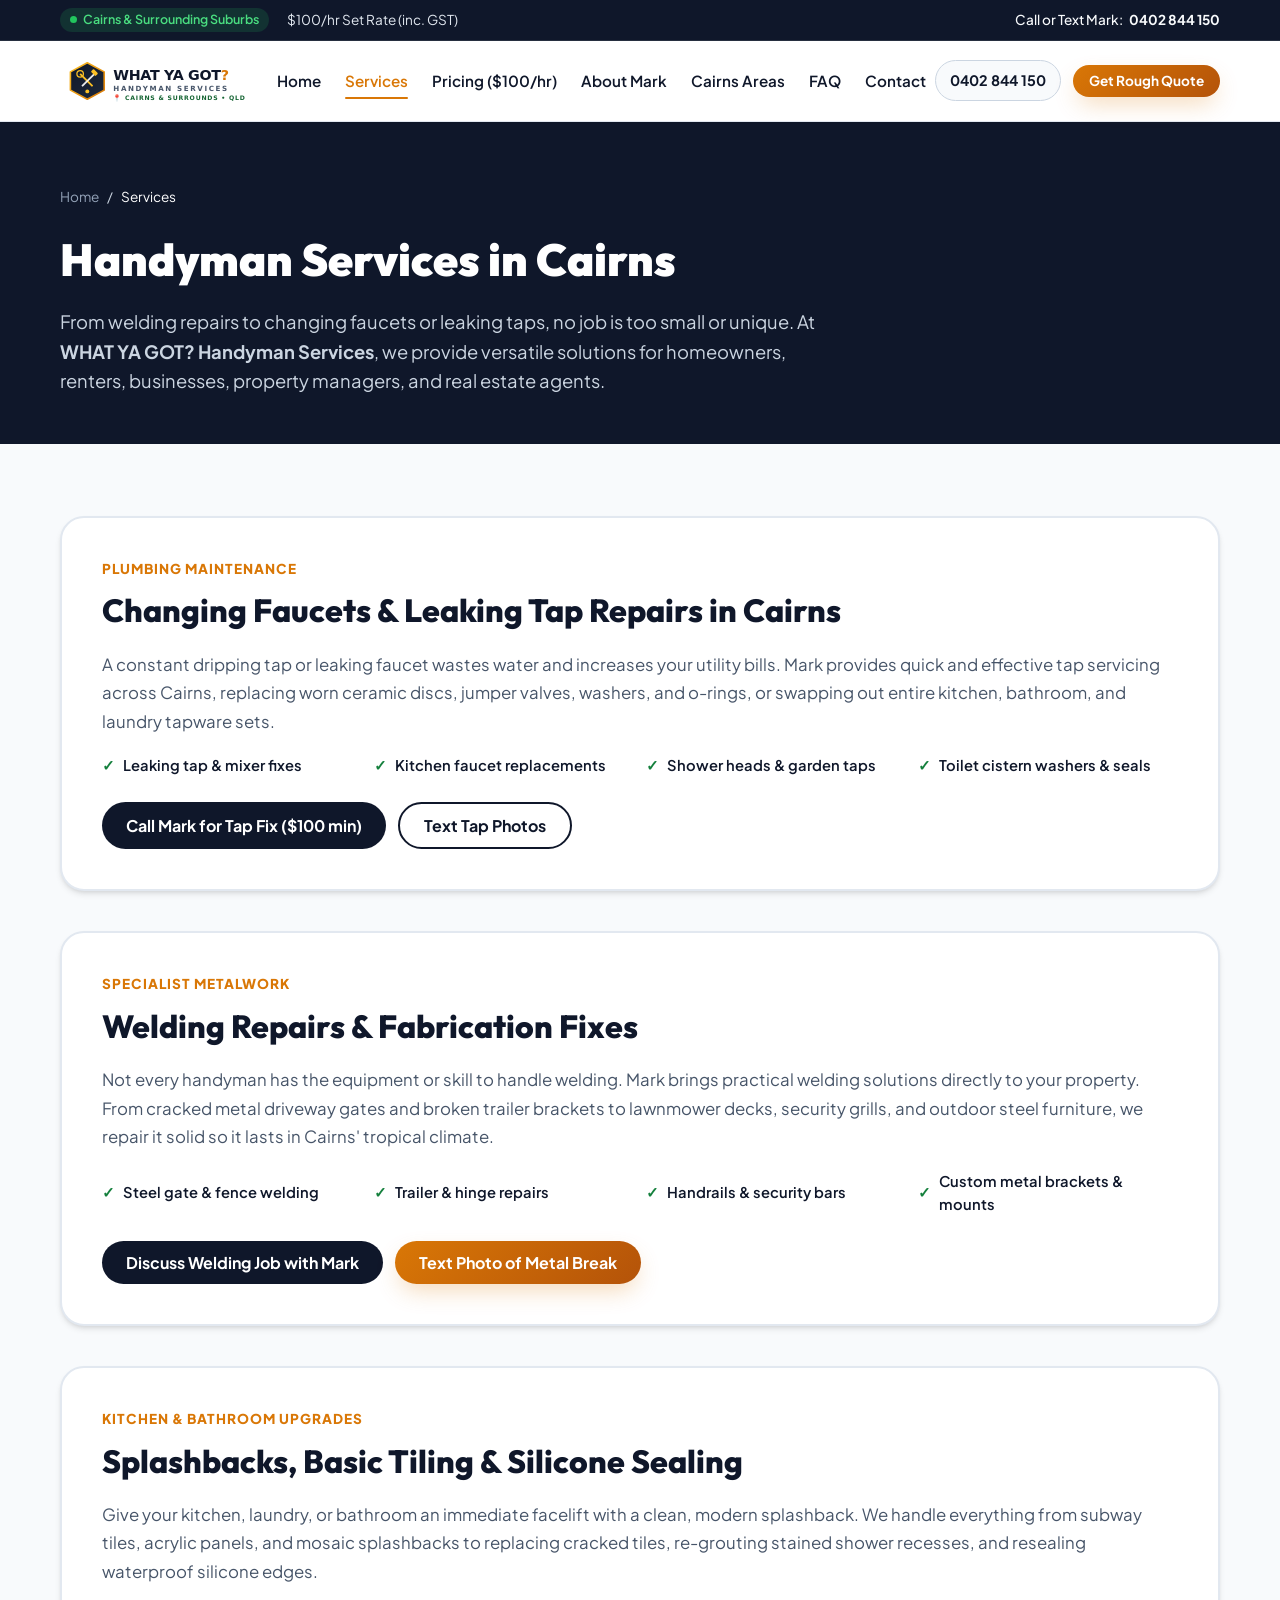
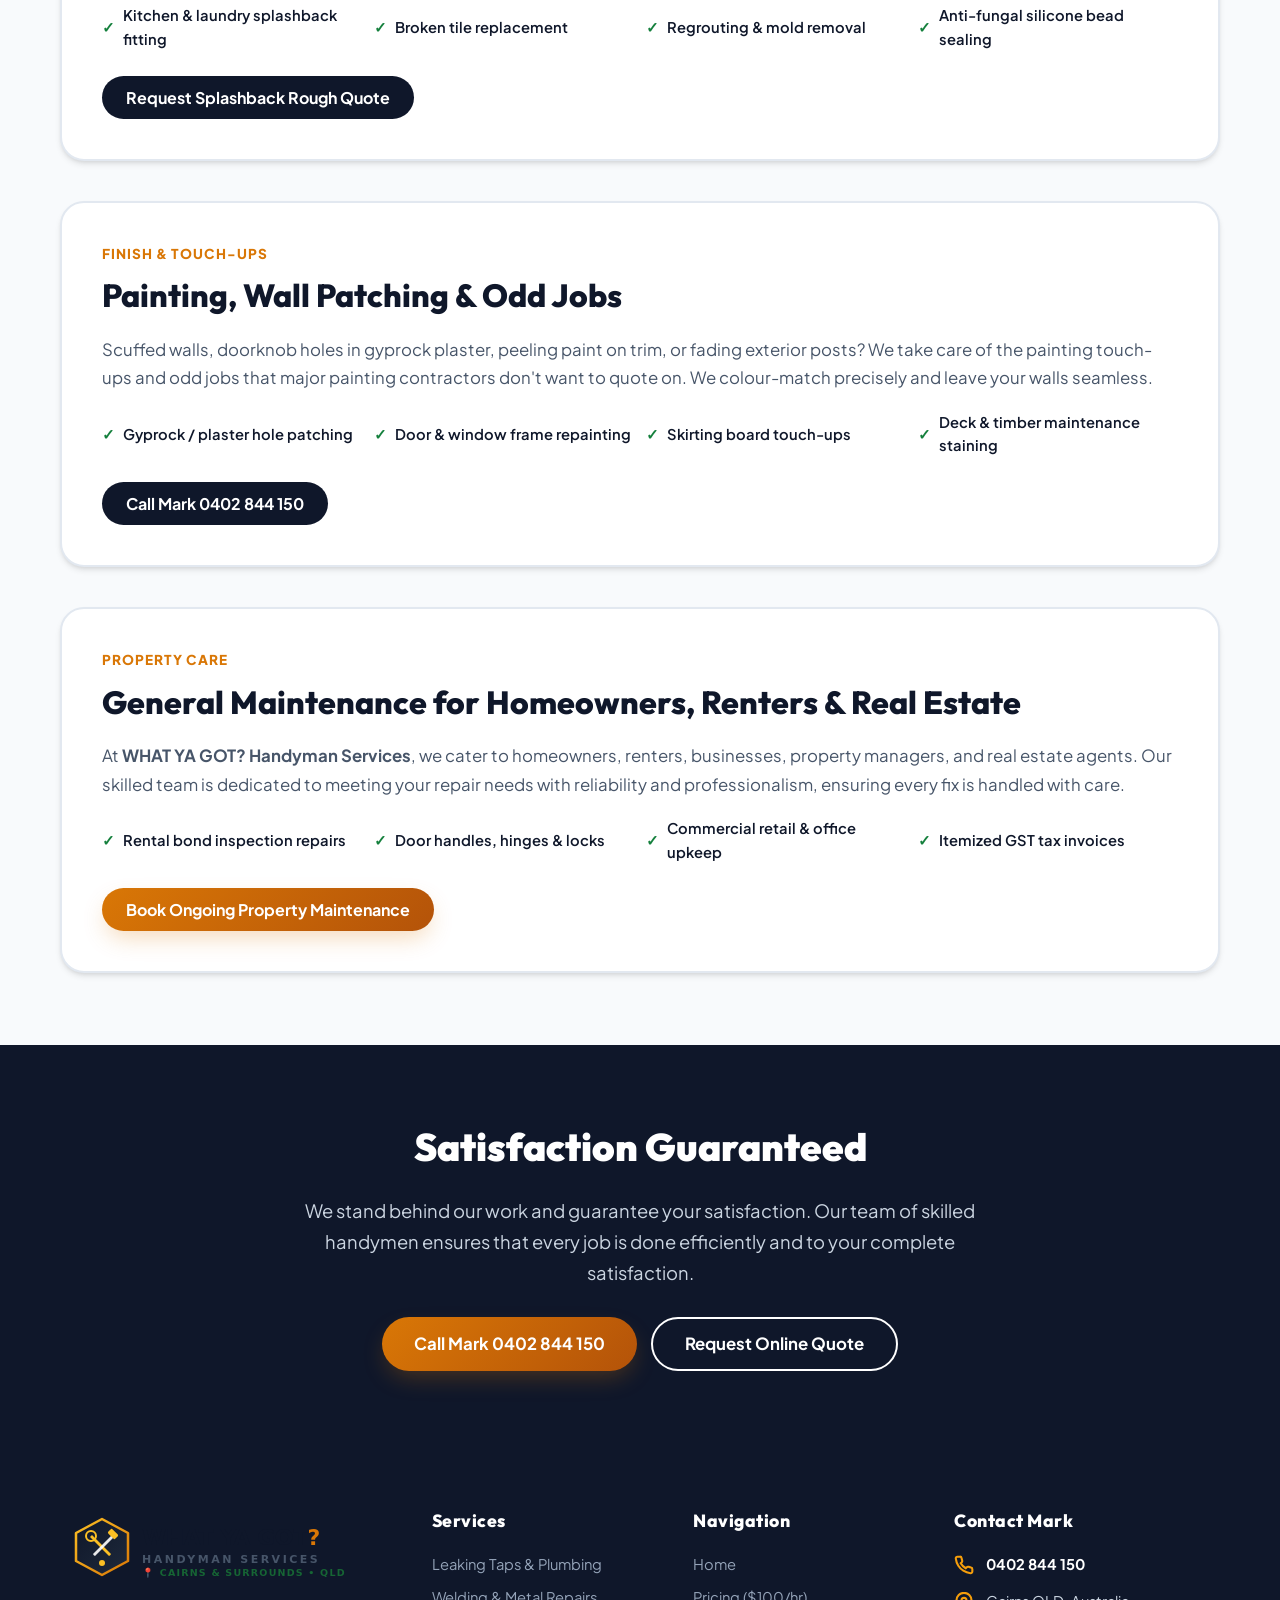
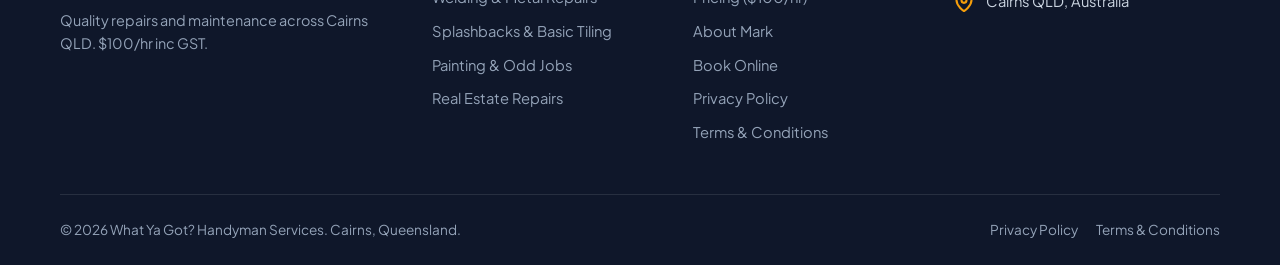
<file: services.html>
<!DOCTYPE html>
<html lang="en">
<head>
  <meta charset="UTF-8">
  <meta name="viewport" content="width=device-width, initial-scale=1.0">
  <title>Handyman Services Cairns | Leaking Taps, Welding, Splashbacks, Painting | What Ya Got?</title>
  <meta name="description" content="Explore versatile handyman services in Cairns by What Ya Got? Handyman Services. Specialized leaking tap repair, onsite welding, kitchen splashbacks, painting, and property maintenance. $100/hr inc GST. Call Mark 0402 844 150.">
  <meta name="keywords" content="handyman services cairns, leaking taps cairns, welding repairs cairns, splashbacks cairns, painting cairns, property repairs cairns, real estate maintenance cairns">
  <link rel="canonical" href="https://www.whatyagothandymanservices.com/services.html">

  <meta property="og:type" content="website">
  <meta property="og:title" content="Handyman Services Cairns - What Ya Got? Handyman Services">
  <meta property="og:description" content="Welding repairs, leaking taps, kitchen splashbacks, painting and odd jobs across Cairns. $100/hr inc GST. Satisfaction Guaranteed!">
  <meta property="og:image" content="https://www.whatyagothandymanservices.com/assets/images/workshop-tools.jpg">

  <link rel="preconnect" href="https://fonts.googleapis.com">
  <link rel="preconnect" href="https://fonts.gstatic.com" crossorigin>
  <link href="https://fonts.googleapis.com/css2?family=Outfit:wght@600;700;800;900&family=Plus+Jakarta+Sans:wght@400;500;600;700;800&display=swap" rel="stylesheet">
  <link rel="stylesheet" href="assets/css/style.css">
  <link rel="icon" type="image/svg+xml" href="assets/images/logo.svg">

  <script type="application/ld+json">
  {
    "@context": "https://schema.org",
    "@type": "Service",
    "serviceType": "Handyman & Property Maintenance",
    "provider": {
      "@type": "HomeAndConstructionBusiness",
      "name": "What Ya Got? Handyman Services",
      "telephone": "+61 402 844 150",
      "address": {
        "@type": "PostalAddress",
        "addressLocality": "Cairns",
        "addressRegion": "QLD",
        "addressCountry": "AU"
      }
    },
    "areaServed": "Cairns, Queensland",
    "description": "Versatile handyman services including welding repairs, changing faucets or leaking taps, splashbacks, painting odd jobs, and general property maintenance."
  }
  </script>
</head>
<body>

  <!-- Top Bar -->
  <div class="top-bar">
    <div class="container">
      <div class="top-bar-left">
        <span class="badge-status"><span class="pulse-dot"></span> Cairns &amp; Surrounding Suburbs</span>
        <span>$100/hr Set Rate (inc. GST)</span>
      </div>
      <div class="top-bar-right">
        <a href="tel:0402844150">Call or Text Mark: <strong>0402 844 150</strong></a>
      </div>
    </div>
  </div>

  <!-- Header -->
  <header class="site-header">
    <div class="container">
      <div class="header-inner">
        <a href="index.html" class="logo-link">
          <img src="assets/images/logo.svg" alt="What Ya Got? Handyman Services Cairns" class="logo-img" width="300" height="75">
        </a>
        <nav class="nav-desktop">
          <a href="index.html" class="nav-link">Home</a>
          <a href="services.html" class="nav-link active">Services</a>
          <a href="pricing.html" class="nav-link">Pricing ($100/hr)</a>
          <a href="about.html" class="nav-link">About Mark</a>
          <a href="index.html#areas" class="nav-link">Cairns Areas</a>
          <a href="index.html#faq" class="nav-link">FAQ</a>
          <a href="contact.html" class="nav-link">Contact</a>
        </nav>
        <div class="header-actions">
          <a href="tel:0402844150" class="btn-phone-header">
            <span>0402&nbsp;844&nbsp;150</span>
          </a>
          <a href="book-online.html" class="btn btn-sm btn-primary">Get Rough Quote</a>
          <button id="hamburger-btn" class="hamburger-btn" aria-label="Toggle navigation">
            <span class="hamburger-line"></span>
            <span class="hamburger-line"></span>
            <span class="hamburger-line"></span>
          </button>
        </div>
      </div>
    </div>
  </header>

  <!-- Mobile Drawer -->
  <div id="mobile-nav" class="mobile-nav">
    <div class="mobile-nav-panel">
      <div class="mobile-nav-header">
        <img src="assets/images/logo.svg" alt="What Ya Got?" height="40">
        <button id="mobile-close-btn" class="mobile-close-btn">&times;</button>
      </div>
      <div class="mobile-nav-links">
        <a href="index.html" class="mobile-nav-link">Home <span>&rarr;</span></a>
        <a href="services.html" class="mobile-nav-link">All Services <span>&rarr;</span></a>
        <a href="pricing.html" class="mobile-nav-link">Pricing ($100/hr) <span>&rarr;</span></a>
        <a href="about.html" class="mobile-nav-link">About Mark <span>&rarr;</span></a>
        <a href="index.html#areas" class="mobile-nav-link">Areas We Service <span>&rarr;</span></a>
        <a href="index.html#faq" class="mobile-nav-link">FAQ <span>&rarr;</span></a>
        <a href="contact.html" class="mobile-nav-link">Contact &amp; Hours <span>&rarr;</span></a>
      </div>
    </div>
  </div>

  <main>
    <!-- Page Header Banner -->
    <section style="background:var(--primary); color:#FFFFFF; padding:48px 0;">
      <div class="container">
        <div class="breadcrumbs">
          <ol>
            <li><a href="index.html" style="color:#94A3B8;">Home</a></li>
            <li style="color:#FFFFFF;">Services</li>
          </ol>
        </div>
        <h1 style="font-family:var(--font-heading); font-size:2.8rem; font-weight:900; margin-bottom:12px;">
          Handyman Services in Cairns
        </h1>
        <p style="font-size:1.15rem; color:#CBD5E1; max-width:760px; line-height:1.6;">
          From welding repairs to changing faucets or leaking taps, no job is too small or unique. At <strong>WHAT YA GOT? Handyman Services</strong>, we provide versatile solutions for homeowners, renters, businesses, property managers, and real estate agents.
        </p>
      </div>
    </section>

    <!-- Detailed Services Breakdown -->
    <section class="section">
      <div class="container">
        <!-- Service 1: Plumbing & Leaking Taps -->
        <div id="plumbing" style="background:#FFFFFF; border:2px solid var(--surface-border); border-radius:var(--radius-xl); padding:40px; margin-bottom:40px; box-shadow:var(--shadow-md);">
          <div style="display:grid; grid-template-columns:1fr; gap:32px; align-items:center;">
            <div>
              <div style="color:var(--accent); font-weight:800; font-size:0.85rem; text-transform:uppercase; letter-spacing:1px; margin-bottom:6px;">Plumbing Maintenance</div>
              <h2 style="font-family:var(--font-heading); font-size:2rem; font-weight:800; color:var(--primary); margin-bottom:14px;">
                Changing Faucets &amp; Leaking Tap Repairs in Cairns
              </h2>
              <p style="color:var(--text-muted); font-size:1.05rem; line-height:1.7; margin-bottom:18px;">
                A constant dripping tap or leaking faucet wastes water and increases your utility bills. Mark provides quick and effective tap servicing across Cairns, replacing worn ceramic discs, jumper valves, washers, and o-rings, or swapping out entire kitchen, bathroom, and laundry tapware sets.
              </p>
              <div style="display:grid; grid-template-columns:repeat(auto-fit, minmax(200px, 1fr)); gap:12px; margin-bottom:24px;">
                <div style="display:flex; align-items:center; gap:8px; font-weight:600; font-size:0.92rem;">
                  <span style="color:var(--success);">✓</span> Leaking tap &amp; mixer fixes
                </div>
                <div style="display:flex; align-items:center; gap:8px; font-weight:600; font-size:0.92rem;">
                  <span style="color:var(--success);">✓</span> Kitchen faucet replacements
                </div>
                <div style="display:flex; align-items:center; gap:8px; font-weight:600; font-size:0.92rem;">
                  <span style="color:var(--success);">✓</span> Shower heads &amp; garden taps
                </div>
                <div style="display:flex; align-items:center; gap:8px; font-weight:600; font-size:0.92rem;">
                  <span style="color:var(--success);">✓</span> Toilet cistern washers &amp; seals
                </div>
              </div>
              <div style="display:flex; gap:12px; flex-wrap:wrap;">
                <a href="tel:0402844150" class="btn btn-secondary">Call Mark for Tap Fix ($100 min)</a>
                <a href="sms:0402844150?body=Hi%20Mark,%20I%20have%20a%20leaking%20tap%20in%20Cairns" class="btn btn-outline">Text Tap Photos</a>
              </div>
            </div>
          </div>
        </div>

        <!-- Service 2: Welding Repairs -->
        <div id="welding" style="background:#FFFFFF; border:2px solid var(--surface-border); border-radius:var(--radius-xl); padding:40px; margin-bottom:40px; box-shadow:var(--shadow-md);">
          <div>
            <div style="color:var(--accent); font-weight:800; font-size:0.85rem; text-transform:uppercase; letter-spacing:1px; margin-bottom:6px;">Specialist Metalwork</div>
            <h2 style="font-family:var(--font-heading); font-size:2rem; font-weight:800; color:var(--primary); margin-bottom:14px;">
              Welding Repairs &amp; Fabrication Fixes
            </h2>
            <p style="color:var(--text-muted); font-size:1.05rem; line-height:1.7; margin-bottom:18px;">
              Not every handyman has the equipment or skill to handle welding. Mark brings practical welding solutions directly to your property. From cracked metal driveway gates and broken trailer brackets to lawnmower decks, security grills, and outdoor steel furniture, we repair it solid so it lasts in Cairns' tropical climate.
            </p>
            <div style="display:grid; grid-template-columns:repeat(auto-fit, minmax(200px, 1fr)); gap:12px; margin-bottom:24px;">
              <div style="display:flex; align-items:center; gap:8px; font-weight:600; font-size:0.92rem;">
                <span style="color:var(--success);">✓</span> Steel gate &amp; fence welding
              </div>
              <div style="display:flex; align-items:center; gap:8px; font-weight:600; font-size:0.92rem;">
                <span style="color:var(--success);">✓</span> Trailer &amp; hinge repairs
              </div>
              <div style="display:flex; align-items:center; gap:8px; font-weight:600; font-size:0.92rem;">
                <span style="color:var(--success);">✓</span> Handrails &amp; security bars
              </div>
              <div style="display:flex; align-items:center; gap:8px; font-weight:600; font-size:0.92rem;">
                <span style="color:var(--success);">✓</span> Custom metal brackets &amp; mounts
              </div>
            </div>
            <div style="display:flex; gap:12px; flex-wrap:wrap;">
              <a href="tel:0402844150" class="btn btn-secondary">Discuss Welding Job with Mark</a>
              <a href="sms:0402844150?body=Hi%20Mark,%20I%20have%20a%20welding%20repair%20in%20Cairns" class="btn btn-primary">Text Photo of Metal Break</a>
            </div>
          </div>
        </div>

        <!-- Service 3: Splashbacks & Basic Tiling -->
        <div id="splashbacks" style="background:#FFFFFF; border:2px solid var(--surface-border); border-radius:var(--radius-xl); padding:40px; margin-bottom:40px; box-shadow:var(--shadow-md);">
          <div>
            <div style="color:var(--accent); font-weight:800; font-size:0.85rem; text-transform:uppercase; letter-spacing:1px; margin-bottom:6px;">Kitchen &amp; Bathroom Upgrades</div>
            <h2 style="font-family:var(--font-heading); font-size:2rem; font-weight:800; color:var(--primary); margin-bottom:14px;">
              Splashbacks, Basic Tiling &amp; Silicone Sealing
            </h2>
            <p style="color:var(--text-muted); font-size:1.05rem; line-height:1.7; margin-bottom:18px;">
              Give your kitchen, laundry, or bathroom an immediate facelift with a clean, modern splashback. We handle everything from subway tiles, acrylic panels, and mosaic splashbacks to replacing cracked tiles, re-grouting stained shower recesses, and resealing waterproof silicone edges.
            </p>
            <div style="display:grid; grid-template-columns:repeat(auto-fit, minmax(200px, 1fr)); gap:12px; margin-bottom:24px;">
              <div style="display:flex; align-items:center; gap:8px; font-weight:600; font-size:0.92rem;">
                <span style="color:var(--success);">✓</span> Kitchen &amp; laundry splashback fitting
              </div>
              <div style="display:flex; align-items:center; gap:8px; font-weight:600; font-size:0.92rem;">
                <span style="color:var(--success);">✓</span> Broken tile replacement
              </div>
              <div style="display:flex; align-items:center; gap:8px; font-weight:600; font-size:0.92rem;">
                <span style="color:var(--success);">✓</span> Regrouting &amp; mold removal
              </div>
              <div style="display:flex; align-items:center; gap:8px; font-weight:600; font-size:0.92rem;">
                <span style="color:var(--success);">✓</span> Anti-fungal silicone bead sealing
              </div>
            </div>
            <div style="display:flex; gap:12px; flex-wrap:wrap;">
              <a href="book-online.html" class="btn btn-secondary">Request Splashback Rough Quote</a>
            </div>
          </div>
        </div>

        <!-- Service 4: Painting & Odd Jobs -->
        <div id="painting" style="background:#FFFFFF; border:2px solid var(--surface-border); border-radius:var(--radius-xl); padding:40px; margin-bottom:40px; box-shadow:var(--shadow-md);">
          <div>
            <div style="color:var(--accent); font-weight:800; font-size:0.85rem; text-transform:uppercase; letter-spacing:1px; margin-bottom:6px;">Finish &amp; Touch-Ups</div>
            <h2 style="font-family:var(--font-heading); font-size:2rem; font-weight:800; color:var(--primary); margin-bottom:14px;">
              Painting, Wall Patching &amp; Odd Jobs
            </h2>
            <p style="color:var(--text-muted); font-size:1.05rem; line-height:1.7; margin-bottom:18px;">
              Scuffed walls, doorknob holes in gyprock plaster, peeling paint on trim, or fading exterior posts? We take care of the painting touch-ups and odd jobs that major painting contractors don't want to quote on. We colour-match precisely and leave your walls seamless.
            </p>
            <div style="display:grid; grid-template-columns:repeat(auto-fit, minmax(200px, 1fr)); gap:12px; margin-bottom:24px;">
              <div style="display:flex; align-items:center; gap:8px; font-weight:600; font-size:0.92rem;">
                <span style="color:var(--success);">✓</span> Gyprock / plaster hole patching
              </div>
              <div style="display:flex; align-items:center; gap:8px; font-weight:600; font-size:0.92rem;">
                <span style="color:var(--success);">✓</span> Door &amp; window frame repainting
              </div>
              <div style="display:flex; align-items:center; gap:8px; font-weight:600; font-size:0.92rem;">
                <span style="color:var(--success);">✓</span> Skirting board touch-ups
              </div>
              <div style="display:flex; align-items:center; gap:8px; font-weight:600; font-size:0.92rem;">
                <span style="color:var(--success);">✓</span> Deck &amp; timber maintenance staining
              </div>
            </div>
            <div style="display:flex; gap:12px; flex-wrap:wrap;">
              <a href="tel:0402844150" class="btn btn-secondary">Call Mark 0402 844 150</a>
            </div>
          </div>
        </div>

        <!-- Service 5 & 6: Property Maintenance & Real Estate -->
        <div id="commercial" style="background:#FFFFFF; border:2px solid var(--surface-border); border-radius:var(--radius-xl); padding:40px; box-shadow:var(--shadow-md);">
          <div>
            <div style="color:var(--accent); font-weight:800; font-size:0.85rem; text-transform:uppercase; letter-spacing:1px; margin-bottom:6px;">Property Care</div>
            <h2 style="font-family:var(--font-heading); font-size:2rem; font-weight:800; color:var(--primary); margin-bottom:14px;">
              General Maintenance for Homeowners, Renters &amp; Real Estate
            </h2>
            <p style="color:var(--text-muted); font-size:1.05rem; line-height:1.7; margin-bottom:18px;">
              At <strong>WHAT YA GOT? Handyman Services</strong>, we cater to homeowners, renters, businesses, property managers, and real estate agents. Our skilled team is dedicated to meeting your repair needs with reliability and professionalism, ensuring every fix is handled with care.
            </p>
            <div style="display:grid; grid-template-columns:repeat(auto-fit, minmax(200px, 1fr)); gap:12px; margin-bottom:24px;">
              <div style="display:flex; align-items:center; gap:8px; font-weight:600; font-size:0.92rem;">
                <span style="color:var(--success);">✓</span> Rental bond inspection repairs
              </div>
              <div style="display:flex; align-items:center; gap:8px; font-weight:600; font-size:0.92rem;">
                <span style="color:var(--success);">✓</span> Door handles, hinges &amp; locks
              </div>
              <div style="display:flex; align-items:center; gap:8px; font-weight:600; font-size:0.92rem;">
                <span style="color:var(--success);">✓</span> Commercial retail &amp; office upkeep
              </div>
              <div style="display:flex; align-items:center; gap:8px; font-weight:600; font-size:0.92rem;">
                <span style="color:var(--success);">✓</span> Itemized GST tax invoices
              </div>
            </div>
            <div style="display:flex; gap:12px; flex-wrap:wrap;">
              <a href="contact.html" class="btn btn-primary">Book Ongoing Property Maintenance</a>
            </div>
          </div>
        </div>
      </div>
    </section>

    <!-- Satisfaction Guaranteed Banner -->
    <section class="section section-dark">
      <div class="container" style="text-align:center;">
        <h2 style="font-family:var(--font-heading); font-size:2.4rem; font-weight:900; margin-bottom:16px;">
          Satisfaction Guaranteed
        </h2>
        <p style="font-size:1.15rem; color:#CBD5E1; max-width:680px; margin:0 auto 28px; line-height:1.7;">
          We stand behind our work and guarantee your satisfaction. Our team of skilled handymen ensures that every job is done efficiently and to your complete satisfaction.
        </p>
        <div style="display:flex; justify-content:center; gap:14px; flex-wrap:wrap;">
          <a href="tel:0402844150" class="btn btn-lg btn-primary">Call Mark 0402 844 150</a>
          <a href="book-online.html" class="btn btn-lg btn-outline" style="color:#FFF; border-color:#FFF;">Request Online Quote</a>
        </div>
      </div>
    </section>
  </main>

  <!-- Footer -->
  <footer class="site-footer">
    <div class="container">
      <div class="footer-grid">
        <div>
          <a href="index.html" style="display:inline-block; margin-bottom:16px;">
            <img src="assets/images/logo.svg" alt="What Ya Got? Handyman Services" height="56">
          </a>
          <p style="color:#94A3B8; font-size:0.9rem; line-height:1.6; margin-bottom:16px;">
            Quality repairs and maintenance across Cairns QLD. $100/hr inc GST.
          </p>
        </div>
        <div>
          <h4 class="footer-col-title">Services</h4>
          <ul class="footer-links">
            <li><a href="#plumbing">Leaking Taps &amp; Plumbing</a></li>
            <li><a href="#welding">Welding &amp; Metal Repairs</a></li>
            <li><a href="#splashbacks">Splashbacks &amp; Basic Tiling</a></li>
            <li><a href="#painting">Painting &amp; Odd Jobs</a></li>
            <li><a href="#commercial">Real Estate Repairs</a></li>
          </ul>
        </div>
        <div>
          <h4 class="footer-col-title">Navigation</h4>
          <ul class="footer-links">
            <li><a href="index.html">Home</a></li>
            <li><a href="pricing.html">Pricing ($100/hr)</a></li>
            <li><a href="about.html">About Mark</a></li>
            <li><a href="book-online.html">Book Online</a></li>
            <li><a href="privacy-policy.html">Privacy Policy</a></li>
            <li><a href="terms.html">Terms &amp; Conditions</a></li>
          </ul>
        </div>
        <div>
          <h4 class="footer-col-title">Contact Mark</h4>
          <div class="footer-contact-item">
            <svg viewBox="0 0 24 24" fill="none" stroke="currentColor" stroke-width="2.5"><path d="M22 16.92v3a2 2 0 0 1-2.18 2 19.79 19.79 0 0 1-8.63-3.07 19.5 19.5 0 0 1-6-6 19.79 19.79 0 0 1-3.07-8.67A2 2 0 0 1 4.11 2h3a2 2 0 0 1 2 1.72 12.84 12.84 0 0 0 .7 2.81 2 2 0 0 1-.45 2.11L8.09 9.91a16 16 0 0 0 6 6l1.27-1.27a2 2 0 0 1 2.11-.45 12.84 12.84 0 0 0 2.81.7A2 2 0 0 1 22 16.92z"></path></svg>
            <a href="tel:0402844150" style="color:#FFF; font-weight:700;">0402 844 150</a>
          </div>
          <div class="footer-contact-item">
            <svg viewBox="0 0 24 24" fill="none" stroke="currentColor" stroke-width="2.5"><path d="M21 10c0 7-9 13-9 13s-9-6-9-13a9 9 0 0 1 18 0z"></path><circle cx="12" cy="10" r="3"></circle></svg>
            <span>Cairns QLD, Australia</span>
          </div>
        </div>
      </div>
      <div class="footer-bottom">
        <div>&copy; 2026 What Ya Got? Handyman Services. Cairns, Queensland.</div>
        <div class="footer-bottom-links">
          <a href="privacy-policy.html">Privacy Policy</a>
          <a href="terms.html">Terms &amp; Conditions</a>
        </div>
      </div>
    </div>
  </footer>

  <!-- Mobile Sticky Bar -->
  <div class="mobile-sticky-bar">
    <a href="tel:0402844150" class="btn btn-secondary">📞 Call Mark</a>
    <a href="sms:0402844150?body=Hi%20Mark,%20I'd%20like%20a%20quote%20for%20a%20repair%20in%20Cairns" class="btn btn-primary">💬 Text Photos</a>
  </div>

  <script src="assets/js/main.js"></script>
</body>
</html>
</file>
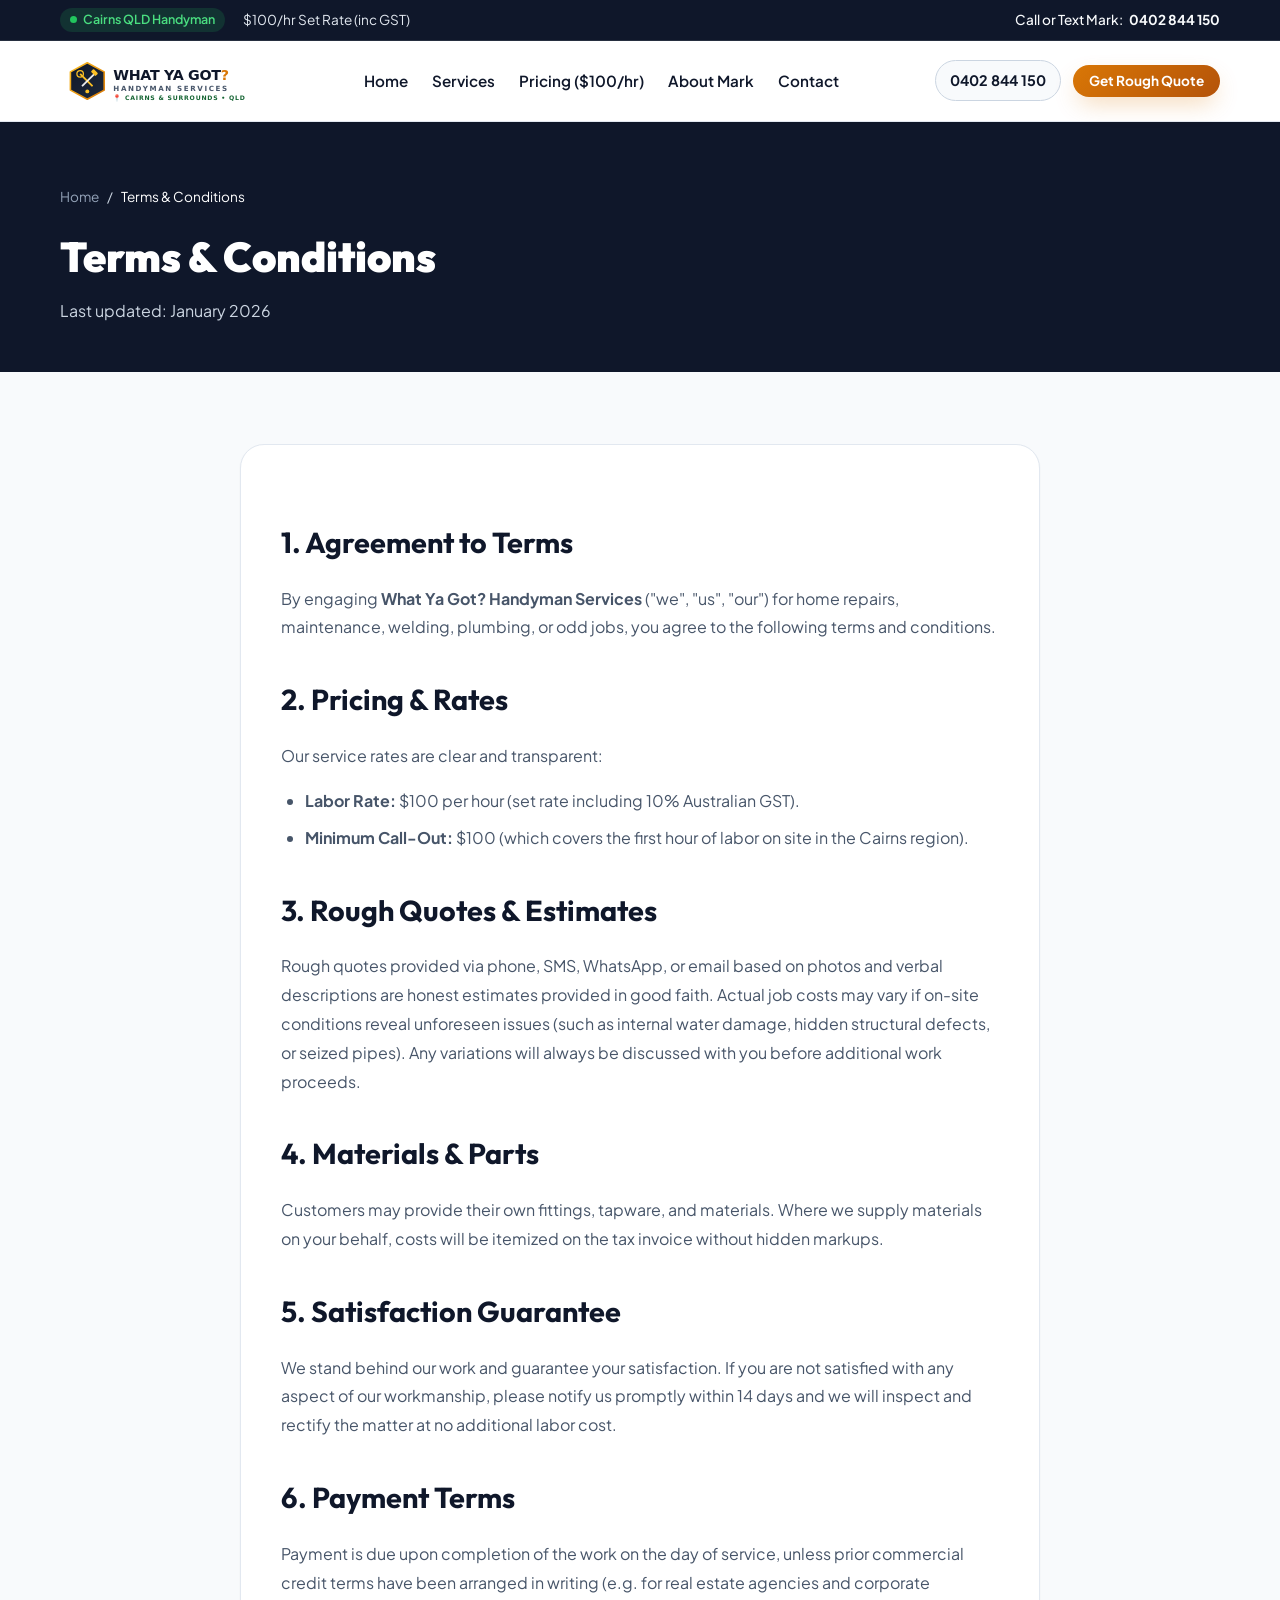
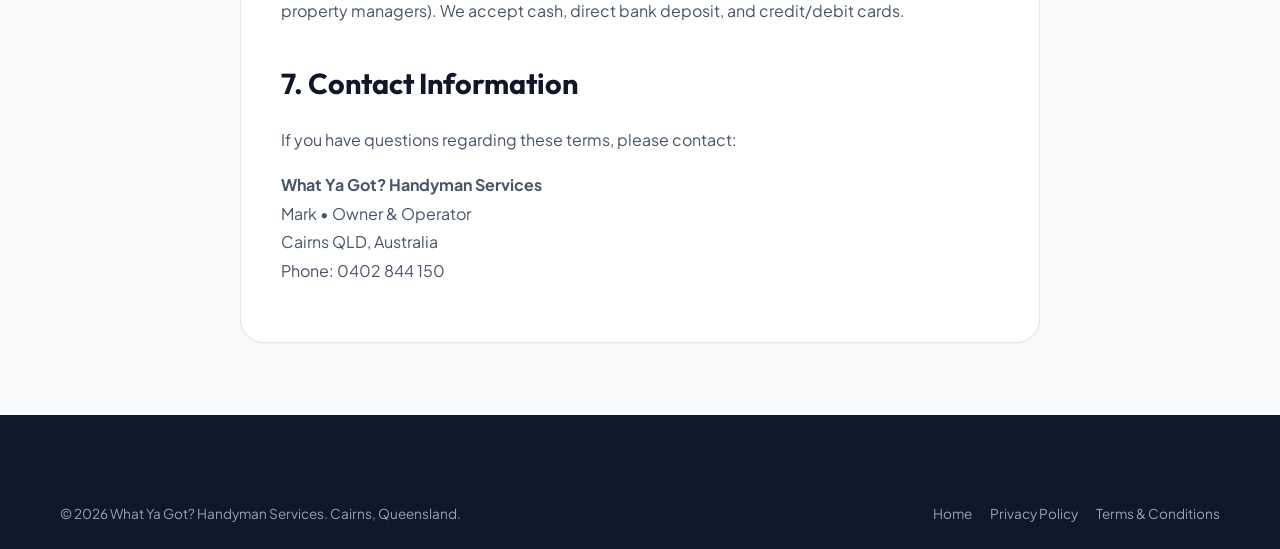
<file: terms.html>
<!DOCTYPE html>
<html lang="en">
<head>
  <meta charset="UTF-8">
  <meta name="viewport" content="width=device-width, initial-scale=1.0">
  <title>Terms &amp; Conditions | What Ya Got? Handyman Services</title>
  <meta name="description" content="Terms and conditions for What Ya Got? Handyman Services in Cairns QLD. Rates, quotes, satisfaction guarantee, and service policies.">
  <link rel="canonical" href="https://www.whatyagothandymanservices.com/terms.html">
  <link rel="preconnect" href="https://fonts.googleapis.com">
  <link rel="preconnect" href="https://fonts.gstatic.com" crossorigin>
  <link href="https://fonts.googleapis.com/css2?family=Outfit:wght@600;700;800;900&family=Plus+Jakarta+Sans:wght@400;500;600;700;800&display=swap" rel="stylesheet">
  <link rel="stylesheet" href="assets/css/style.css">
  <link rel="icon" type="image/svg+xml" href="assets/images/logo.svg">
</head>
<body>

  <!-- Top Bar -->
  <div class="top-bar">
    <div class="container">
      <div class="top-bar-left">
        <span class="badge-status"><span class="pulse-dot"></span> Cairns QLD Handyman</span>
        <span>$100/hr Set Rate (inc GST)</span>
      </div>
      <div class="top-bar-right">
        <a href="tel:0402844150">Call or Text Mark: <strong>0402 844 150</strong></a>
      </div>
    </div>
  </div>

  <!-- Header -->
  <header class="site-header">
    <div class="container">
      <div class="header-inner">
        <a href="index.html" class="logo-link">
          <img src="assets/images/logo.svg" alt="What Ya Got? Handyman Services Cairns" class="logo-img" width="300" height="75">
        </a>
        <nav class="nav-desktop">
          <a href="index.html" class="nav-link">Home</a>
          <a href="services.html" class="nav-link">Services</a>
          <a href="pricing.html" class="nav-link">Pricing ($100/hr)</a>
          <a href="about.html" class="nav-link">About Mark</a>
          <a href="contact.html" class="nav-link">Contact</a>
        </nav>
        <div class="header-actions">
          <a href="tel:0402844150" class="btn-phone-header">
            <span>0402&nbsp;844&nbsp;150</span>
          </a>
          <a href="book-online.html" class="btn btn-sm btn-primary">Get Rough Quote</a>
        </div>
      </div>
    </div>
  </header>

  <main>
    <section style="background:var(--primary); color:#FFFFFF; padding:48px 0;">
      <div class="container">
        <div class="breadcrumbs">
          <ol>
            <li><a href="index.html" style="color:#94A3B8;">Home</a></li>
            <li style="color:#FFFFFF;">Terms &amp; Conditions</li>
          </ol>
        </div>
        <h1 style="font-family:var(--font-heading); font-size:2.6rem; font-weight:900; margin-bottom:8px;">
          Terms &amp; Conditions
        </h1>
        <p style="color:#CBD5E1; font-size:1rem;">Last updated: January 2026</p>
      </div>
    </section>

    <section class="section">
      <div class="container">
        <div class="content-prose" style="max-width:800px; margin:0 auto; background:#FFFFFF; padding:40px; border-radius:var(--radius-xl); border:1px solid var(--surface-border); box-shadow:var(--shadow-sm);">
          <h2>1. Agreement to Terms</h2>
          <p>
            By engaging <strong>What Ya Got? Handyman Services</strong> ("we", "us", "our") for home repairs, maintenance, welding, plumbing, or odd jobs, you agree to the following terms and conditions.
          </p>

          <h2>2. Pricing &amp; Rates</h2>
          <p>Our service rates are clear and transparent:</p>
          <ul>
            <li><strong>Labor Rate:</strong> $100 per hour (set rate including 10% Australian GST).</li>
            <li><strong>Minimum Call-Out:</strong> $100 (which covers the first hour of labor on site in the Cairns region).</li>
          </ul>

          <h2>3. Rough Quotes &amp; Estimates</h2>
          <p>
            Rough quotes provided via phone, SMS, WhatsApp, or email based on photos and verbal descriptions are honest estimates provided in good faith. Actual job costs may vary if on-site conditions reveal unforeseen issues (such as internal water damage, hidden structural defects, or seized pipes). Any variations will always be discussed with you before additional work proceeds.
          </p>

          <h2>4. Materials &amp; Parts</h2>
          <p>
            Customers may provide their own fittings, tapware, and materials. Where we supply materials on your behalf, costs will be itemized on the tax invoice without hidden markups.
          </p>

          <h2>5. Satisfaction Guarantee</h2>
          <p>
            We stand behind our work and guarantee your satisfaction. If you are not satisfied with any aspect of our workmanship, please notify us promptly within 14 days and we will inspect and rectify the matter at no additional labor cost.
          </p>

          <h2>6. Payment Terms</h2>
          <p>
            Payment is due upon completion of the work on the day of service, unless prior commercial credit terms have been arranged in writing (e.g. for real estate agencies and corporate property managers). We accept cash, direct bank deposit, and credit/debit cards.
          </p>

          <h2>7. Contact Information</h2>
          <p>
            If you have questions regarding these terms, please contact:
          </p>
          <p>
            <strong>What Ya Got? Handyman Services</strong><br>
            Mark • Owner &amp; Operator<br>
            Cairns QLD, Australia<br>
            Phone: <a href="tel:0402844150">0402 844 150</a>
          </p>
        </div>
      </div>
    </section>
  </main>

  <footer class="site-footer">
    <div class="container">
      <div class="footer-bottom">
        <div>&copy; 2026 What Ya Got? Handyman Services. Cairns, Queensland.</div>
        <div class="footer-bottom-links">
          <a href="index.html">Home</a>
          <a href="privacy-policy.html">Privacy Policy</a>
          <a href="terms.html">Terms &amp; Conditions</a>
        </div>
      </div>
    </div>
  </footer>

  <script src="assets/js/main.js"></script>
</body>
</html>
</file>
<file: assets/css/style.css>
/* ==========================================================================
   WHAT YA GOT? HANDYMAN SERVICES - CAIRNS QLD
   High-Performance, SEO-Optimized Responsive Stylesheet
   ========================================================================== */

:root {
  /* Brand Color Palette */
  --primary: #0F172A;          /* Deep Slate / Midnight Navy */
  --primary-light: #1E293B;
  --primary-subtle: #334155;
  
  --accent: #D97706;           /* Tradesman Gold / Amber */
  --accent-light: #F59E0B;
  --accent-pale: #FEF3C7;
  --accent-dark: #B45309;
  
  --success: #15803D;          /* Forest Workman Green */
  --success-light: #DCFCE7;
  --success-dark: #166534;

  --surface: #FFFFFF;
  --surface-alt: #F8FAFC;
  --surface-card: #FFFFFF;
  --surface-border: #E2E8F0;
  --surface-border-strong: #CBD5E1;

  --text-main: #0F172A;
  --text-muted: #475569;
  --text-light: #64748B;
  --text-inverse: #FFFFFF;

  /* Typography */
  --font-heading: 'Outfit', -apple-system, BlinkMacSystemFont, 'Segoe UI', Roboto, sans-serif;
  --font-body: 'Plus Jakarta Sans', -apple-system, BlinkMacSystemFont, 'Segoe UI', Roboto, sans-serif;

  /* Shadows */
  --shadow-sm: 0 1px 2px 0 rgba(0, 0, 0, 0.05);
  --shadow-md: 0 4px 6px -1px rgba(0, 0, 0, 0.1), 0 2px 4px -2px rgba(0, 0, 0, 0.1);
  --shadow-lg: 0 10px 15px -3px rgba(0, 0, 0, 0.1), 0 4px 6px -4px rgba(0, 0, 0, 0.1);
  --shadow-xl: 0 20px 25px -5px rgba(0, 0, 0, 0.1), 0 8px 10px -6px rgba(0, 0, 0, 0.1);
  --shadow-accent: 0 10px 25px -5px rgba(217, 119, 6, 0.3);

  /* Radius */
  --radius-sm: 6px;
  --radius-md: 10px;
  --radius-lg: 16px;
  --radius-xl: 24px;
  --radius-full: 9999px;

  /* Layout */
  --max-w: 1200px;
  --header-height: 80px;
  --transition-fast: 0.15s ease;
  --transition-normal: 0.25s ease;
}

/* CSS Reset & Defaults */
*, *::before, *::after {
  box-sizing: border-box;
  margin: 0;
  padding: 0;
}

html {
  scroll-behavior: smooth;
  font-size: 16px;
  -webkit-text-size-adjust: 100%;
}

body {
  font-family: var(--font-body);
  color: var(--text-main);
  background-color: var(--surface-alt);
  line-height: 1.6;
  -webkit-font-smoothing: antialiased;
  -moz-osx-font-smoothing: grayscale;
  padding-bottom: 72px; /* Space for mobile bottom bar */
}

@media (min-width: 992px) {
  body {
    padding-bottom: 0;
  }
}

img, svg {
  display: block;
  max-width: 100%;
  height: auto;
}

a {
  color: inherit;
  text-decoration: none;
  transition: color var(--transition-fast);
}

button, input, select, textarea {
  font: inherit;
}

button {
  cursor: pointer;
  border: none;
  background: none;
}

ul, ol {
  list-style: none;
}

/* Layout Container */
.container {
  width: 100%;
  max-width: var(--max-w);
  margin-left: auto;
  margin-right: auto;
  padding-left: 20px;
  padding-right: 20px;
}

/* Top Urgency / Info Bar */
.top-bar {
  background: var(--primary);
  color: #E2E8F0;
  font-size: 0.85rem;
  padding: 8px 0;
  border-bottom: 1px solid rgba(255, 255, 255, 0.1);
}

.top-bar .container {
  display: flex;
  justify-content: space-between;
  align-items: center;
  flex-wrap: wrap;
  gap: 10px;
}

.top-bar-left, .top-bar-right {
  display: flex;
  align-items: center;
  gap: 18px;
}

.top-bar a {
  display: inline-flex;
  align-items: center;
  gap: 6px;
  color: #F8FAFC;
  font-weight: 500;
}

.top-bar a:hover {
  color: var(--accent-light);
}

.badge-status {
  display: inline-flex;
  align-items: center;
  gap: 6px;
  background: rgba(34, 197, 94, 0.15);
  color: #4ADE80;
  padding: 2px 10px;
  border-radius: var(--radius-full);
  font-weight: 600;
  font-size: 0.78rem;
}

.pulse-dot {
  width: 7px;
  height: 7px;
  background-color: #22C55E;
  border-radius: 50%;
  box-shadow: 0 0 0 0 rgba(34, 197, 94, 0.7);
  animation: pulse-ring 2s infinite;
}

@keyframes pulse-ring {
  0% { transform: scale(0.95); box-shadow: 0 0 0 0 rgba(34, 197, 94, 0.7); }
  70% { transform: scale(1); box-shadow: 0 0 0 6px rgba(34, 197, 94, 0); }
  100% { transform: scale(0.95); box-shadow: 0 0 0 0 rgba(34, 197, 94, 0); }
}

/* Header & Navigation */
.site-header {
  position: sticky;
  top: 0;
  z-index: 1000;
  background: rgba(255, 255, 255, 0.98);
  backdrop-filter: blur(12px);
  border-bottom: 1px solid var(--surface-border);
  box-shadow: var(--shadow-sm);
  transition: all var(--transition-normal);
}

.header-inner {
  display: flex;
  justify-content: space-between;
  align-items: center;
  height: var(--header-height);
}

.logo-link {
  display: flex;
  align-items: center;
}

.logo-img {
  height: 52px;
  width: auto;
}

.nav-desktop {
  display: none;
}

@media (min-width: 992px) {
  .nav-desktop {
    display: flex;
    align-items: center;
    gap: 16px;
  }
}

@media (min-width: 1200px) {
  .nav-desktop {
    gap: 24px;
  }
}

.nav-link {
  font-weight: 600;
  font-size: 0.95rem;
  color: var(--text-main);
  position: relative;
  padding: 6px 0;
  white-space: nowrap;
}

.nav-link:hover, .nav-link.active {
  color: var(--accent);
}

.nav-link.active::after {
  content: '';
  position: absolute;
  bottom: 0;
  left: 0;
  right: 0;
  height: 2.5px;
  background-color: var(--accent);
  border-radius: var(--radius-full);
}

.header-actions {
  display: flex;
  align-items: center;
  gap: 12px;
  flex-shrink: 0;
}

.btn-phone-header {
  display: none;
}

@media (min-width: 640px) {
  .btn-phone-header {
    display: inline-flex;
    align-items: center;
    gap: 8px;
    background: var(--surface-alt);
    border: 1.5px solid var(--surface-border-strong);
    padding: 8px 14px;
    border-radius: var(--radius-full);
    font-weight: 700;
    color: var(--primary);
    font-size: 0.9rem;
    white-space: nowrap;
    flex-shrink: 0;
    transition: all var(--transition-fast);
  }
  .btn-phone-header span {
    white-space: nowrap;
  }
  .btn-phone-header:hover {
    border-color: var(--accent);
    color: var(--accent-dark);
    background: #FFF;
    box-shadow: var(--shadow-sm);
  }
}

.hamburger-btn {
  display: flex;
  flex-direction: column;
  justify-content: center;
  gap: 5px;
  width: 40px;
  height: 40px;
  padding: 8px;
  border-radius: var(--radius-sm);
  background: var(--surface-alt);
}

@media (min-width: 992px) {
  .hamburger-btn {
    display: none;
  }
}

.hamburger-line {
  width: 100%;
  height: 2.5px;
  background-color: var(--primary);
  border-radius: 2px;
  transition: transform var(--transition-fast), opacity var(--transition-fast);
}

/* Mobile Nav Drawer */
.mobile-nav {
  display: none;
  position: fixed;
  top: 0;
  left: 0;
  width: 100%;
  height: 100vh;
  background: rgba(15, 23, 42, 0.6);
  z-index: 1001;
  opacity: 0;
  pointer-events: none;
  transition: opacity var(--transition-normal);
}

.mobile-nav.open {
  display: block;
  opacity: 1;
  pointer-events: auto;
}

.mobile-nav-panel {
  position: absolute;
  top: 0;
  right: 0;
  width: 82%;
  max-width: 340px;
  height: 100%;
  background: #FFFFFF;
  padding: 24px;
  display: flex;
  flex-direction: column;
  gap: 20px;
  box-shadow: var(--shadow-xl);
  transform: translateX(100%);
  transition: transform var(--transition-normal);
  overflow-y: auto;
}

.mobile-nav.open .mobile-nav-panel {
  transform: translateX(0);
}

.mobile-nav-header {
  display: flex;
  justify-content: space-between;
  align-items: center;
  border-bottom: 1px solid var(--surface-border);
  padding-bottom: 16px;
}

.mobile-close-btn {
  font-size: 1.8rem;
  line-height: 1;
  color: var(--text-muted);
}

.mobile-nav-links {
  display: flex;
  flex-direction: column;
  gap: 14px;
}

.mobile-nav-link {
  font-size: 1.1rem;
  font-weight: 600;
  padding: 8px 0;
  border-bottom: 1px solid var(--surface-border);
  display: flex;
  justify-content: space-between;
  align-items: center;
}

/* Buttons */
.btn {
  display: inline-flex;
  align-items: center;
  justify-content: center;
  gap: 8px;
  font-family: var(--font-body);
  font-weight: 700;
  padding: 12px 24px;
  border-radius: var(--radius-full);
  transition: all var(--transition-normal);
  text-align: center;
  line-height: 1.2;
}

.btn-primary {
  background: linear-gradient(135deg, var(--accent) 0%, #B45309 100%);
  color: #FFFFFF;
  box-shadow: var(--shadow-accent);
}

.btn-primary:hover {
  background: linear-gradient(135deg, var(--accent-light) 0%, var(--accent) 100%);
  transform: translateY(-2px);
  box-shadow: 0 12px 24px -6px rgba(217, 119, 6, 0.4);
}

.btn-secondary {
  background: var(--primary);
  color: #FFFFFF;
}

.btn-secondary:hover {
  background: var(--primary-light);
  transform: translateY(-2px);
  box-shadow: var(--shadow-md);
}

.btn-outline {
  border: 2px solid var(--primary);
  color: var(--primary);
  background: transparent;
}

.btn-outline:hover {
  background: var(--primary);
  color: #FFFFFF;
}

.btn-sm {
  padding: 8px 16px;
  font-size: 0.85rem;
}

.btn-lg {
  padding: 15px 32px;
  font-size: 1.05rem;
}

.btn-full {
  width: 100%;
}

.btn-whatsapp {
  background-color: #25D366;
  color: #FFFFFF;
}

.btn-whatsapp:hover {
  background-color: #20BA5A;
  color: #FFFFFF;
}

/* Hero Section */
.hero {
  position: relative;
  background: linear-gradient(180deg, #FFFFFF 0%, var(--surface-alt) 100%);
  padding: 48px 0 64px;
  overflow: hidden;
}

.hero-grid {
  display: grid;
  grid-template-columns: 1fr;
  gap: 40px;
  align-items: center;
}

@media (min-width: 992px) {
  .hero-grid {
    grid-template-columns: 1.15fr 0.85fr;
    gap: 56px;
  }
}

.hero-tag {
  display: inline-flex;
  align-items: center;
  gap: 8px;
  background: var(--accent-pale);
  color: var(--accent-dark);
  padding: 6px 14px;
  border-radius: var(--radius-full);
  font-weight: 700;
  font-size: 0.85rem;
  margin-bottom: 16px;
  border: 1px solid rgba(217, 119, 6, 0.2);
}

.hero-title {
  font-family: var(--font-heading);
  font-size: 2.5rem;
  font-weight: 900;
  line-height: 1.12;
  color: var(--primary);
  margin-bottom: 20px;
  letter-spacing: -0.02em;
}

@media (min-width: 768px) {
  .hero-title {
    font-size: 3.5rem;
  }
}

.hero-title .highlight {
  color: var(--accent);
  position: relative;
  display: inline-block;
}

.hero-description {
  font-size: 1.15rem;
  color: var(--text-muted);
  line-height: 1.7;
  margin-bottom: 28px;
}

.hero-actions {
  display: flex;
  flex-wrap: wrap;
  gap: 14px;
  margin-bottom: 32px;
}

.hero-features {
  display: grid;
  grid-template-columns: repeat(auto-fit, minmax(140px, 1fr));
  gap: 14px;
  padding-top: 24px;
  border-top: 1px solid var(--surface-border);
}

.hero-feat-item {
  display: flex;
  align-items: center;
  gap: 8px;
  font-weight: 600;
  font-size: 0.88rem;
  color: var(--primary);
}

.hero-feat-icon {
  width: 20px;
  height: 20px;
  color: var(--success);
  flex-shrink: 0;
}

/* Hero Media / Image */
.hero-media {
  position: relative;
}

.hero-image-card {
  position: relative;
  border-radius: var(--radius-xl);
  overflow: hidden;
  box-shadow: var(--shadow-xl);
  border: 6px solid #FFFFFF;
}

.hero-image {
  width: 100%;
  height: 480px;
  object-fit: cover;
  object-position: center top;
  display: block;
}

.hero-floating-badge {
  position: absolute;
  bottom: 20px;
  left: 20px;
  background: rgba(255, 255, 255, 0.95);
  backdrop-filter: blur(8px);
  padding: 12px 18px;
  border-radius: var(--radius-lg);
  box-shadow: var(--shadow-lg);
  border: 1px solid var(--surface-border);
  display: flex;
  align-items: center;
  gap: 12px;
}

.badge-avatar {
  width: 44px;
  height: 44px;
  border-radius: 50%;
  background: var(--accent-pale);
  display: flex;
  align-items: center;
  justify-content: center;
  color: var(--accent-dark);
  font-weight: 800;
  font-size: 1.2rem;
}

.badge-text-title {
  font-weight: 800;
  font-size: 0.92rem;
  color: var(--primary);
}

.badge-text-sub {
  font-size: 0.78rem;
  color: var(--text-muted);
}

/* Rates & Pricing Bar / Highlight */
.pricing-hero-strip {
  background: #FFFFFF;
  border: 2px solid var(--surface-border);
  border-radius: var(--radius-xl);
  padding: 24px;
  margin-top: 36px;
  box-shadow: var(--shadow-md);
  display: grid;
  grid-template-columns: 1fr;
  gap: 20px;
  max-width: 780px;
  margin-left: auto;
  margin-right: auto;
}

@media (min-width: 768px) {
  .pricing-hero-strip {
    grid-template-columns: repeat(2, 1fr);
    align-items: center;
  }
}

.price-box {
  text-align: center;
  padding: 12px;
  border-bottom: 1px solid var(--surface-border);
}

@media (min-width: 768px) {
  .price-box {
    border-bottom: none;
    border-right: 1px solid var(--surface-border);
  }
  .price-box:last-child {
    border-right: none;
  }
}

.price-amount {
  font-family: var(--font-heading);
  font-size: 2.2rem;
  font-weight: 900;
  color: var(--primary);
  line-height: 1;
  margin-bottom: 4px;
}

.price-amount span {
  font-size: 1rem;
  font-weight: 600;
  color: var(--text-light);
}

.price-label {
  font-size: 0.88rem;
  font-weight: 700;
  color: var(--text-muted);
  text-transform: uppercase;
  letter-spacing: 0.5px;
}

.price-sub {
  font-size: 0.8rem;
  color: var(--success);
  font-weight: 600;
  margin-top: 2px;
}

/* Sections General */
.section {
  padding: 72px 0;
}

.section-alt {
  background-color: #FFFFFF;
}

.section-dark {
  background-color: var(--primary);
  color: #FFFFFF;
}

.section-header {
  text-align: center;
  max-width: 720px;
  margin: 0 auto 52px;
}

.section-subtitle {
  text-transform: uppercase;
  font-weight: 800;
  font-size: 0.85rem;
  letter-spacing: 1.5px;
  color: var(--accent);
  margin-bottom: 8px;
}

.section-dark .section-subtitle {
  color: var(--accent-light);
}

.section-title {
  font-family: var(--font-heading);
  font-size: 2.2rem;
  font-weight: 900;
  color: var(--primary);
  line-height: 1.2;
  margin-bottom: 16px;
  letter-spacing: -0.01em;
}

@media (min-width: 768px) {
  .section-title {
    font-size: 2.8rem;
  }
}

.section-dark .section-title {
  color: #FFFFFF;
}

.section-desc {
  font-size: 1.1rem;
  color: var(--text-muted);
  line-height: 1.7;
}

.section-dark .section-desc {
  color: #CBD5E1;
}

/* Services Grid */
.services-grid {
  display: grid;
  grid-template-columns: 1fr;
  gap: 24px;
}

@media (min-width: 640px) {
  .services-grid {
    grid-template-columns: repeat(2, 1fr);
  }
}

@media (min-width: 1024px) {
  .services-grid {
    grid-template-columns: repeat(3, 1fr);
  }
}

.service-card {
  background: #FFFFFF;
  border: 1.5px solid var(--surface-border);
  border-radius: var(--radius-lg);
  padding: 30px;
  transition: all var(--transition-normal);
  display: flex;
  flex-direction: column;
  position: relative;
  overflow: hidden;
}

.service-card:hover {
  transform: translateY(-5px);
  border-color: var(--accent-light);
  box-shadow: var(--shadow-lg);
}

.service-icon-wrap {
  width: 58px;
  height: 58px;
  background: var(--surface-alt);
  border-radius: var(--radius-md);
  display: flex;
  align-items: center;
  justify-content: center;
  color: var(--accent-dark);
  margin-bottom: 20px;
  border: 1px solid var(--surface-border);
}

.service-card:hover .service-icon-wrap {
  background: var(--accent);
  color: #FFFFFF;
  border-color: var(--accent);
}

.service-title {
  font-family: var(--font-heading);
  font-size: 1.35rem;
  font-weight: 800;
  margin-bottom: 12px;
  color: var(--primary);
}

.service-text {
  font-size: 0.95rem;
  color: var(--text-muted);
  line-height: 1.6;
  margin-bottom: 18px;
  flex-grow: 1;
}

.service-list {
  margin-bottom: 20px;
  display: flex;
  flex-direction: column;
  gap: 8px;
}

.service-list-item {
  display: flex;
  align-items: center;
  gap: 8px;
  font-size: 0.88rem;
  color: var(--text-main);
  font-weight: 500;
}

.service-list-item svg {
  width: 16px;
  height: 16px;
  color: var(--success);
  flex-shrink: 0;
}

/* Callout Banner: "Brainstorm or Send Photos" */
.photo-callout-banner {
  background: linear-gradient(135deg, #1E293B 0%, #0F172A 100%);
  border-radius: var(--radius-xl);
  padding: 40px 30px;
  color: #FFFFFF;
  margin-top: 50px;
  position: relative;
  overflow: hidden;
  box-shadow: var(--shadow-xl);
  border: 2px solid rgba(255, 255, 255, 0.1);
}

.photo-callout-grid {
  display: grid;
  grid-template-columns: 1fr;
  gap: 28px;
  align-items: center;
}

@media (min-width: 860px) {
  .photo-callout-grid {
    grid-template-columns: 1.3fr 0.7fr;
  }
}

.photo-callout-title {
  font-family: var(--font-heading);
  font-size: 1.85rem;
  font-weight: 800;
  color: #FFFFFF;
  margin-bottom: 12px;
}

.photo-callout-title span {
  color: var(--accent-light);
}

.photo-callout-desc {
  color: #CBD5E1;
  font-size: 1.05rem;
  line-height: 1.6;
  margin-bottom: 20px;
}

.photo-actions {
  display: flex;
  flex-wrap: wrap;
  gap: 12px;
}

/* Pricing Section Details & Calculator */
.pricing-cards-grid {
  display: grid;
  grid-template-columns: 1fr;
  gap: 24px;
  max-width: 860px;
  margin: 0 auto;
}

@media (min-width: 768px) {
  .pricing-cards-grid {
    grid-template-columns: repeat(2, 1fr);
  }
}

.pricing-card {
  background: #FFFFFF;
  border-radius: var(--radius-xl);
  border: 2px solid var(--surface-border);
  padding: 36px 28px;
  display: flex;
  flex-direction: column;
  position: relative;
  transition: all var(--transition-normal);
}

.pricing-card.featured {
  border-color: var(--accent);
  box-shadow: var(--shadow-xl);
  transform: scale(1.02);
}

.popular-badge {
  position: absolute;
  top: -14px;
  left: 50%;
  transform: translateX(-50%);
  background: var(--accent);
  color: #FFFFFF;
  font-size: 0.78rem;
  font-weight: 800;
  padding: 4px 16px;
  border-radius: var(--radius-full);
  text-transform: uppercase;
  letter-spacing: 1px;
}

.pricing-card-header {
  margin-bottom: 24px;
  text-align: center;
}

.pricing-tier-name {
  font-family: var(--font-heading);
  font-size: 1.25rem;
  font-weight: 800;
  color: var(--primary);
  margin-bottom: 8px;
}

.pricing-card-price {
  font-family: var(--font-heading);
  font-size: 2.8rem;
  font-weight: 900;
  color: var(--primary);
  line-height: 1;
}

.pricing-card-price span {
  font-size: 1rem;
  font-weight: 600;
  color: var(--text-light);
}

.pricing-card-note {
  font-size: 0.85rem;
  font-weight: 600;
  color: var(--success);
  margin-top: 6px;
}

.pricing-card-features {
  display: flex;
  flex-direction: column;
  gap: 12px;
  margin-bottom: 30px;
  flex-grow: 1;
}

.pricing-feat-item {
  display: flex;
  align-items: flex-start;
  gap: 10px;
  font-size: 0.92rem;
  color: var(--text-muted);
}

.pricing-feat-item svg {
  width: 18px;
  height: 18px;
  color: var(--success);
  flex-shrink: 0;
  margin-top: 3px;
}

/* Interactive Calculator Box */
.calc-box {
  background: #FFFFFF;
  border: 2px solid var(--surface-border);
  border-radius: var(--radius-xl);
  padding: 36px;
  margin-top: 48px;
  box-shadow: var(--shadow-lg);
}

.calc-grid {
  display: grid;
  grid-template-columns: 1fr;
  gap: 32px;
}

@media (min-width: 860px) {
  .calc-grid {
    grid-template-columns: 1.2fr 0.8fr;
    align-items: center;
  }
}

.calc-form-group {
  margin-bottom: 20px;
}

.calc-label {
  display: block;
  font-weight: 700;
  font-size: 0.92rem;
  color: var(--primary);
  margin-bottom: 8px;
}

.calc-slider-wrap {
  display: flex;
  align-items: center;
  gap: 16px;
}

.calc-slider {
  flex-grow: 1;
  accent-color: var(--accent);
  height: 8px;
  border-radius: 4px;
}

.calc-slider-val {
  font-weight: 800;
  font-size: 1.2rem;
  color: var(--primary);
  min-width: 60px;
}

.calc-result-card {
  background: var(--surface-alt);
  border: 2px dashed var(--surface-border-strong);
  border-radius: var(--radius-lg);
  padding: 28px;
  text-align: center;
}

.calc-result-amount {
  font-family: var(--font-heading);
  font-size: 2.8rem;
  font-weight: 900;
  color: var(--accent-dark);
  line-height: 1;
  margin: 10px 0;
}

.calc-result-sub {
  font-size: 0.82rem;
  color: var(--text-light);
}

/* Guarantee & Quality Section */
.guarantee-wrap {
  display: grid;
  grid-template-columns: 1fr;
  gap: 40px;
  align-items: center;
}

@media (min-width: 860px) {
  .guarantee-wrap {
    grid-template-columns: 1fr 1fr;
  }
}

.guarantee-card {
  background: #FFFFFF;
  border: 2px solid #E2E8F0;
  border-radius: var(--radius-xl);
  padding: 36px;
  box-shadow: var(--shadow-lg);
}

.guarantee-badge-icon {
  width: 68px;
  height: 68px;
  background: var(--accent-pale);
  border-radius: 50%;
  display: flex;
  align-items: center;
  justify-content: center;
  color: var(--accent-dark);
  margin-bottom: 20px;
}

/* Suburbs Served / Cairns Region */
.suburbs-grid {
  display: flex;
  flex-wrap: wrap;
  gap: 8px;
  margin-top: 20px;
}

.suburb-tag {
  background: var(--surface-alt);
  border: 1px solid var(--surface-border);
  padding: 6px 14px;
  border-radius: var(--radius-full);
  font-size: 0.85rem;
  font-weight: 600;
  color: var(--primary);
  transition: all var(--transition-fast);
}

.suburb-tag:hover {
  background: var(--accent);
  color: #FFFFFF;
  border-color: var(--accent);
}

/* FAQ Accordion */
.faq-list {
  max-width: 800px;
  margin: 0 auto;
  display: flex;
  flex-direction: column;
  gap: 16px;
}

.faq-item {
  background: #FFFFFF;
  border: 1.5px solid var(--surface-border);
  border-radius: var(--radius-lg);
  overflow: hidden;
  transition: border-color var(--transition-fast);
}

.faq-item.active {
  border-color: var(--accent);
}

.faq-question {
  width: 100%;
  padding: 20px 24px;
  display: flex;
  justify-content: space-between;
  align-items: center;
  font-family: var(--font-heading);
  font-size: 1.1rem;
  font-weight: 700;
  color: var(--primary);
  text-align: left;
}

.faq-icon {
  transition: transform var(--transition-normal);
  color: var(--text-light);
  flex-shrink: 0;
}

.faq-item.active .faq-icon {
  transform: rotate(180deg);
  color: var(--accent);
}

.faq-answer {
  max-height: 0;
  overflow: hidden;
  transition: max-height 0.3s ease, padding 0.3s ease;
  padding: 0 24px;
  color: var(--text-muted);
  font-size: 0.95rem;
  line-height: 1.7;
}

.faq-item.active .faq-answer {
  max-height: 300px;
  padding-bottom: 20px;
}

/* Reviews / Testimonials */
.reviews-grid {
  display: grid;
  grid-template-columns: 1fr;
  gap: 24px;
}

@media (min-width: 768px) {
  .reviews-grid {
    grid-template-columns: repeat(3, 1fr);
  }
}

.review-card {
  background: #FFFFFF;
  border: 1px solid var(--surface-border);
  border-radius: var(--radius-lg);
  padding: 28px;
  box-shadow: var(--shadow-sm);
  display: flex;
  flex-direction: column;
}

.review-stars {
  display: flex;
  gap: 4px;
  color: #F59E0B;
  margin-bottom: 14px;
}

.review-text {
  font-size: 0.95rem;
  color: var(--text-muted);
  font-style: italic;
  line-height: 1.6;
  margin-bottom: 18px;
  flex-grow: 1;
}

.review-author {
  display: flex;
  align-items: center;
  gap: 12px;
  padding-top: 14px;
  border-top: 1px solid var(--surface-border);
}

.author-avatar {
  width: 38px;
  height: 38px;
  border-radius: 50%;
  background: var(--surface-alt);
  color: var(--primary);
  font-weight: 700;
  display: flex;
  align-items: center;
  justify-content: center;
  font-size: 0.85rem;
  border: 1px solid var(--surface-border);
}

.author-name {
  font-weight: 700;
  font-size: 0.9rem;
  color: var(--primary);
}

.author-loc {
  font-size: 0.78rem;
  color: var(--text-light);
}

/* Quote Request Modal / Form Section */
.quote-box {
  background: #FFFFFF;
  border-radius: var(--radius-xl);
  border: 2px solid var(--surface-border);
  padding: 36px 30px;
  box-shadow: var(--shadow-xl);
}

.form-grid {
  display: grid;
  grid-template-columns: 1fr;
  gap: 20px;
}

@media (min-width: 640px) {
  .form-grid {
    grid-template-columns: 1fr 1fr;
  }
  .form-grid .full-span {
    grid-column: span 2;
  }
}

.form-group {
  display: flex;
  flex-direction: column;
  gap: 6px;
}

.form-label {
  font-size: 0.88rem;
  font-weight: 700;
  color: var(--primary);
}

.form-input, .form-select, .form-textarea {
  width: 100%;
  padding: 12px 16px;
  border: 1.5px solid var(--surface-border-strong);
  border-radius: var(--radius-md);
  font-size: 0.95rem;
  color: var(--text-main);
  background: #FFFFFF;
  transition: border-color var(--transition-fast);
}

.form-input:focus, .form-select:focus, .form-textarea:focus {
  outline: none;
  border-color: var(--accent);
  box-shadow: 0 0 0 3px rgba(217, 119, 6, 0.15);
}

.file-dropzone {
  border: 2px dashed var(--surface-border-strong);
  border-radius: var(--radius-md);
  padding: 24px;
  text-align: center;
  background: var(--surface-alt);
  cursor: pointer;
  transition: all var(--transition-fast);
}

.file-dropzone:hover {
  border-color: var(--accent);
  background: var(--accent-pale);
}

.file-dropzone-icon {
  width: 36px;
  height: 36px;
  margin: 0 auto 10px;
  color: var(--accent-dark);
}

/* Footer */
.site-footer {
  background-color: var(--primary);
  color: #94A3B8;
  padding-top: 64px;
  font-size: 0.92rem;
}

.footer-grid {
  display: grid;
  grid-template-columns: 1fr;
  gap: 40px;
  padding-bottom: 50px;
  border-bottom: 1px solid rgba(255, 255, 255, 0.1);
}

@media (min-width: 640px) {
  .footer-grid {
    grid-template-columns: repeat(2, 1fr);
  }
}

@media (min-width: 1024px) {
  .footer-grid {
    grid-template-columns: 1.5fr 1fr 1fr 1.2fr;
  }
}

.footer-col-title {
  color: #FFFFFF;
  font-family: var(--font-heading);
  font-size: 1.1rem;
  font-weight: 800;
  margin-bottom: 18px;
  letter-spacing: 0.5px;
}

.footer-links {
  display: flex;
  flex-direction: column;
  gap: 10px;
}

.footer-links a:hover {
  color: #FFFFFF;
  text-decoration: underline;
}

.footer-contact-item {
  display: flex;
  align-items: flex-start;
  gap: 12px;
  margin-bottom: 14px;
  color: #CBD5E1;
}

.footer-contact-item svg {
  width: 20px;
  height: 20px;
  color: var(--accent-light);
  flex-shrink: 0;
  margin-top: 2px;
}

.footer-bottom {
  padding: 24px 0;
  font-size: 0.85rem;
  display: flex;
  flex-direction: column;
  gap: 12px;
  align-items: center;
  text-align: center;
}

@media (min-width: 768px) {
  .footer-bottom {
    flex-direction: row;
    justify-content: space-between;
    text-align: left;
  }
}

.footer-bottom-links {
  display: flex;
  gap: 18px;
}

.footer-bottom-links a:hover {
  color: #FFFFFF;
}

/* Mobile Fixed Action Bar (Sticky at bottom for mobile conversions) */
.mobile-sticky-bar {
  display: flex;
  position: fixed;
  bottom: 0;
  left: 0;
  right: 0;
  background: #FFFFFF;
  border-top: 1px solid var(--surface-border);
  box-shadow: 0 -4px 12px rgba(0, 0, 0, 0.08);
  z-index: 999;
  padding: 10px 16px;
  gap: 10px;
}

@media (min-width: 992px) {
  .mobile-sticky-bar {
    display: none;
  }
}

.mobile-sticky-bar .btn {
  flex: 1;
  padding: 11px 8px;
  font-size: 0.88rem;
  border-radius: var(--radius-md);
}

/* Breadcrumbs (SEO friendly) */
.breadcrumbs {
  padding: 16px 0;
  font-size: 0.85rem;
  color: var(--text-light);
}

.breadcrumbs ol {
  display: flex;
  align-items: center;
  flex-wrap: wrap;
  gap: 8px;
}

.breadcrumbs li:not(:last-child)::after {
  content: '/';
  margin-left: 8px;
  color: var(--surface-border-strong);
}

.breadcrumbs a {
  color: var(--text-muted);
}

.breadcrumbs a:hover {
  color: var(--accent);
}

/* Modal Popup for Instant Quotes */
.modal-overlay {
  display: none;
  position: fixed;
  top: 0;
  left: 0;
  width: 100%;
  height: 100%;
  background: rgba(15, 23, 42, 0.7);
  backdrop-filter: blur(4px);
  z-index: 2000;
  padding: 20px;
  overflow-y: auto;
  align-items: center;
  justify-content: center;
}

.modal-overlay.open {
  display: flex;
}

.modal-content {
  background: #FFFFFF;
  border-radius: var(--radius-xl);
  max-width: 600px;
  width: 100%;
  padding: 32px;
  position: relative;
  box-shadow: var(--shadow-xl);
  margin: auto;
}

.modal-close-btn {
  position: absolute;
  top: 20px;
  right: 20px;
  font-size: 1.5rem;
  line-height: 1;
  color: var(--text-light);
}

.modal-close-btn:hover {
  color: var(--primary);
}

/* SEO Content Blocks */
.content-prose {
  line-height: 1.8;
  color: var(--text-muted);
}

.content-prose h2 {
  font-family: var(--font-heading);
  color: var(--primary);
  font-size: 1.8rem;
  margin: 32px 0 16px;
}

.content-prose h3 {
  font-family: var(--font-heading);
  color: var(--primary);
  font-size: 1.35rem;
  margin: 24px 0 12px;
}

.content-prose p {
  margin-bottom: 16px;
}

.content-prose ul {
  list-style: disc;
  margin-left: 24px;
  margin-bottom: 20px;
}

.content-prose li {
  margin-bottom: 8px;
}
</file>
